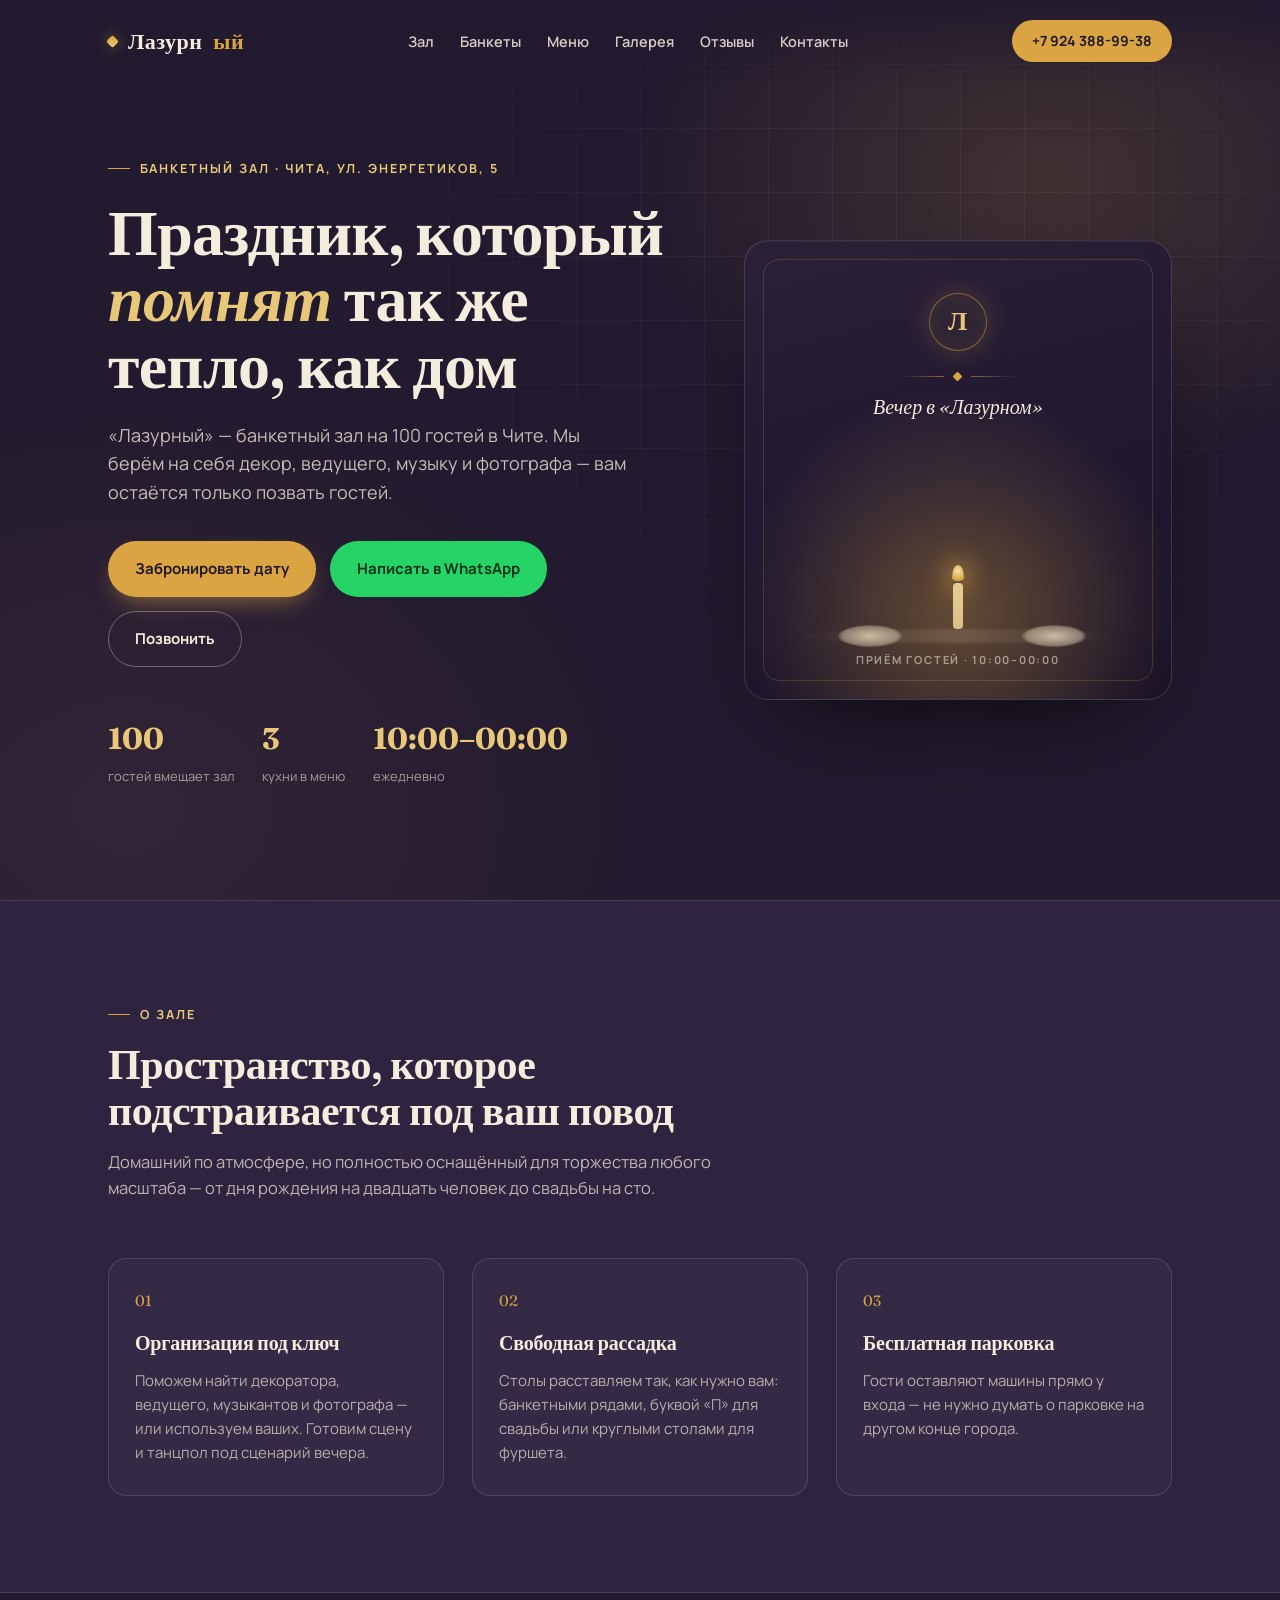
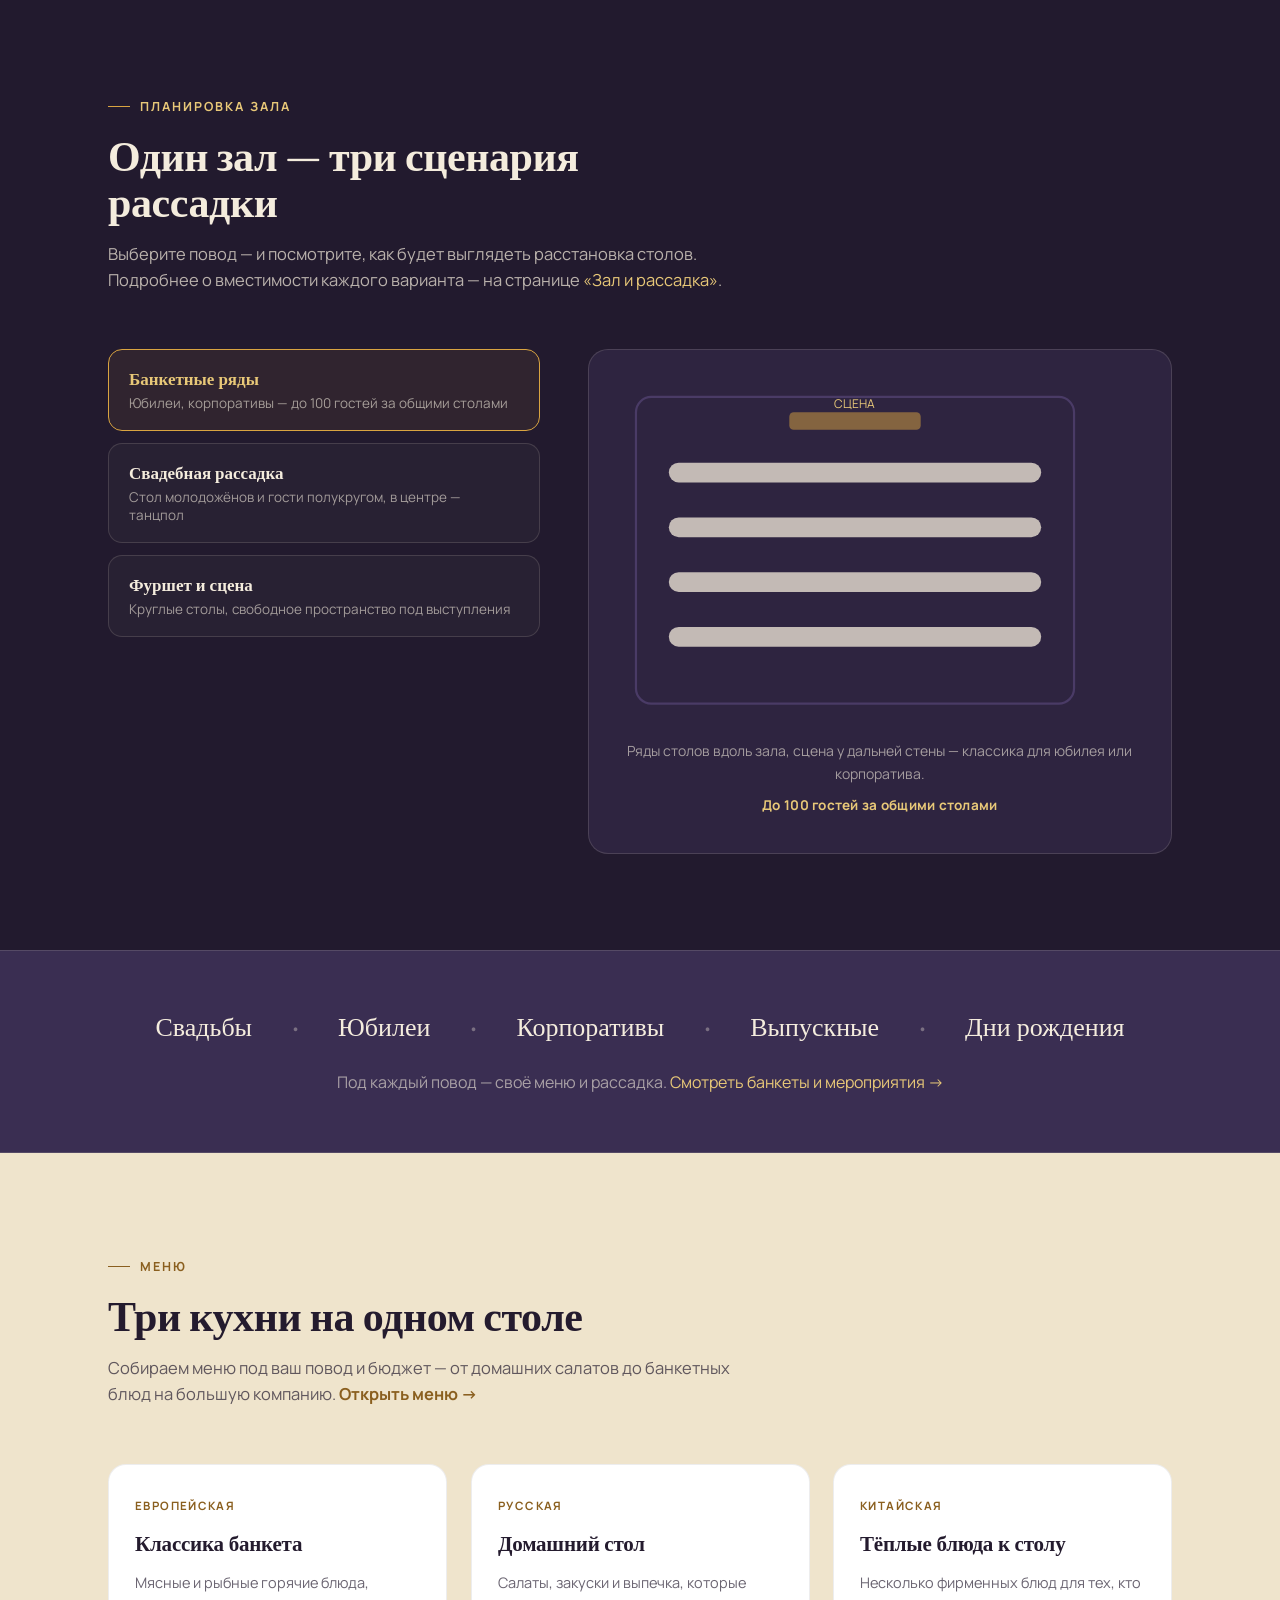
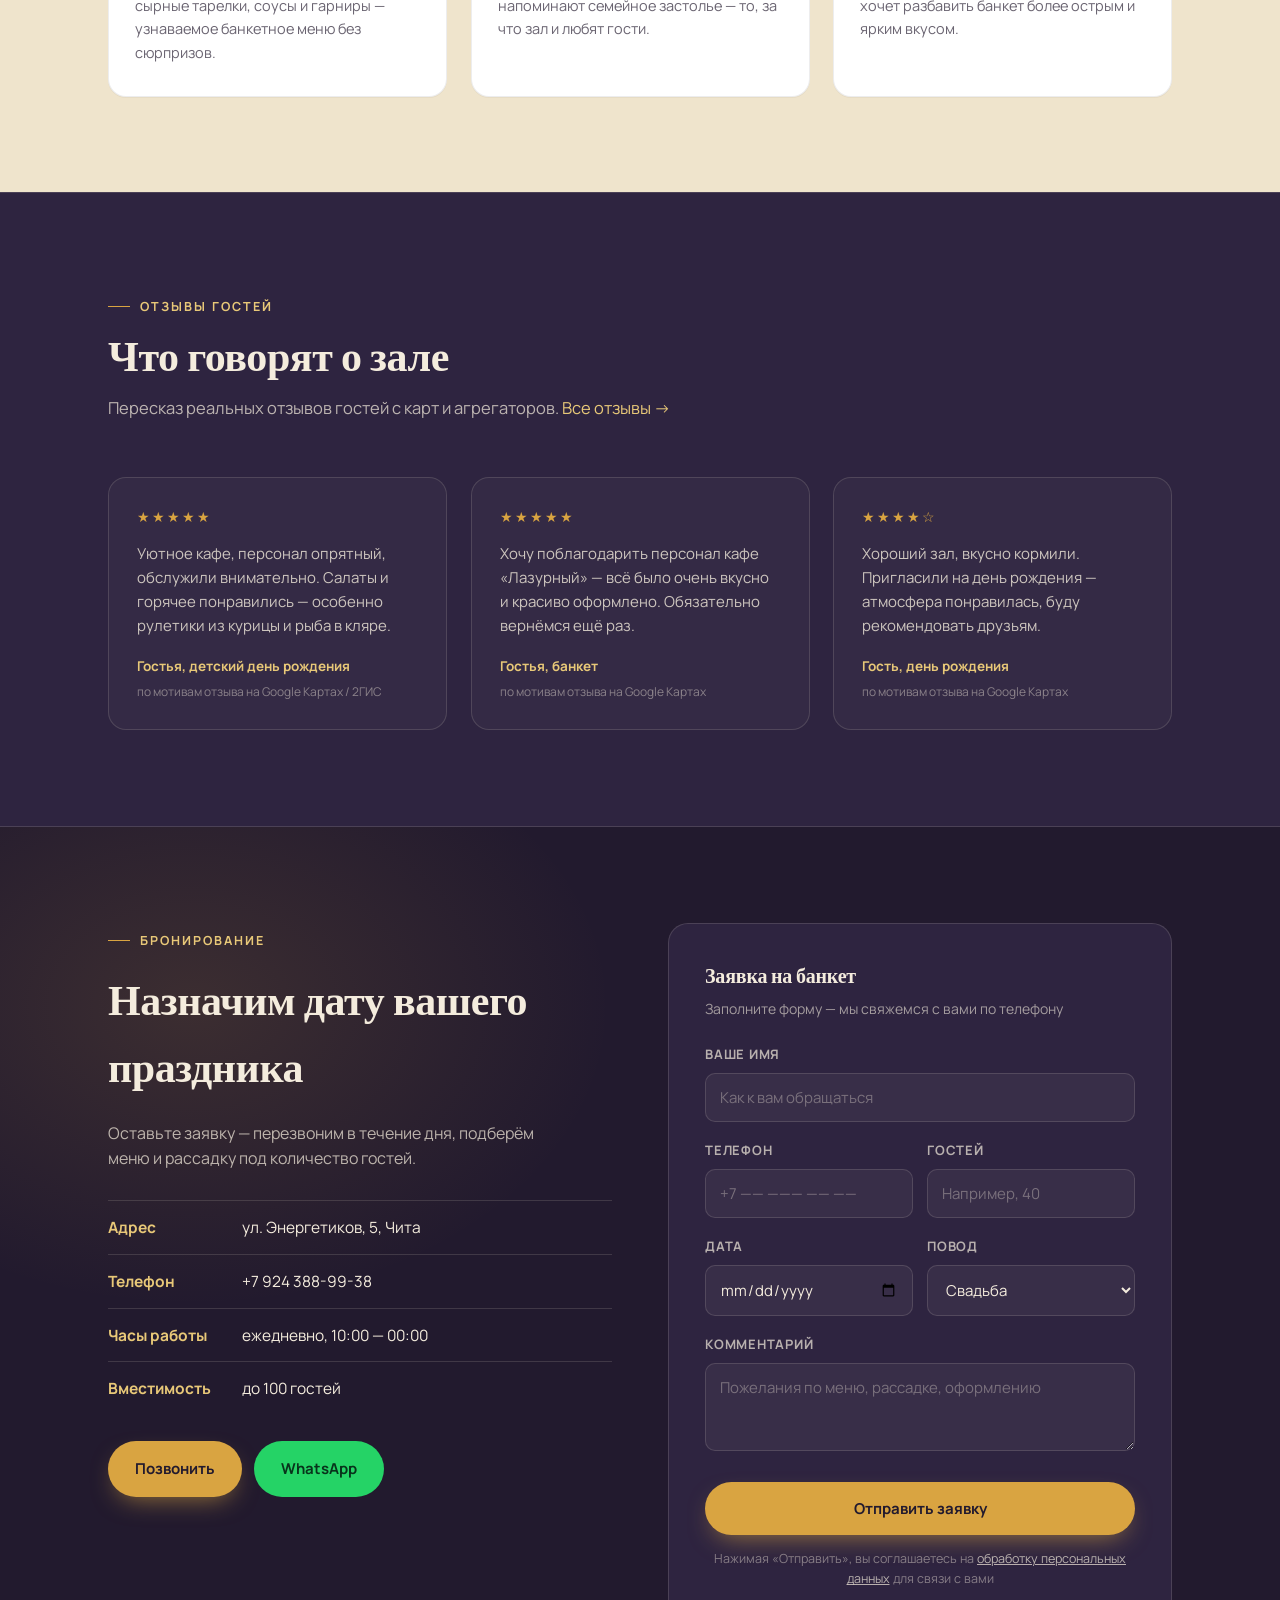
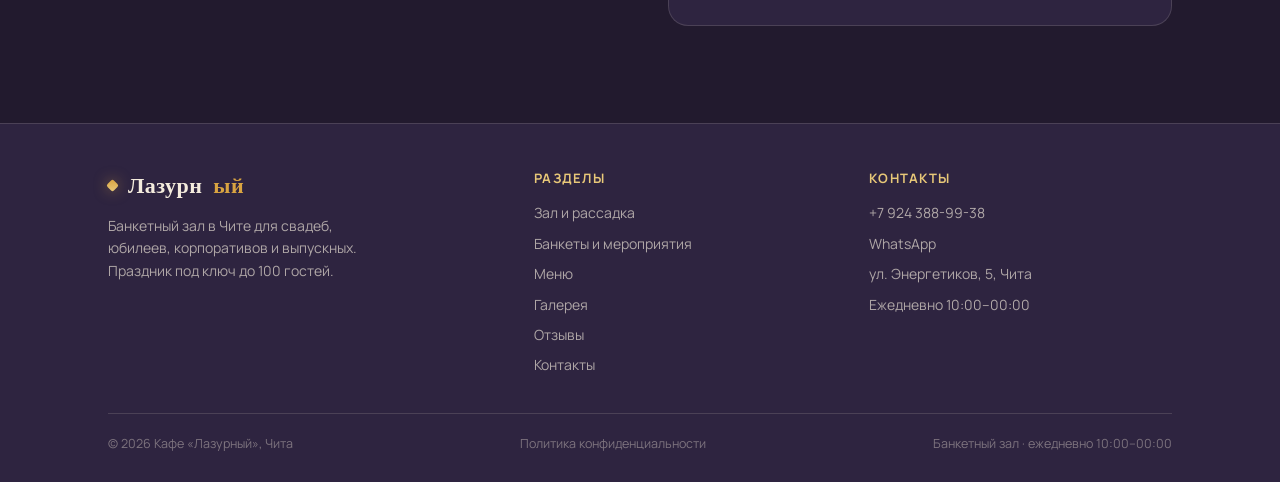
<file: index.html>
<!DOCTYPE html>
<html lang="ru">
<head>
<meta charset="UTF-8">
<meta name="viewport" content="width=device-width, initial-scale=1.0">
<title>Банкетный зал «Лазурный» в Чите — свадьбы, юбилеи, корпоративы до 100 гостей</title>
<meta name="description" content="Банкетный зал «Лазурный» в Чите, ул. Энергетиков, 5. До 100 гостей, три кухни, организация праздника под ключ: свадьбы, юбилеи, корпоративы, выпускные. Тел. +7 924 388-99-38.">
<link rel="canonical" href="https://lazurny-chita.ru/">
<meta name="theme-color" content="#221A2E">
<link rel="icon" href="/assets/favicon.svg" type="image/svg+xml">

<!-- Open Graph -->
<meta property="og:type" content="website">
<meta property="og:site_name" content="Банкетный зал «Лазурный»">
<meta property="og:title" content="Банкетный зал «Лазурный» в Чите — праздник под ключ">
<meta property="og:description" content="До 100 гостей, три кухни, декор, ведущий, музыканты и фотограф. ул. Энергетиков, 5, Чита.">
<meta property="og:url" content="https://lazurny-chita.ru/">
<meta property="og:image" content="https://lazurny-chita.ru/photos/exterior/exterior-facade.jpg">
<meta property="og:locale" content="ru_RU">
<meta name="twitter:card" content="summary_large_image">

<link rel="preconnect" href="https://fonts.googleapis.com">
<link rel="preconnect" href="https://fonts.gstatic.com" crossorigin>
<link href="https://fonts.googleapis.com/css2?family=Fraunces:opsz,wght@9..144,400;9..144,500;9..144,600;9..144,700&family=Manrope:wght@400;500;600;700;800&display=swap" rel="stylesheet">
<link rel="stylesheet" href="/assets/css/styles.css">

<!-- Schema.org: LocalBusiness / Restaurant -->
<script type="application/ld+json">
{
  "@context": "https://schema.org",
  "@type": "Restaurant",
  "name": "Кафе «Лазурный» — банкетный зал",
  "description": "Банкетный зал в Чите для свадеб, юбилеев, корпоративов и выпускных. Вместимость до 100 гостей, организация праздника под ключ.",
  "url": "https://lazurny-chita.ru/",
  "telephone": "+79243889938",
  "servesCuisine": ["Европейская", "Русская", "Китайская"],
  "priceRange": "₽₽",
  "maximumAttendeeCapacity": 100,
  "address": {
    "@type": "PostalAddress",
    "streetAddress": "улица Энергетиков, 5",
    "addressLocality": "Чита",
    "addressCountry": "RU"
  },
  "openingHoursSpecification": {
    "@type": "OpeningHoursSpecification",
    "dayOfWeek": ["Monday","Tuesday","Wednesday","Thursday","Friday","Saturday","Sunday"],
    "opens": "10:00",
    "closes": "00:00"
  },
  "amenityFeature": [
    { "@type": "LocationFeatureSpecification", "name": "Бесплатная парковка", "value": true },
    { "@type": "LocationFeatureSpecification", "name": "Сцена и танцпол", "value": true }
  ]
}
</script>
</head>
<body>
<a class="skip-link" href="#main">К основному содержанию</a>

<!-- ======= HEADER ======= -->
<header id="siteHeader">
  <div class="wrap nav">
    <a href="/" class="logo" aria-label="Лазурный — на главную">Лазурн<span>ый</span></a>
    <nav class="nav-links" id="navLinks" aria-label="Основная навигация">
      <a href="/hall.html">Зал</a>
      <a href="/banquets.html">Банкеты</a>
      <a href="/menu.html">Меню</a>
      <a href="/gallery.html">Галерея</a>
      <a href="/reviews.html">Отзывы</a>
      <a href="/contacts.html">Контакты</a>
    </nav>
    <div class="nav-right">
      <a class="nav-cta" href="tel:+79243889938">+7 924 388-99-38</a>
      <button class="burger" aria-label="Меню" aria-expanded="false" aria-controls="navLinks">
        <span></span><span></span><span></span>
      </button>
    </div>
  </div>
</header>

<main id="main">

<!-- ======= HERO ======= -->
<section class="hero">
  <div class="wrap hero-grid">
    <div>
      <span class="eyebrow">Банкетный зал · Чита, ул. Энергетиков, 5</span>
      <h1>Праздник, который <em>помнят</em> так же тепло, как дом</h1>
      <p class="lead">«Лазурный» — банкетный зал на 100 гостей в Чите. Мы берём на себя декор, ведущего, музыку и фотографа — вам остаётся только позвать гостей.</p>
      <div class="hero-ctas">
        <a href="/contacts.html" class="btn btn-primary">Забронировать дату</a>
        <a href="https://wa.me/79243889938" class="btn btn-wa" target="_blank" rel="noopener">Написать в WhatsApp</a>
        <a href="tel:+79243889938" class="btn btn-ghost">Позвонить</a>
      </div>
      <div class="hero-stats">
        <div class="stat"><b>100</b><span>гостей вмещает зал</span></div>
        <div class="stat"><b>3</b><span>кухни в меню</span></div>
        <div class="stat"><b>10:00–00:00</b><span>ежедневно</span></div>
      </div>
    </div>
    <div class="scene" aria-hidden="true">
      <div class="scene-frame"></div>
      <div class="scene-crest">Л</div>
      <div class="scene-divider"><span class="scene-diamond"></span></div>
      <div class="scene-title">Вечер в «Лазурном»</div>
      <div class="table-setting"></div>
      <div class="plate p1"></div>
      <div class="plate p2"></div>
      <div class="candle"></div>
      <div class="flame"></div>
      <div class="scene-caption-bottom">Приём гостей · 10:00–00:00</div>
    </div>
  </div>
</section>

<!-- ======= ABOUT ======= -->
<section class="about" id="about">
  <div class="wrap">
    <div class="section-head">
      <span class="eyebrow">О зале</span>
      <h2>Пространство, которое подстраивается под ваш повод</h2>
      <p>Домашний по атмосфере, но полностью оснащённый для торжества любого масштаба — от дня рождения на двадцать человек до свадьбы на сто.</p>
    </div>
    <div class="about-grid">
      <div class="about-card">
        <span class="num">01</span>
        <h3>Организация под ключ</h3>
        <p>Поможем найти декоратора, ведущего, музыкантов и фотографа — или используем ваших. Готовим сцену и танцпол под сценарий вечера.</p>
      </div>
      <div class="about-card">
        <span class="num">02</span>
        <h3>Свободная рассадка</h3>
        <p>Столы расставляем так, как нужно вам: банкетными рядами, буквой «П» для свадьбы или круглыми столами для фуршета.</p>
      </div>
      <div class="about-card">
        <span class="num">03</span>
        <h3>Бесплатная парковка</h3>
        <p>Гости оставляют машины прямо у входа — не нужно думать о парковке на другом конце города.</p>
      </div>
    </div>
  </div>
</section>

<!-- ======= CONFIGURATOR (мини) ======= -->
<section class="configurator" id="config">
  <div class="wrap">
    <div class="section-head">
      <span class="eyebrow">Планировка зала</span>
      <h2>Один зал — три сценария рассадки</h2>
      <p>Выберите повод — и посмотрите, как будет выглядеть расстановка столов. Подробнее о вместимости каждого варианта — на странице <a href="/hall.html" style="color:var(--gold-soft)">«Зал и рассадка»</a>.</p>
    </div>
    <div class="config-shell">
      <div class="config-tabs" role="tablist" aria-label="Сценарии рассадки">
        <button class="config-tab active" data-target="banquet" role="tab" aria-selected="true">
          <b>Банкетные ряды</b>
          <span>Юбилеи, корпоративы — до 100 гостей за общими столами</span>
        </button>
        <button class="config-tab" data-target="wedding" role="tab" aria-selected="false">
          <b>Свадебная рассадка</b>
          <span>Стол молодожёнов и гости полукругом, в центре — танцпол</span>
        </button>
        <button class="config-tab" data-target="buffet" role="tab" aria-selected="false">
          <b>Фуршет и сцена</b>
          <span>Круглые столы, свободное пространство под выступления</span>
        </button>
      </div>
      <div class="config-stage">
        <div>
          <div id="stageArt"></div>
          <p class="config-caption" id="stageCaption"></p>
          <p class="config-capacity" id="stageCapacity"></p>
        </div>
      </div>
    </div>
  </div>
</section>

<!-- ======= OCCASIONS ======= -->
<section class="occasions">
  <div class="wrap">
    <div class="occ-row">
      <b>Свадьбы</b><span>·</span>
      <b>Юбилеи</b><span>·</span>
      <b>Корпоративы</b><span>·</span>
      <b>Выпускные</b><span>·</span>
      <b>Дни рождения</b>
    </div>
    <p class="center muted" style="margin-top:22px;">Под каждый повод — своё меню и рассадка. <a href="/banquets.html" style="color:var(--gold-soft)">Смотреть банкеты и мероприятия →</a></p>
  </div>
</section>

<!-- ======= CUISINE ======= -->
<section class="cuisine" id="cuisine">
  <div class="wrap">
    <div class="section-head">
      <span class="eyebrow">Меню</span>
      <h2>Три кухни на одном столе</h2>
      <p>Собираем меню под ваш повод и бюджет — от домашних салатов до банкетных блюд на большую компанию. <a href="/menu.html" style="color:#8a5f1f; font-weight:700;">Открыть меню →</a></p>
    </div>
    <div class="cuisine-grid">
      <div class="cuisine-card">
        <span class="tag">Европейская</span>
        <h3>Классика банкета</h3>
        <p>Мясные и рыбные горячие блюда, сырные тарелки, соусы и гарниры — узнаваемое банкетное меню без сюрпризов.</p>
      </div>
      <div class="cuisine-card">
        <span class="tag">Русская</span>
        <h3>Домашний стол</h3>
        <p>Салаты, закуски и выпечка, которые напоминают семейное застолье — то, за что зал и любят гости.</p>
      </div>
      <div class="cuisine-card">
        <span class="tag">Китайская</span>
        <h3>Тёплые блюда к столу</h3>
        <p>Несколько фирменных блюд для тех, кто хочет разбавить банкет более острым и ярким вкусом.</p>
      </div>
    </div>
  </div>
</section>

<!-- ======= TESTIMONIALS ======= -->
<section class="testimonials" id="reviews">
  <div class="wrap">
    <div class="section-head">
      <span class="eyebrow">Отзывы гостей</span>
      <h2>Что говорят о зале</h2>
      <p>Пересказ реальных отзывов гостей с карт и агрегаторов. <a href="/reviews.html" style="color:var(--gold-soft)">Все отзывы →</a></p>
    </div>
    <div class="t-grid">
      <div class="t-card">
        <div class="t-stars" aria-label="Оценка 5 из 5">★★★★★</div>
        <p>Уютное кафе, персонал опрятный, обслужили внимательно. Салаты и горячее понравились — особенно рулетики из курицы и рыба в кляре.</p>
        <div class="t-name">Гостья, детский день рождения</div>
        <div class="t-source">по мотивам отзыва на Google Картах / 2ГИС</div>
      </div>
      <div class="t-card">
        <div class="t-stars" aria-label="Оценка 5 из 5">★★★★★</div>
        <p>Хочу поблагодарить персонал кафе «Лазурный» — всё было очень вкусно и красиво оформлено. Обязательно вернёмся ещё раз.</p>
        <div class="t-name">Гостья, банкет</div>
        <div class="t-source">по мотивам отзыва на Google Картах</div>
      </div>
      <div class="t-card">
        <div class="t-stars" aria-label="Оценка 4 из 5">★★★★☆</div>
        <p>Хороший зал, вкусно кормили. Пригласили на день рождения — атмосфера понравилась, буду рекомендовать друзьям.</p>
        <div class="t-name">Гость, день рождения</div>
        <div class="t-source">по мотивам отзыва на Google Картах</div>
      </div>
    </div>
  </div>
</section>

<!-- ======= CONTACT / BOOKING ======= -->
<section class="contact" id="contact">
  <div class="wrap contact-grid">
    <div class="contact-info">
      <span class="eyebrow">Бронирование</span>
      <h2>Назначим дату вашего праздника</h2>
      <p>Оставьте заявку — перезвоним в течение дня, подберём меню и рассадку под количество гостей.</p>
      <div class="info-line"><b>Адрес</b> ул. Энергетиков, 5, Чита</div>
      <div class="info-line"><b>Телефон</b> <a href="tel:+79243889938">+7 924 388-99-38</a></div>
      <div class="info-line"><b>Часы работы</b> ежедневно, 10:00 — 00:00</div>
      <div class="info-line"><b>Вместимость</b> до 100 гостей</div>
      <div class="contact-actions">
        <a href="tel:+79243889938" class="btn btn-primary">Позвонить</a>
        <a href="https://wa.me/79243889938" class="btn btn-wa" target="_blank" rel="noopener">WhatsApp</a>
      </div>
    </div>
    <form class="book" id="bookForm" novalidate>
      <h3>Заявка на банкет</h3>
      <p class="sub">Заполните форму — мы свяжемся с вами по телефону</p>
      <div class="field">
        <label for="name">Ваше имя</label>
        <input id="name" name="name" type="text" placeholder="Как к вам обращаться" required>
      </div>
      <div class="field-row">
        <div class="field">
          <label for="phone">Телефон</label>
          <input id="phone" name="phone" type="tel" placeholder="+7 —— ——— —— ——" required>
        </div>
        <div class="field">
          <label for="guests">Гостей</label>
          <input id="guests" name="guests" type="number" placeholder="Например, 40" min="1" max="100">
        </div>
      </div>
      <div class="field-row">
        <div class="field">
          <label for="date">Дата</label>
          <input id="date" name="date" type="date">
        </div>
        <div class="field">
          <label for="occasion">Повод</label>
          <select id="occasion" name="occasion">
            <option>Свадьба</option>
            <option>Юбилей / день рождения</option>
            <option>Корпоратив</option>
            <option>Выпускной</option>
            <option>Другое</option>
          </select>
        </div>
      </div>
      <div class="field">
        <label for="comment">Комментарий</label>
        <textarea id="comment" name="comment" placeholder="Пожелания по меню, рассадке, оформлению"></textarea>
      </div>
      <button type="submit" class="btn btn-primary">Отправить заявку</button>
      <div class="form-status" role="status" aria-live="polite"></div>
      <p class="form-note">Нажимая «Отправить», вы соглашаетесь на <a href="/privacy.html" style="color:rgba(244,236,221,0.7); text-decoration:underline;">обработку персональных данных</a> для связи с вами</p>
    </form>
  </div>
</section>

</main>

<!-- ======= FOOTER ======= -->
<footer>
  <div class="wrap">
    <div class="footer-top">
      <div class="footer-col footer-brand">
        <div class="logo">Лазурн<span>ый</span></div>
        <p class="muted">Банкетный зал в Чите для свадеб, юбилеев, корпоративов и выпускных. Праздник под ключ до 100 гостей.</p>
      </div>
      <div class="footer-col">
        <h4>Разделы</h4>
        <a href="/hall.html">Зал и рассадка</a>
        <a href="/banquets.html">Банкеты и мероприятия</a>
        <a href="/menu.html">Меню</a>
        <a href="/gallery.html">Галерея</a>
        <a href="/reviews.html">Отзывы</a>
        <a href="/contacts.html">Контакты</a>
      </div>
      <div class="footer-col">
        <h4>Контакты</h4>
        <a href="tel:+79243889938">+7 924 388-99-38</a>
        <a href="https://wa.me/79243889938" target="_blank" rel="noopener">WhatsApp</a>
        <p>ул. Энергетиков, 5, Чита</p>
        <p>Ежедневно 10:00–00:00</p>
      </div>
    </div>
    <div class="footer-fine">
      <span>© <span id="year">2026</span> Кафе «Лазурный», Чита</span>
      <a href="/privacy.html">Политика конфиденциальности</a>
      <span>Банкетный зал · ежедневно 10:00–00:00</span>
    </div>
  </div>
</footer>

<!-- ======= STICKY MOBILE CTA ======= -->
<div class="sticky-cta">
  <a href="tel:+79243889938" class="btn btn-primary">Позвонить</a>
  <a href="/contacts.html" class="btn btn-ghost">Заявка</a>
</div>

<script src="/assets/js/main.js" defer></script>
</body>
</html>
</file>
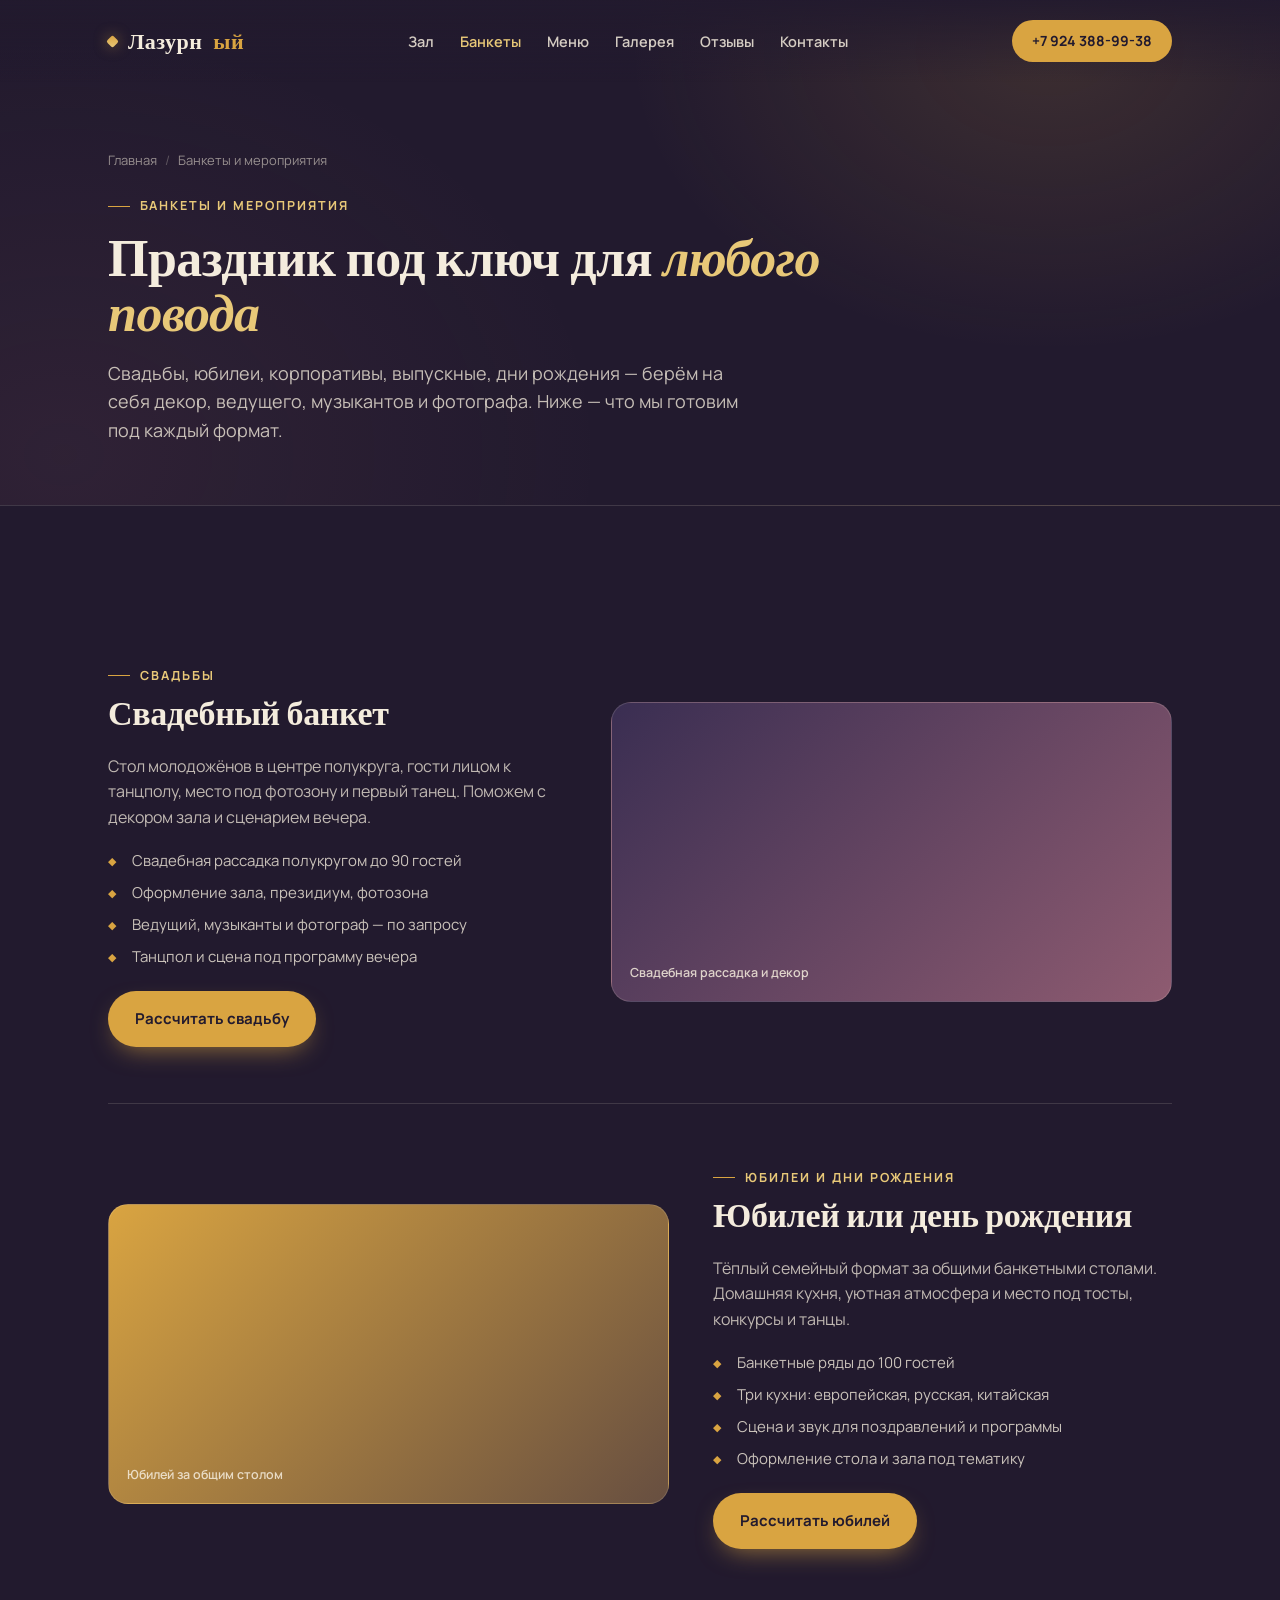
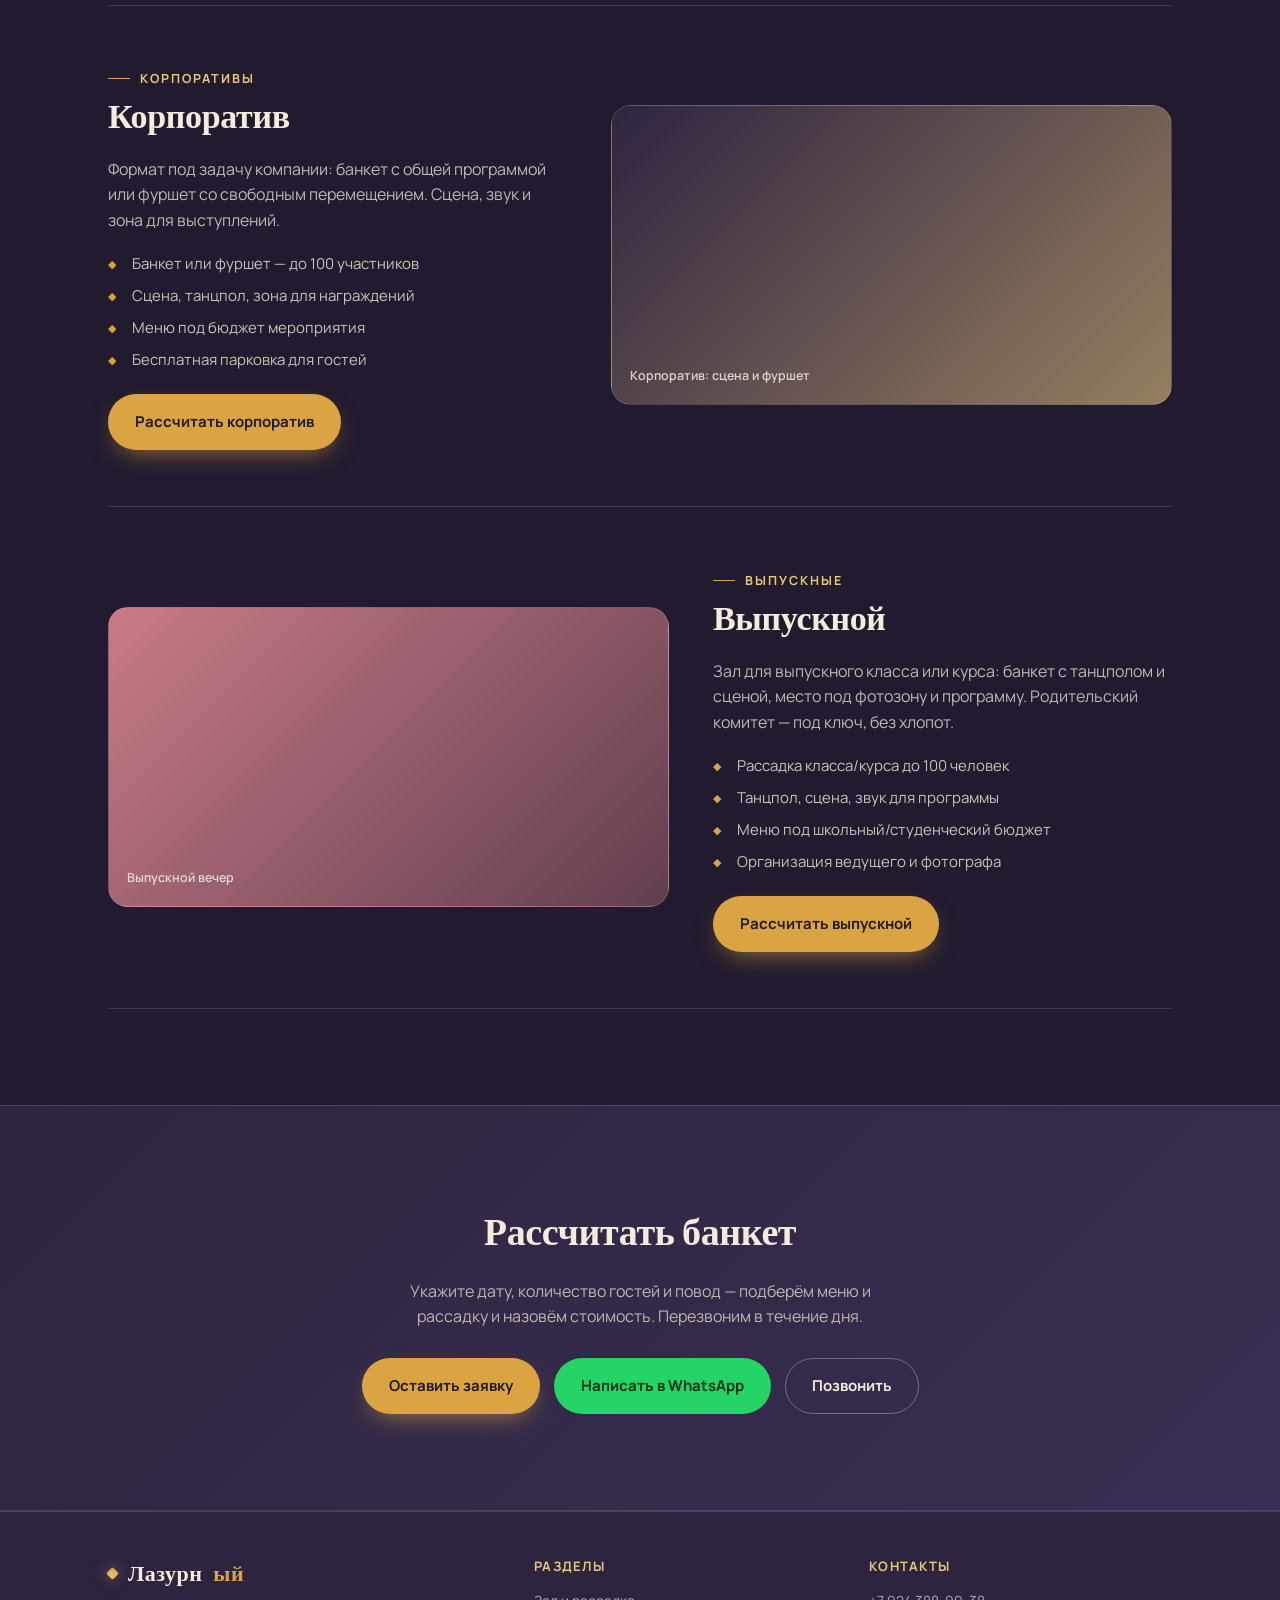
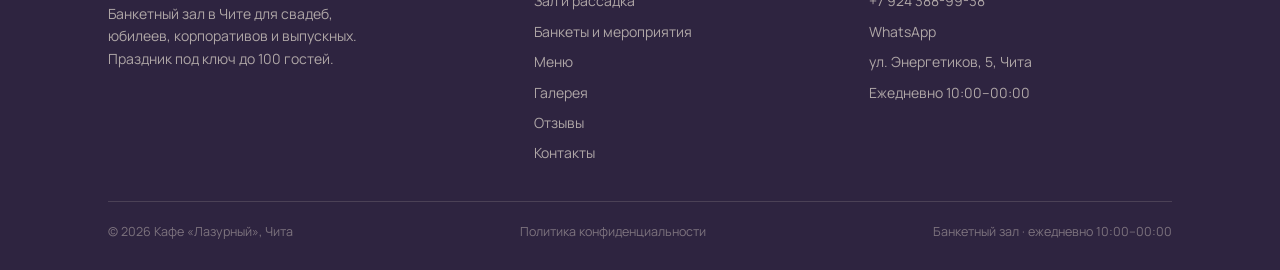
<file: banquets.html>
<!DOCTYPE html>
<html lang="ru">
<head>
<meta charset="UTF-8">
<meta name="viewport" content="width=device-width, initial-scale=1.0">
<title>Банкеты и мероприятия — свадьбы, юбилеи, корпоративы, выпускные в Чите</title>
<meta name="description" content="Организация банкетов в Чите под ключ: свадьбы, юбилеи и дни рождения, корпоративы, выпускные. Зал «Лазурный» до 100 гостей, декор, ведущий, музыканты, фотограф. Рассчитаем банкет.">
<link rel="canonical" href="https://lazurny-chita.ru/banquets.html">
<meta name="theme-color" content="#221A2E">
<link rel="icon" href="/assets/favicon.svg" type="image/svg+xml">
<meta property="og:type" content="website">
<meta property="og:site_name" content="Банкетный зал «Лазурный»">
<meta property="og:title" content="Банкеты и мероприятия в Чите — «Лазурный»">
<meta property="og:description" content="Свадьбы, юбилеи, корпоративы и выпускные под ключ. До 100 гостей.">
<meta property="og:url" content="https://lazurny-chita.ru/banquets.html">
<meta property="og:image" content="https://lazurny-chita.ru/photos/events/event-wedding-01.jpg">
<meta property="og:locale" content="ru_RU">
<link rel="preconnect" href="https://fonts.googleapis.com">
<link rel="preconnect" href="https://fonts.gstatic.com" crossorigin>
<link href="https://fonts.googleapis.com/css2?family=Fraunces:opsz,wght@9..144,400;9..144,500;9..144,600;9..144,700&family=Manrope:wght@400;500;600;700;800&display=swap" rel="stylesheet">
<link rel="stylesheet" href="/assets/css/styles.css">
</head>
<body>
<a class="skip-link" href="#main">К основному содержанию</a>

<header id="siteHeader">
  <div class="wrap nav">
    <a href="/" class="logo" aria-label="Лазурный — на главную">Лазурн<span>ый</span></a>
    <nav class="nav-links" id="navLinks" aria-label="Основная навигация">
      <a href="/hall.html">Зал</a>
      <a href="/banquets.html" class="current">Банкеты</a>
      <a href="/menu.html">Меню</a>
      <a href="/gallery.html">Галерея</a>
      <a href="/reviews.html">Отзывы</a>
      <a href="/contacts.html">Контакты</a>
    </nav>
    <div class="nav-right">
      <a class="nav-cta" href="tel:+79243889938">+7 924 388-99-38</a>
      <button class="burger" aria-label="Меню" aria-expanded="false" aria-controls="navLinks"><span></span><span></span><span></span></button>
    </div>
  </div>
</header>

<main id="main">

<section class="page-hero">
  <div class="wrap">
    <nav class="breadcrumbs" aria-label="Хлебные крошки">
      <a href="/">Главная</a><span>/</span>Банкеты и мероприятия
    </nav>
    <span class="eyebrow">Банкеты и мероприятия</span>
    <h1>Праздник под ключ для <em>любого повода</em></h1>
    <p class="lead">Свадьбы, юбилеи, корпоративы, выпускные, дни рождения — берём на себя декор, ведущего, музыкантов и фотографа. Ниже — что мы готовим под каждый формат.</p>
  </div>
</section>

<section>
  <div class="wrap">

    <article class="event-block" id="wedding">
      <div>
        <span class="eyebrow">Свадьбы</span>
        <h2>Свадебный банкет</h2>
        <p>Стол молодожёнов в центре полукруга, гости лицом к танцполу, место под фотозону и первый танец. Поможем с декором зала и сценарием вечера.</p>
        <ul>
          <li>Свадебная рассадка полукругом до 90 гостей</li>
          <li>Оформление зала, президиум, фотозона</li>
          <li>Ведущий, музыканты и фотограф — по запросу</li>
          <li>Танцпол и сцена под программу вечера</li>
        </ul>
        <a href="/contacts.html?occasion=wedding" class="btn btn-primary">Рассчитать свадьбу</a>
      </div>
      <div class="event-visual ev-wedding"><span>Свадебная рассадка и декор</span></div>
    </article>

    <article class="event-block" id="jubilee">
      <div>
        <span class="eyebrow">Юбилеи и дни рождения</span>
        <h2>Юбилей или день рождения</h2>
        <p>Тёплый семейный формат за общими банкетными столами. Домашняя кухня, уютная атмосфера и место под тосты, конкурсы и танцы.</p>
        <ul>
          <li>Банкетные ряды до 100 гостей</li>
          <li>Три кухни: европейская, русская, китайская</li>
          <li>Сцена и звук для поздравлений и программы</li>
          <li>Оформление стола и зала под тематику</li>
        </ul>
        <a href="/contacts.html?occasion=jubilee" class="btn btn-primary">Рассчитать юбилей</a>
      </div>
      <div class="event-visual ev-jubilee"><span>Юбилей за общим столом</span></div>
    </article>

    <article class="event-block" id="corporate">
      <div>
        <span class="eyebrow">Корпоративы</span>
        <h2>Корпоратив</h2>
        <p>Формат под задачу компании: банкет с общей программой или фуршет со свободным перемещением. Сцена, звук и зона для выступлений.</p>
        <ul>
          <li>Банкет или фуршет — до 100 участников</li>
          <li>Сцена, танцпол, зона для награждений</li>
          <li>Меню под бюджет мероприятия</li>
          <li>Бесплатная парковка для гостей</li>
        </ul>
        <a href="/contacts.html?occasion=corporate" class="btn btn-primary">Рассчитать корпоратив</a>
      </div>
      <div class="event-visual ev-corporate"><span>Корпоратив: сцена и фуршет</span></div>
    </article>

    <article class="event-block" id="graduation">
      <div>
        <span class="eyebrow">Выпускные</span>
        <h2>Выпускной</h2>
        <p>Зал для выпускного класса или курса: банкет с танцполом и сценой, место под фотозону и программу. Родительский комитет — под ключ, без хлопот.</p>
        <ul>
          <li>Рассадка класса/курса до 100 человек</li>
          <li>Танцпол, сцена, звук для программы</li>
          <li>Меню под школьный/студенческий бюджет</li>
          <li>Организация ведущего и фотографа</li>
        </ul>
        <a href="/contacts.html?occasion=graduation" class="btn btn-primary">Рассчитать выпускной</a>
      </div>
      <div class="event-visual ev-graduation"><span>Выпускной вечер</span></div>
    </article>

  </div>
</section>

<section class="cta-band">
  <div class="wrap">
    <h2>Рассчитать банкет</h2>
    <p>Укажите дату, количество гостей и повод — подберём меню и рассадку и назовём стоимость. Перезвоним в течение дня.</p>
    <div class="hero-ctas">
      <a href="/contacts.html" class="btn btn-primary">Оставить заявку</a>
      <a href="https://wa.me/79243889938" class="btn btn-wa" target="_blank" rel="noopener">Написать в WhatsApp</a>
      <a href="tel:+79243889938" class="btn btn-ghost">Позвонить</a>
    </div>
  </div>
</section>

</main>

<footer>
  <div class="wrap">
    <div class="footer-top">
      <div class="footer-col footer-brand">
        <div class="logo">Лазурн<span>ый</span></div>
        <p class="muted">Банкетный зал в Чите для свадеб, юбилеев, корпоративов и выпускных. Праздник под ключ до 100 гостей.</p>
      </div>
      <div class="footer-col">
        <h4>Разделы</h4>
        <a href="/hall.html">Зал и рассадка</a>
        <a href="/banquets.html">Банкеты и мероприятия</a>
        <a href="/menu.html">Меню</a>
        <a href="/gallery.html">Галерея</a>
        <a href="/reviews.html">Отзывы</a>
        <a href="/contacts.html">Контакты</a>
      </div>
      <div class="footer-col">
        <h4>Контакты</h4>
        <a href="tel:+79243889938">+7 924 388-99-38</a>
        <a href="https://wa.me/79243889938" target="_blank" rel="noopener">WhatsApp</a>
        <p>ул. Энергетиков, 5, Чита</p>
        <p>Ежедневно 10:00–00:00</p>
      </div>
    </div>
    <div class="footer-fine">
      <span>© <span id="year">2026</span> Кафе «Лазурный», Чита</span>
      <a href="/privacy.html">Политика конфиденциальности</a>
      <span>Банкетный зал · ежедневно 10:00–00:00</span>
    </div>
  </div>
</footer>

<div class="sticky-cta">
  <a href="tel:+79243889938" class="btn btn-primary">Позвонить</a>
  <a href="/contacts.html" class="btn btn-ghost">Заявка</a>
</div>

<script src="/assets/js/main.js" defer></script>
</body>
</html>
</file>
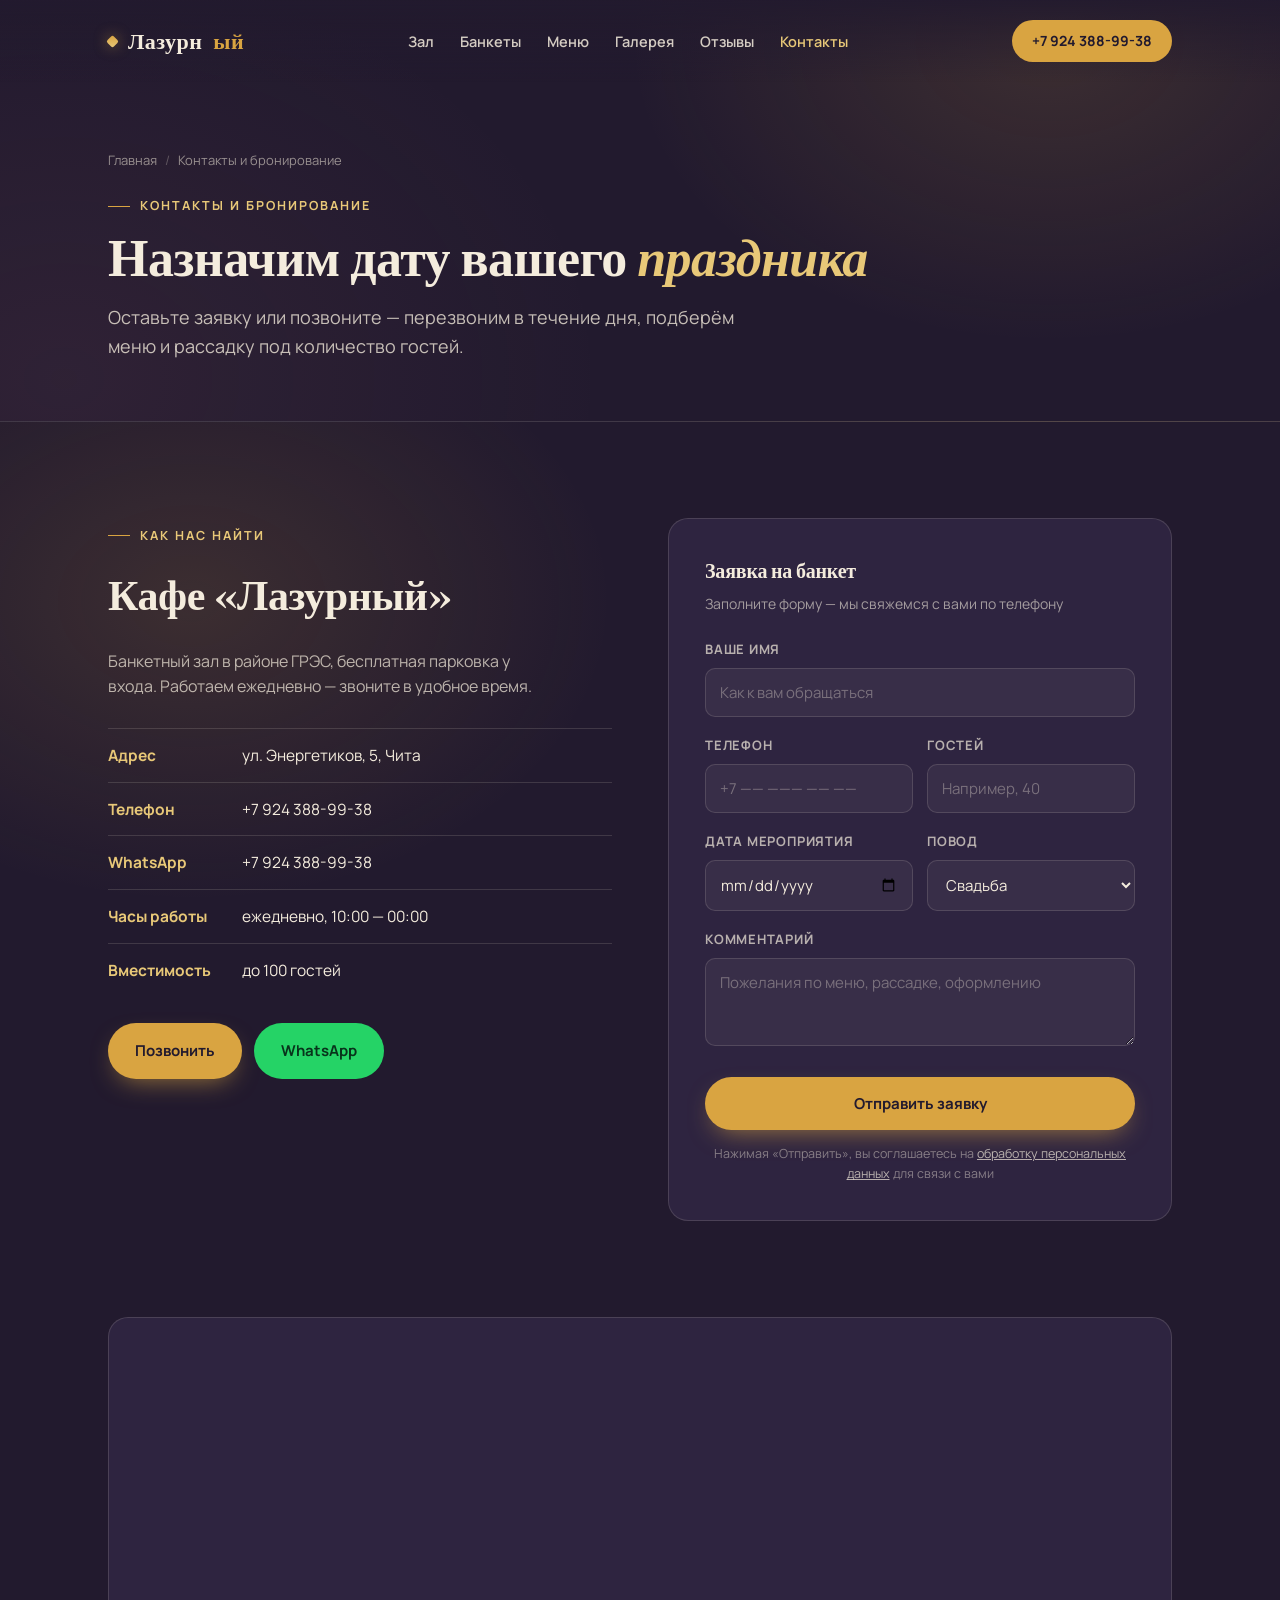
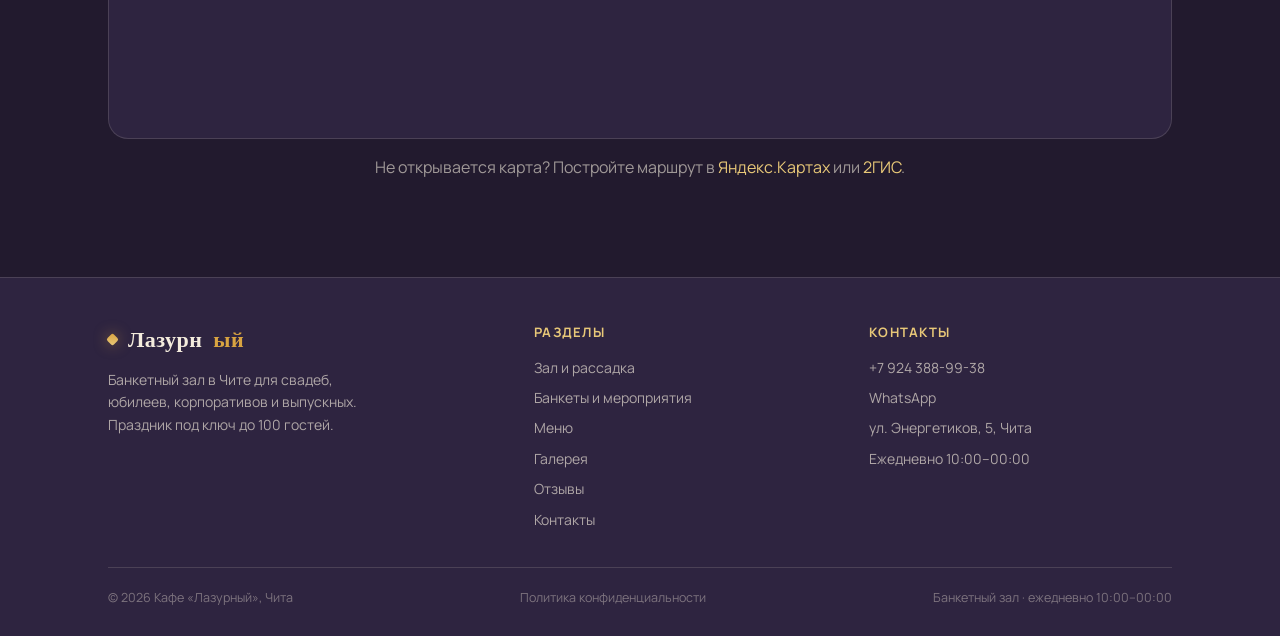
<file: contacts.html>
<!DOCTYPE html>
<html lang="ru">
<head>
<meta charset="UTF-8">
<meta name="viewport" content="width=device-width, initial-scale=1.0">
<title>Контакты и бронирование — банкетный зал «Лазурный», Чита, ул. Энергетиков, 5</title>
<meta name="description" content="Контакты банкетного зала «Лазурный» в Чите: ул. Энергетиков, 5, телефон +7 924 388-99-38, ежедневно 10:00–00:00. Карта проезда и форма заявки на банкет.">
<link rel="canonical" href="https://lazurny-chita.ru/contacts.html">
<meta name="theme-color" content="#221A2E">
<link rel="icon" href="/assets/favicon.svg" type="image/svg+xml">
<meta property="og:type" content="website">
<meta property="og:site_name" content="Банкетный зал «Лазурный»">
<meta property="og:title" content="Контакты и бронирование — «Лазурный», Чита">
<meta property="og:description" content="ул. Энергетиков, 5, Чита · +7 924 388-99-38 · ежедневно 10:00–00:00. Карта и форма заявки.">
<meta property="og:url" content="https://lazurny-chita.ru/contacts.html">
<meta property="og:image" content="https://lazurny-chita.ru/photos/exterior/exterior-facade.jpg">
<meta property="og:locale" content="ru_RU">
<link rel="preconnect" href="https://fonts.googleapis.com">
<link rel="preconnect" href="https://fonts.gstatic.com" crossorigin>
<link href="https://fonts.googleapis.com/css2?family=Fraunces:opsz,wght@9..144,400;9..144,500;9..144,600;9..144,700&family=Manrope:wght@400;500;600;700;800&display=swap" rel="stylesheet">
<link rel="stylesheet" href="/assets/css/styles.css">

<!-- Schema.org: LocalBusiness / Restaurant -->
<script type="application/ld+json">
{
  "@context": "https://schema.org",
  "@type": "Restaurant",
  "name": "Кафе «Лазурный» — банкетный зал",
  "url": "https://lazurny-chita.ru/contacts.html",
  "telephone": "+79243889938",
  "servesCuisine": ["Европейская", "Русская", "Китайская"],
  "priceRange": "₽₽",
  "maximumAttendeeCapacity": 100,
  "address": {
    "@type": "PostalAddress",
    "streetAddress": "улица Энергетиков, 5",
    "addressLocality": "Чита",
    "addressCountry": "RU"
  },
  "openingHoursSpecification": {
    "@type": "OpeningHoursSpecification",
    "dayOfWeek": ["Monday","Tuesday","Wednesday","Thursday","Friday","Saturday","Sunday"],
    "opens": "10:00",
    "closes": "00:00"
  }
}
</script>
</head>
<body>
<a class="skip-link" href="#main">К основному содержанию</a>

<header id="siteHeader">
  <div class="wrap nav">
    <a href="/" class="logo" aria-label="Лазурный — на главную">Лазурн<span>ый</span></a>
    <nav class="nav-links" id="navLinks" aria-label="Основная навигация">
      <a href="/hall.html">Зал</a>
      <a href="/banquets.html">Банкеты</a>
      <a href="/menu.html">Меню</a>
      <a href="/gallery.html">Галерея</a>
      <a href="/reviews.html">Отзывы</a>
      <a href="/contacts.html" class="current">Контакты</a>
    </nav>
    <div class="nav-right">
      <a class="nav-cta" href="tel:+79243889938">+7 924 388-99-38</a>
      <button class="burger" aria-label="Меню" aria-expanded="false" aria-controls="navLinks"><span></span><span></span><span></span></button>
    </div>
  </div>
</header>

<main id="main">

<section class="page-hero">
  <div class="wrap">
    <nav class="breadcrumbs" aria-label="Хлебные крошки">
      <a href="/">Главная</a><span>/</span>Контакты и бронирование
    </nav>
    <span class="eyebrow">Контакты и бронирование</span>
    <h1>Назначим дату вашего <em>праздника</em></h1>
    <p class="lead">Оставьте заявку или позвоните — перезвоним в течение дня, подберём меню и рассадку под количество гостей.</p>
  </div>
</section>

<section class="contact">
  <div class="wrap contact-grid">
    <div class="contact-info">
      <span class="eyebrow">Как нас найти</span>
      <h2>Кафе «Лазурный»</h2>
      <p>Банкетный зал в районе ГРЭС, бесплатная парковка у входа. Работаем ежедневно — звоните в удобное время.</p>
      <div class="info-line"><b>Адрес</b> ул. Энергетиков, 5, Чита</div>
      <div class="info-line"><b>Телефон</b> <a href="tel:+79243889938">+7 924 388-99-38</a></div>
      <div class="info-line"><b>WhatsApp</b> <a href="https://wa.me/79243889938" target="_blank" rel="noopener">+7 924 388-99-38</a></div>
      <div class="info-line"><b>Часы работы</b> ежедневно, 10:00 — 00:00</div>
      <div class="info-line"><b>Вместимость</b> до 100 гостей</div>
      <div class="contact-actions">
        <a href="tel:+79243889938" class="btn btn-primary">Позвонить</a>
        <a href="https://wa.me/79243889938" class="btn btn-wa" target="_blank" rel="noopener">WhatsApp</a>
      </div>
    </div>

    <form class="book" id="bookForm" novalidate>
      <h3>Заявка на банкет</h3>
      <p class="sub">Заполните форму — мы свяжемся с вами по телефону</p>
      <div class="field">
        <label for="name">Ваше имя</label>
        <input id="name" name="name" type="text" placeholder="Как к вам обращаться" required>
      </div>
      <div class="field-row">
        <div class="field">
          <label for="phone">Телефон</label>
          <input id="phone" name="phone" type="tel" placeholder="+7 —— ——— —— ——" required>
        </div>
        <div class="field">
          <label for="guests">Гостей</label>
          <input id="guests" name="guests" type="number" placeholder="Например, 40" min="1" max="100">
        </div>
      </div>
      <div class="field-row">
        <div class="field">
          <label for="date">Дата мероприятия</label>
          <input id="date" name="date" type="date">
        </div>
        <div class="field">
          <label for="occasion">Повод</label>
          <select id="occasion" name="occasion">
            <option value="Свадьба" data-key="wedding">Свадьба</option>
            <option value="Юбилей / день рождения" data-key="jubilee">Юбилей / день рождения</option>
            <option value="Корпоратив" data-key="corporate">Корпоратив</option>
            <option value="Выпускной" data-key="graduation">Выпускной</option>
            <option value="Другое" data-key="other">Другое</option>
          </select>
        </div>
      </div>
      <div class="field">
        <label for="comment">Комментарий</label>
        <textarea id="comment" name="comment" placeholder="Пожелания по меню, рассадке, оформлению"></textarea>
      </div>
      <button type="submit" class="btn btn-primary">Отправить заявку</button>
      <div class="form-status" role="status" aria-live="polite"></div>
      <p class="form-note">Нажимая «Отправить», вы соглашаетесь на <a href="/privacy.html" style="color:rgba(244,236,221,0.7); text-decoration:underline;">обработку персональных данных</a> для связи с вами</p>
    </form>
  </div>
</section>

<section style="padding-top:0;">
  <div class="wrap">
    <div class="map-wrap">
      <iframe
        title="Карта проезда: Чита, ул. Энергетиков, 5"
        src="https://yandex.ru/map-widget/v1/?text=Чита%2C%20улица%20Энергетиков%2C%205&z=16"
        loading="lazy"
        referrerpolicy="no-referrer-when-downgrade"
        allowfullscreen></iframe>
    </div>
    <p class="muted center" style="margin-top:16px;">
      Не открывается карта? Постройте маршрут в
      <a href="https://yandex.ru/maps/?text=Чита%2C%20улица%20Энергетиков%2C%205" target="_blank" rel="noopener" style="color:var(--gold-soft)">Яндекс.Картах</a>
      или
      <a href="https://2gis.ru/chita/search/Энергетиков%205" target="_blank" rel="noopener" style="color:var(--gold-soft)">2ГИС</a>.
    </p>
  </div>
</section>

</main>

<footer>
  <div class="wrap">
    <div class="footer-top">
      <div class="footer-col footer-brand">
        <div class="logo">Лазурн<span>ый</span></div>
        <p class="muted">Банкетный зал в Чите для свадеб, юбилеев, корпоративов и выпускных. Праздник под ключ до 100 гостей.</p>
      </div>
      <div class="footer-col">
        <h4>Разделы</h4>
        <a href="/hall.html">Зал и рассадка</a>
        <a href="/banquets.html">Банкеты и мероприятия</a>
        <a href="/menu.html">Меню</a>
        <a href="/gallery.html">Галерея</a>
        <a href="/reviews.html">Отзывы</a>
        <a href="/contacts.html">Контакты</a>
      </div>
      <div class="footer-col">
        <h4>Контакты</h4>
        <a href="tel:+79243889938">+7 924 388-99-38</a>
        <a href="https://wa.me/79243889938" target="_blank" rel="noopener">WhatsApp</a>
        <p>ул. Энергетиков, 5, Чита</p>
        <p>Ежедневно 10:00–00:00</p>
      </div>
    </div>
    <div class="footer-fine">
      <span>© <span id="year">2026</span> Кафе «Лазурный», Чита</span>
      <a href="/privacy.html">Политика конфиденциальности</a>
      <span>Банкетный зал · ежедневно 10:00–00:00</span>
    </div>
  </div>
</footer>

<div class="sticky-cta">
  <a href="tel:+79243889938" class="btn btn-primary">Позвонить</a>
  <a href="#bookForm" class="btn btn-ghost">Заявка</a>
</div>

<script src="/assets/js/main.js" defer></script>
</body>
</html>
</file>
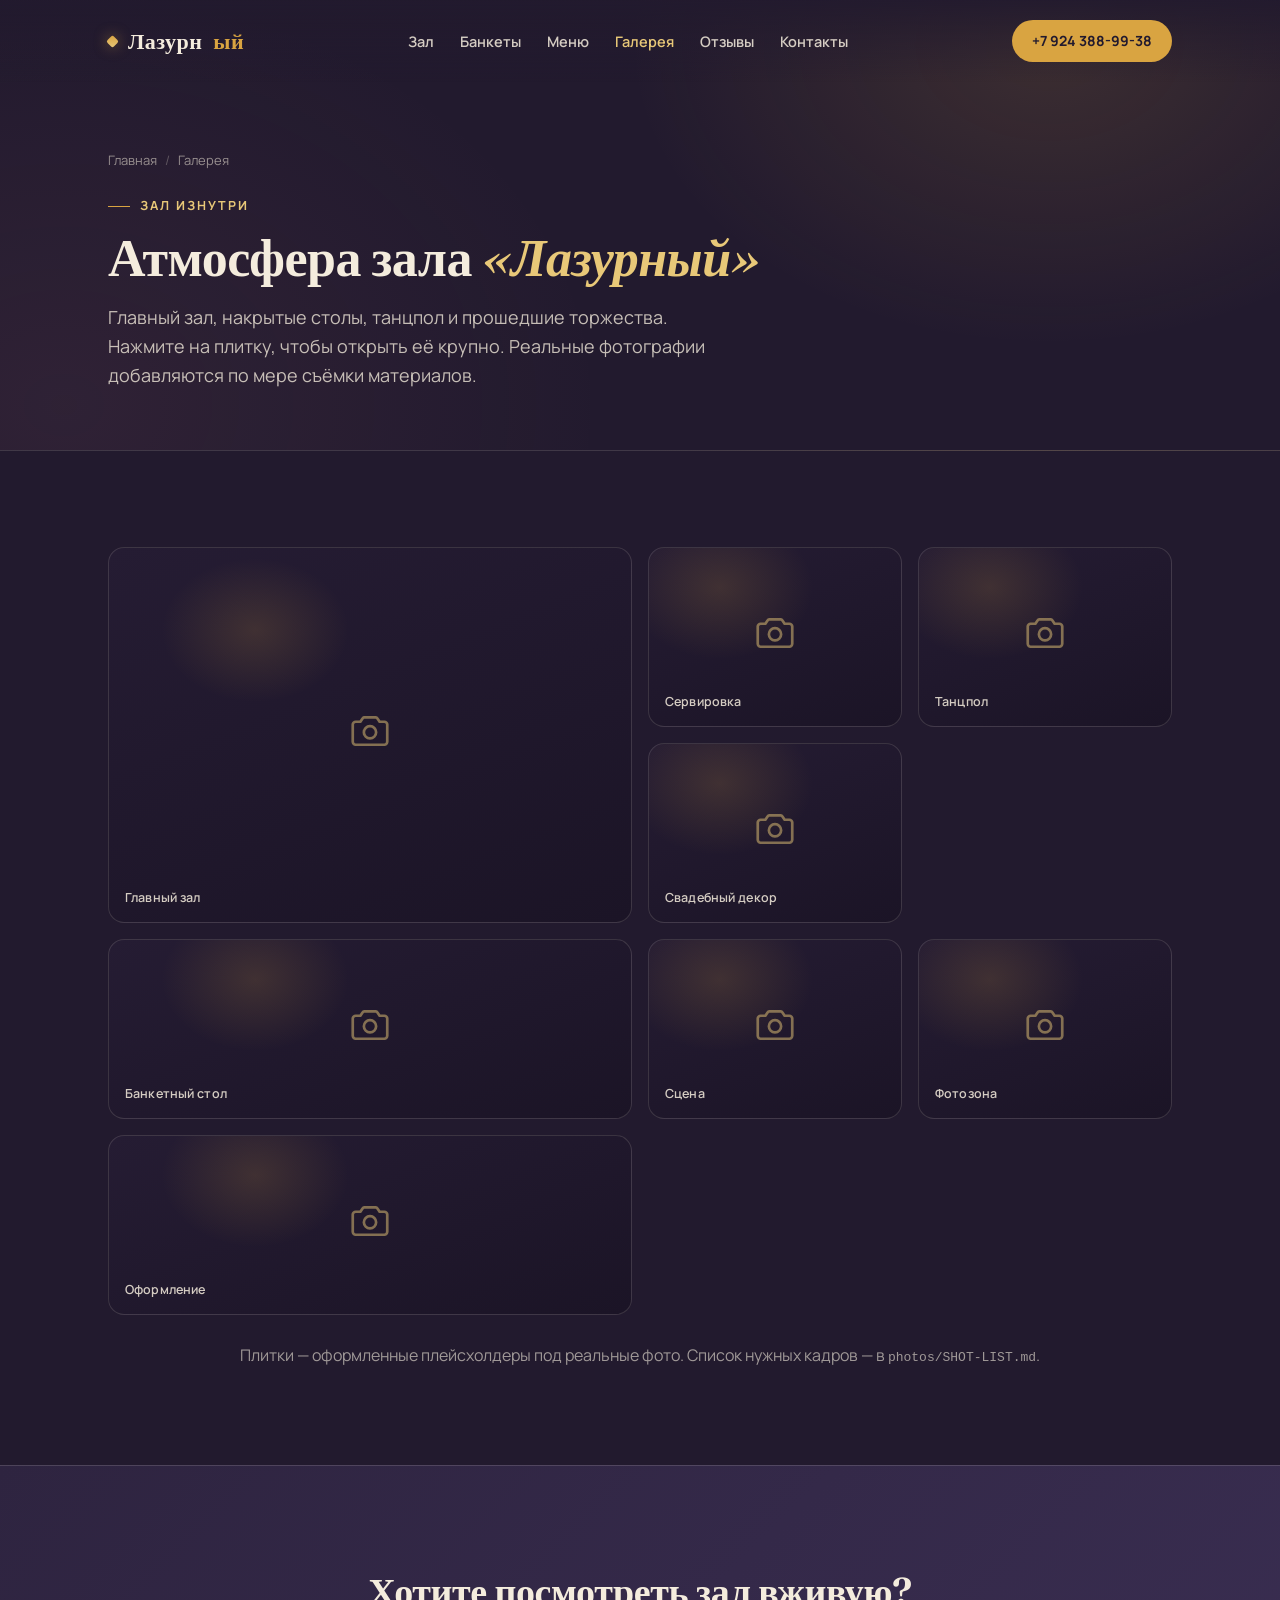
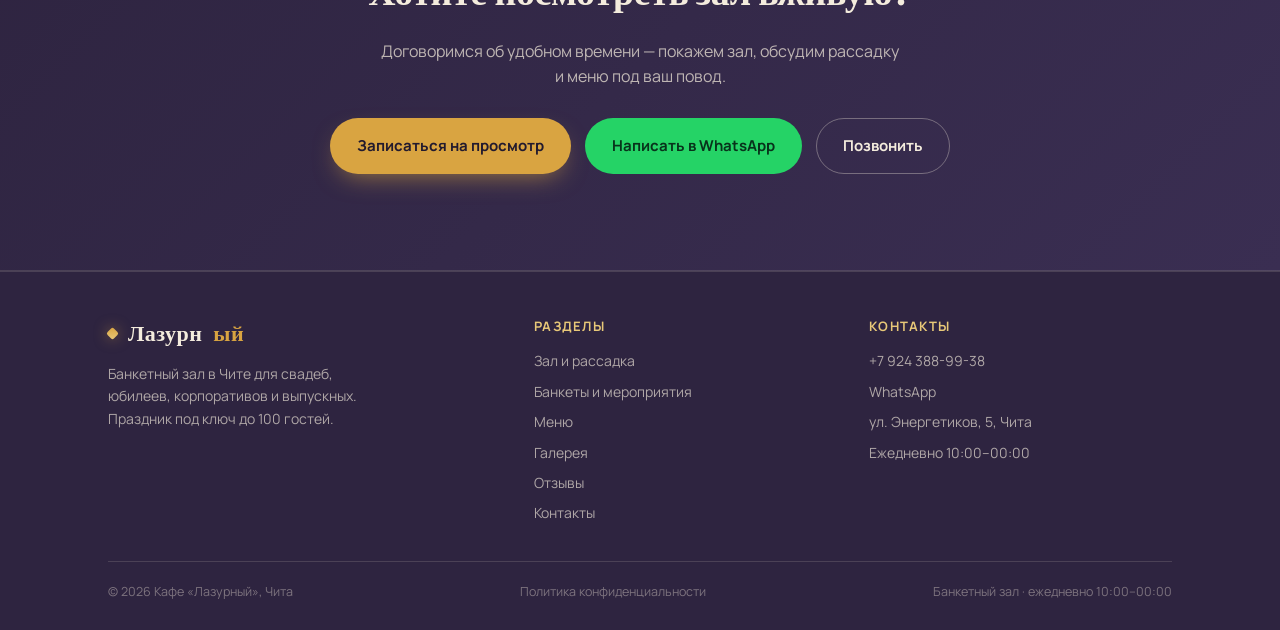
<file: gallery.html>
<!DOCTYPE html>
<html lang="ru">
<head>
<meta charset="UTF-8">
<meta name="viewport" content="width=device-width, initial-scale=1.0">
<title>Галерея банкетного зала «Лазурный» в Чите — фото зала, сервировки, мероприятий</title>
<meta name="description" content="Фотогалерея банкетного зала «Лазурный» в Чите: главный зал, сервировка, танцпол, свадебный декор и прошедшие торжества. Реальные фото добавляются по мере съёмки.">
<link rel="canonical" href="https://lazurny-chita.ru/gallery.html">
<meta name="theme-color" content="#221A2E">
<link rel="icon" href="/assets/favicon.svg" type="image/svg+xml">
<meta property="og:type" content="website">
<meta property="og:site_name" content="Банкетный зал «Лазурный»">
<meta property="og:title" content="Галерея — банкетный зал «Лазурный» в Чите">
<meta property="og:description" content="Фото зала, сервировки, танцпола и прошедших торжеств.">
<meta property="og:url" content="https://lazurny-chita.ru/gallery.html">
<meta property="og:image" content="https://lazurny-chita.ru/photos/hall/hall-wide-01.jpg">
<meta property="og:locale" content="ru_RU">
<link rel="preconnect" href="https://fonts.googleapis.com">
<link rel="preconnect" href="https://fonts.gstatic.com" crossorigin>
<link href="https://fonts.googleapis.com/css2?family=Fraunces:opsz,wght@9..144,400;9..144,500;9..144,600;9..144,700&family=Manrope:wght@400;500;600;700;800&display=swap" rel="stylesheet">
<link rel="stylesheet" href="/assets/css/styles.css">
</head>
<body>
<a class="skip-link" href="#main">К основному содержанию</a>

<header id="siteHeader">
  <div class="wrap nav">
    <a href="/" class="logo" aria-label="Лазурный — на главную">Лазурн<span>ый</span></a>
    <nav class="nav-links" id="navLinks" aria-label="Основная навигация">
      <a href="/hall.html">Зал</a>
      <a href="/banquets.html">Банкеты</a>
      <a href="/menu.html">Меню</a>
      <a href="/gallery.html" class="current">Галерея</a>
      <a href="/reviews.html">Отзывы</a>
      <a href="/contacts.html">Контакты</a>
    </nav>
    <div class="nav-right">
      <a class="nav-cta" href="tel:+79243889938">+7 924 388-99-38</a>
      <button class="burger" aria-label="Меню" aria-expanded="false" aria-controls="navLinks"><span></span><span></span><span></span></button>
    </div>
  </div>
</header>

<main id="main">

<section class="page-hero">
  <div class="wrap">
    <nav class="breadcrumbs" aria-label="Хлебные крошки">
      <a href="/">Главная</a><span>/</span>Галерея
    </nav>
    <span class="eyebrow">Зал изнутри</span>
    <h1>Атмосфера зала <em>«Лазурный»</em></h1>
    <p class="lead">Главный зал, накрытые столы, танцпол и прошедшие торжества. Нажмите на плитку, чтобы открыть её крупно. Реальные фотографии добавляются по мере съёмки материалов.</p>
  </div>
</section>

<section>
  <div class="wrap">
    <!-- Плитки-плейсхолдеры. Когда появятся фото — замените содержимое figure на:
         <img src="/photos/hall/hall-wide-01.jpg" alt="Главный зал кафе Лазурный" loading="lazy"> -->
    <div class="gallery-grid">
      <figure class="g1" data-caption="Главный зал — общий план"><svg class="gph-icon" viewBox="0 0 24 24" aria-hidden="true"><path d="M3 8.5A1.5 1.5 0 0 1 4.5 7H7l1.2-1.8A1 1 0 0 1 9 4.7h6a1 1 0 0 1 .8.5L17 7h2.5A1.5 1.5 0 0 1 21 8.5v9A1.5 1.5 0 0 1 19.5 19h-15A1.5 1.5 0 0 1 3 17.5z"/><circle cx="12" cy="12.5" r="3.2"/></svg><figcaption class="gallery-note">Главный зал</figcaption></figure>
      <figure class="g2" data-caption="Сервировка банкетного стола"><svg class="gph-icon" viewBox="0 0 24 24" aria-hidden="true"><path d="M3 8.5A1.5 1.5 0 0 1 4.5 7H7l1.2-1.8A1 1 0 0 1 9 4.7h6a1 1 0 0 1 .8.5L17 7h2.5A1.5 1.5 0 0 1 21 8.5v9A1.5 1.5 0 0 1 19.5 19h-15A1.5 1.5 0 0 1 3 17.5z"/><circle cx="12" cy="12.5" r="3.2"/></svg><figcaption class="gallery-note">Сервировка</figcaption></figure>
      <figure class="g3" data-caption="Танцпол и сцена"><svg class="gph-icon" viewBox="0 0 24 24" aria-hidden="true"><path d="M3 8.5A1.5 1.5 0 0 1 4.5 7H7l1.2-1.8A1 1 0 0 1 9 4.7h6a1 1 0 0 1 .8.5L17 7h2.5A1.5 1.5 0 0 1 21 8.5v9A1.5 1.5 0 0 1 19.5 19h-15A1.5 1.5 0 0 1 3 17.5z"/><circle cx="12" cy="12.5" r="3.2"/></svg><figcaption class="gallery-note">Танцпол</figcaption></figure>
      <figure class="g4" data-caption="Свадебный декор зала"><svg class="gph-icon" viewBox="0 0 24 24" aria-hidden="true"><path d="M3 8.5A1.5 1.5 0 0 1 4.5 7H7l1.2-1.8A1 1 0 0 1 9 4.7h6a1 1 0 0 1 .8.5L17 7h2.5A1.5 1.5 0 0 1 21 8.5v9A1.5 1.5 0 0 1 19.5 19h-15A1.5 1.5 0 0 1 3 17.5z"/><circle cx="12" cy="12.5" r="3.2"/></svg><figcaption class="gallery-note">Свадебный декор</figcaption></figure>
      <figure class="g5" data-caption="Банкетный стол, накрытый к торжеству"><svg class="gph-icon" viewBox="0 0 24 24" aria-hidden="true"><path d="M3 8.5A1.5 1.5 0 0 1 4.5 7H7l1.2-1.8A1 1 0 0 1 9 4.7h6a1 1 0 0 1 .8.5L17 7h2.5A1.5 1.5 0 0 1 21 8.5v9A1.5 1.5 0 0 1 19.5 19h-15A1.5 1.5 0 0 1 3 17.5z"/><circle cx="12" cy="12.5" r="3.2"/></svg><figcaption class="gallery-note">Банкетный стол</figcaption></figure>
      <figure class="g6" data-caption="Сцена для программы и выступлений"><svg class="gph-icon" viewBox="0 0 24 24" aria-hidden="true"><path d="M3 8.5A1.5 1.5 0 0 1 4.5 7H7l1.2-1.8A1 1 0 0 1 9 4.7h6a1 1 0 0 1 .8.5L17 7h2.5A1.5 1.5 0 0 1 21 8.5v9A1.5 1.5 0 0 1 19.5 19h-15A1.5 1.5 0 0 1 3 17.5z"/><circle cx="12" cy="12.5" r="3.2"/></svg><figcaption class="gallery-note">Сцена</figcaption></figure>
      <figure class="g7" data-caption="Фотозона для гостей"><svg class="gph-icon" viewBox="0 0 24 24" aria-hidden="true"><path d="M3 8.5A1.5 1.5 0 0 1 4.5 7H7l1.2-1.8A1 1 0 0 1 9 4.7h6a1 1 0 0 1 .8.5L17 7h2.5A1.5 1.5 0 0 1 21 8.5v9A1.5 1.5 0 0 1 19.5 19h-15A1.5 1.5 0 0 1 3 17.5z"/><circle cx="12" cy="12.5" r="3.2"/></svg><figcaption class="gallery-note">Фотозона</figcaption></figure>
      <figure class="g8" data-caption="Оформление зала к празднику"><svg class="gph-icon" viewBox="0 0 24 24" aria-hidden="true"><path d="M3 8.5A1.5 1.5 0 0 1 4.5 7H7l1.2-1.8A1 1 0 0 1 9 4.7h6a1 1 0 0 1 .8.5L17 7h2.5A1.5 1.5 0 0 1 21 8.5v9A1.5 1.5 0 0 1 19.5 19h-15A1.5 1.5 0 0 1 3 17.5z"/><circle cx="12" cy="12.5" r="3.2"/></svg><figcaption class="gallery-note">Оформление</figcaption></figure>
    </div>
    <p class="muted center" style="margin-top:28px;">
      Плитки — оформленные плейсхолдеры под реальные фото. Список нужных кадров — в <code>photos/SHOT-LIST.md</code>.
    </p>
  </div>
</section>

<section class="cta-band">
  <div class="wrap">
    <h2>Хотите посмотреть зал вживую?</h2>
    <p>Договоримся об удобном времени — покажем зал, обсудим рассадку и меню под ваш повод.</p>
    <div class="hero-ctas">
      <a href="/contacts.html" class="btn btn-primary">Записаться на просмотр</a>
      <a href="https://wa.me/79243889938" class="btn btn-wa" target="_blank" rel="noopener">Написать в WhatsApp</a>
      <a href="tel:+79243889938" class="btn btn-ghost">Позвонить</a>
    </div>
  </div>
</section>

</main>

<!-- Лайтбокс -->
<div class="lightbox" id="lightbox" role="dialog" aria-modal="true" aria-label="Просмотр фотографии">
  <button class="lightbox-close" aria-label="Закрыть">×</button>
  <button class="lightbox-nav lb-prev" aria-label="Предыдущее фото">‹</button>
  <button class="lightbox-nav lb-next" aria-label="Следующее фото">›</button>
  <div class="lightbox-inner">
    <div class="lightbox-frame"></div>
    <p class="lightbox-caption"></p>
  </div>
</div>

<footer>
  <div class="wrap">
    <div class="footer-top">
      <div class="footer-col footer-brand">
        <div class="logo">Лазурн<span>ый</span></div>
        <p class="muted">Банкетный зал в Чите для свадеб, юбилеев, корпоративов и выпускных. Праздник под ключ до 100 гостей.</p>
      </div>
      <div class="footer-col">
        <h4>Разделы</h4>
        <a href="/hall.html">Зал и рассадка</a>
        <a href="/banquets.html">Банкеты и мероприятия</a>
        <a href="/menu.html">Меню</a>
        <a href="/gallery.html">Галерея</a>
        <a href="/reviews.html">Отзывы</a>
        <a href="/contacts.html">Контакты</a>
      </div>
      <div class="footer-col">
        <h4>Контакты</h4>
        <a href="tel:+79243889938">+7 924 388-99-38</a>
        <a href="https://wa.me/79243889938" target="_blank" rel="noopener">WhatsApp</a>
        <p>ул. Энергетиков, 5, Чита</p>
        <p>Ежедневно 10:00–00:00</p>
      </div>
    </div>
    <div class="footer-fine">
      <span>© <span id="year">2026</span> Кафе «Лазурный», Чита</span>
      <a href="/privacy.html">Политика конфиденциальности</a>
      <span>Банкетный зал · ежедневно 10:00–00:00</span>
    </div>
  </div>
</footer>

<div class="sticky-cta">
  <a href="tel:+79243889938" class="btn btn-primary">Позвонить</a>
  <a href="/contacts.html" class="btn btn-ghost">Заявка</a>
</div>

<script src="/assets/js/main.js" defer></script>
</body>
</html>
</file>
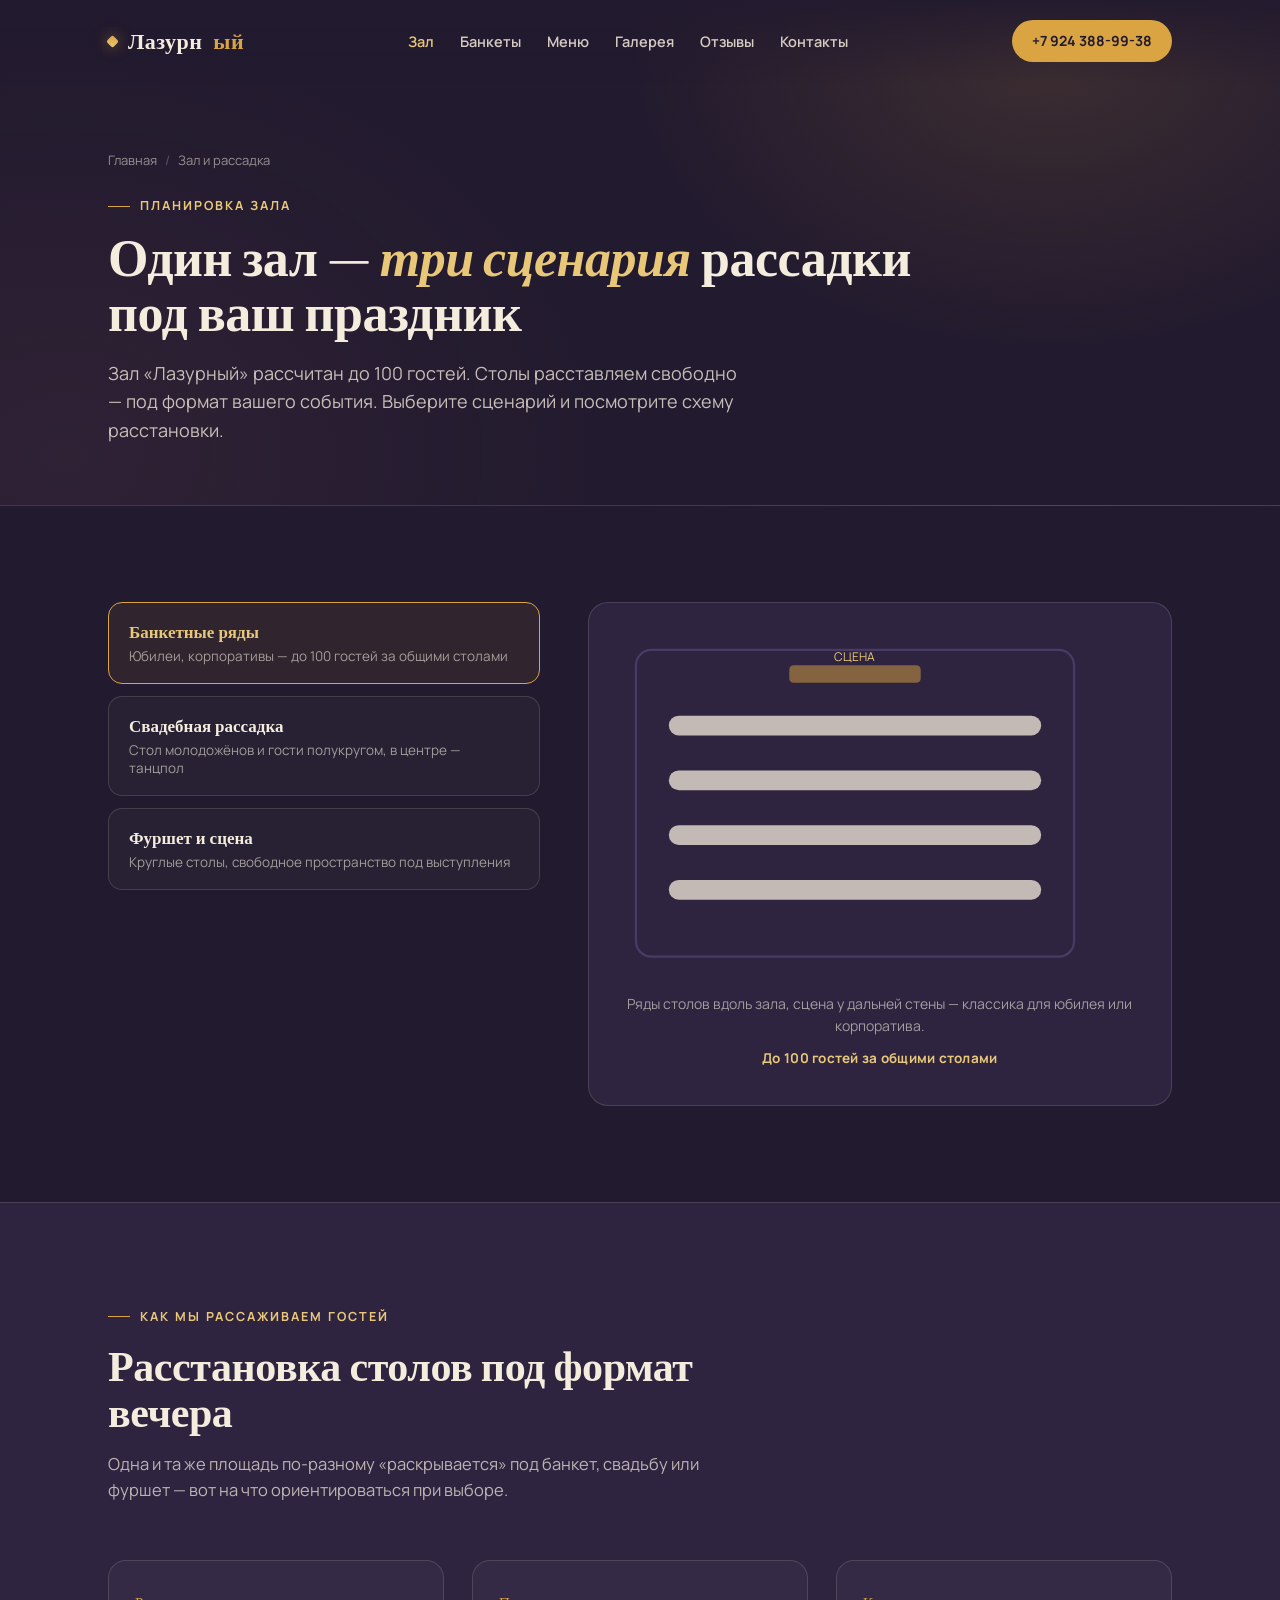
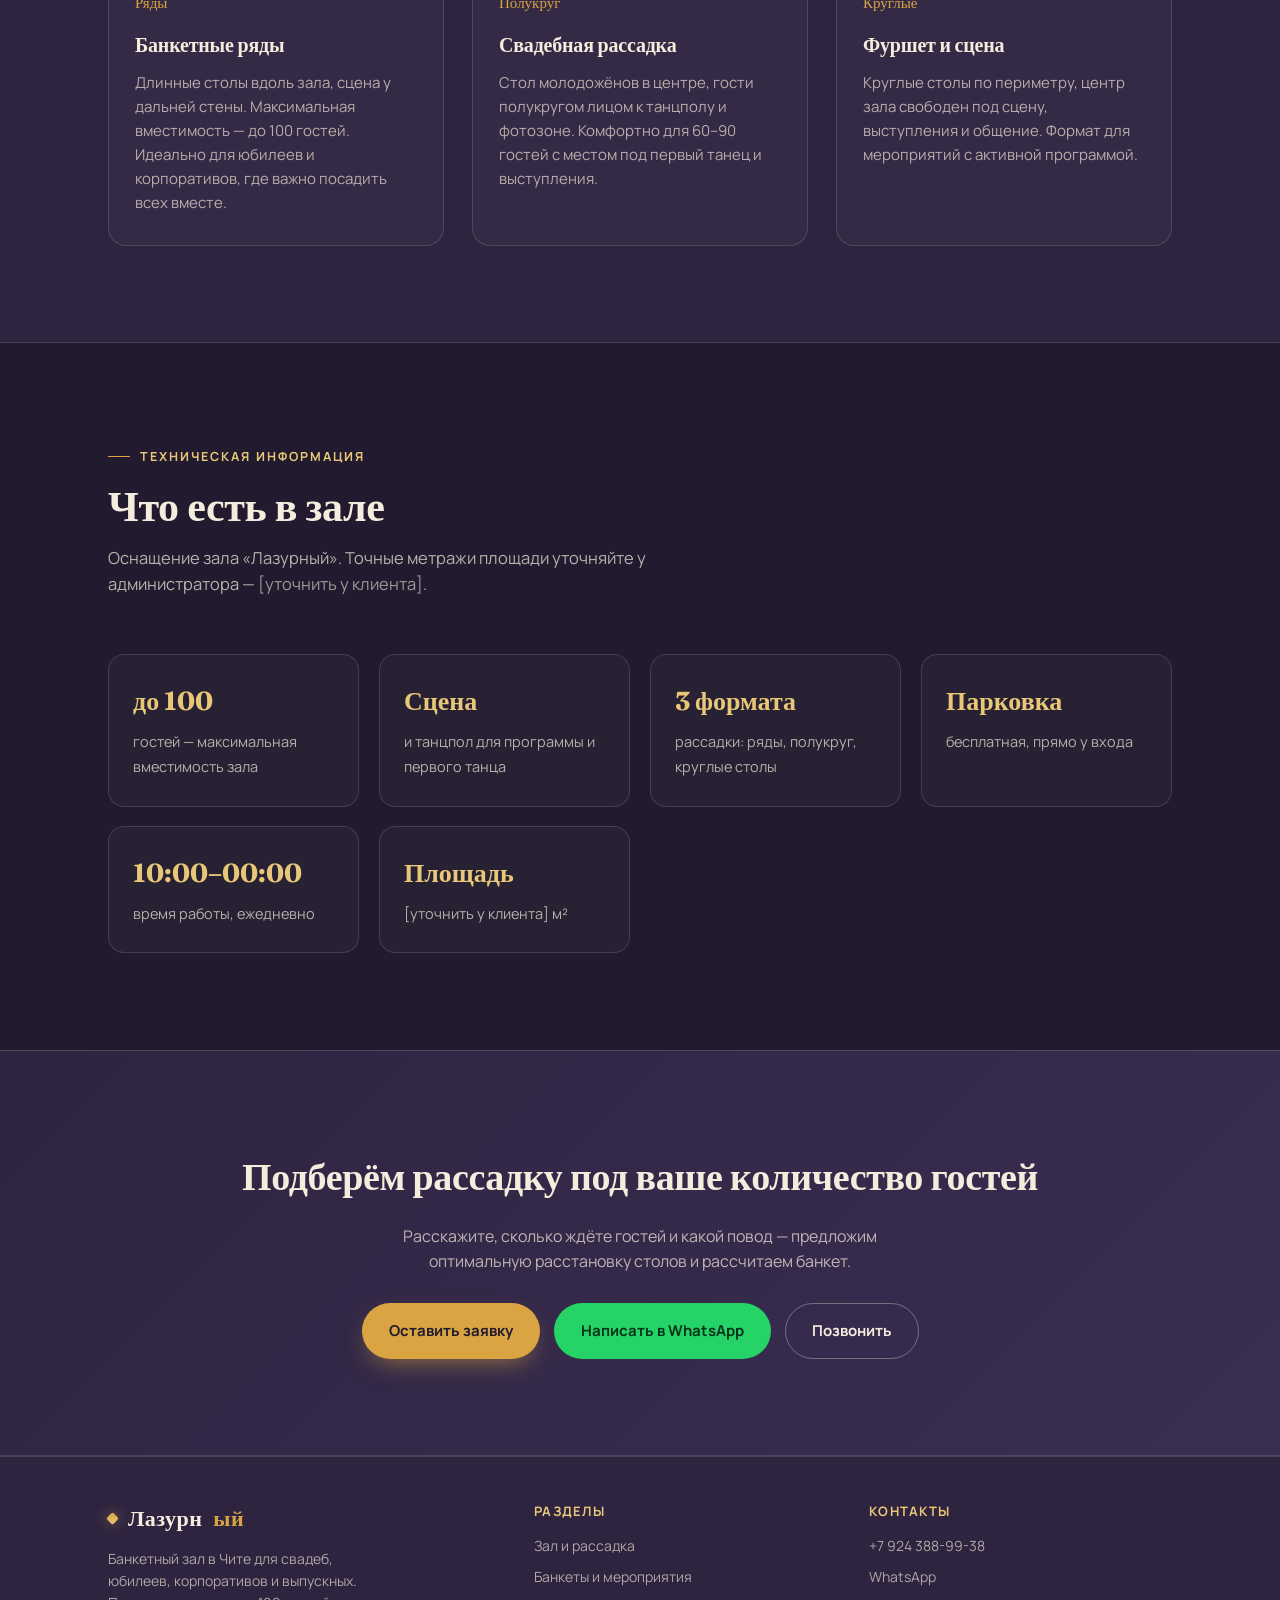
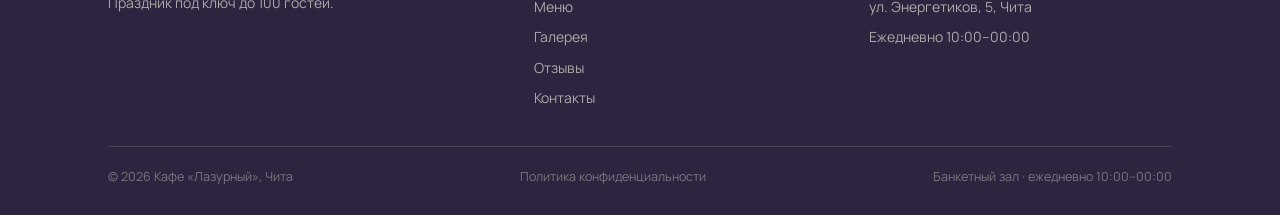
<file: hall.html>
<!DOCTYPE html>
<html lang="ru">
<head>
<meta charset="UTF-8">
<meta name="viewport" content="width=device-width, initial-scale=1.0">
<title>Зал и рассадка — банкетный зал «Лазурный» в Чите до 100 гостей</title>
<meta name="description" content="Планировка банкетного зала «Лазурный» в Чите: три сценария рассадки, вместимость до 100 гостей, сцена, танцпол, бесплатная парковка. Подберём расстановку столов под ваш повод.">
<link rel="canonical" href="https://lazurny-chita.ru/hall.html">
<meta name="theme-color" content="#221A2E">
<link rel="icon" href="/assets/favicon.svg" type="image/svg+xml">
<meta property="og:type" content="website">
<meta property="og:site_name" content="Банкетный зал «Лазурный»">
<meta property="og:title" content="Зал и рассадка — банкетный зал «Лазурный» в Чите">
<meta property="og:description" content="Три сценария рассадки, до 100 гостей, сцена и танцпол, бесплатная парковка.">
<meta property="og:url" content="https://lazurny-chita.ru/hall.html">
<meta property="og:image" content="https://lazurny-chita.ru/photos/hall/hall-wide-01.jpg">
<meta property="og:locale" content="ru_RU">
<link rel="preconnect" href="https://fonts.googleapis.com">
<link rel="preconnect" href="https://fonts.gstatic.com" crossorigin>
<link href="https://fonts.googleapis.com/css2?family=Fraunces:opsz,wght@9..144,400;9..144,500;9..144,600;9..144,700&family=Manrope:wght@400;500;600;700;800&display=swap" rel="stylesheet">
<link rel="stylesheet" href="/assets/css/styles.css">
</head>
<body>
<a class="skip-link" href="#main">К основному содержанию</a>

<header id="siteHeader">
  <div class="wrap nav">
    <a href="/" class="logo" aria-label="Лазурный — на главную">Лазурн<span>ый</span></a>
    <nav class="nav-links" id="navLinks" aria-label="Основная навигация">
      <a href="/hall.html" class="current">Зал</a>
      <a href="/banquets.html">Банкеты</a>
      <a href="/menu.html">Меню</a>
      <a href="/gallery.html">Галерея</a>
      <a href="/reviews.html">Отзывы</a>
      <a href="/contacts.html">Контакты</a>
    </nav>
    <div class="nav-right">
      <a class="nav-cta" href="tel:+79243889938">+7 924 388-99-38</a>
      <button class="burger" aria-label="Меню" aria-expanded="false" aria-controls="navLinks"><span></span><span></span><span></span></button>
    </div>
  </div>
</header>

<main id="main">

<section class="page-hero">
  <div class="wrap">
    <nav class="breadcrumbs" aria-label="Хлебные крошки">
      <a href="/">Главная</a><span>/</span>Зал и рассадка
    </nav>
    <span class="eyebrow">Планировка зала</span>
    <h1>Один зал — <em>три сценария</em> рассадки под ваш праздник</h1>
    <p class="lead">Зал «Лазурный» рассчитан до 100 гостей. Столы расставляем свободно — под формат вашего события. Выберите сценарий и посмотрите схему расстановки.</p>
  </div>
</section>

<section class="configurator">
  <div class="wrap">
    <div class="config-shell">
      <div class="config-tabs" role="tablist" aria-label="Сценарии рассадки">
        <button class="config-tab active" data-target="banquet" role="tab" aria-selected="true">
          <b>Банкетные ряды</b>
          <span>Юбилеи, корпоративы — до 100 гостей за общими столами</span>
        </button>
        <button class="config-tab" data-target="wedding" role="tab" aria-selected="false">
          <b>Свадебная рассадка</b>
          <span>Стол молодожёнов и гости полукругом, в центре — танцпол</span>
        </button>
        <button class="config-tab" data-target="buffet" role="tab" aria-selected="false">
          <b>Фуршет и сцена</b>
          <span>Круглые столы, свободное пространство под выступления</span>
        </button>
      </div>
      <div class="config-stage">
        <div>
          <div id="stageArt"></div>
          <p class="config-caption" id="stageCaption"></p>
          <p class="config-capacity" id="stageCapacity"></p>
        </div>
      </div>
    </div>
  </div>
</section>

<section class="about">
  <div class="wrap">
    <div class="section-head">
      <span class="eyebrow">Как мы рассаживаем гостей</span>
      <h2>Расстановка столов под формат вечера</h2>
      <p>Одна и та же площадь по-разному «раскрывается» под банкет, свадьбу или фуршет — вот на что ориентироваться при выборе.</p>
    </div>
    <div class="about-grid">
      <div class="about-card">
        <span class="num">Ряды</span>
        <h3>Банкетные ряды</h3>
        <p>Длинные столы вдоль зала, сцена у дальней стены. Максимальная вместимость — до 100 гостей. Идеально для юбилеев и корпоративов, где важно посадить всех вместе.</p>
      </div>
      <div class="about-card">
        <span class="num">Полукруг</span>
        <h3>Свадебная рассадка</h3>
        <p>Стол молодожёнов в центре, гости полукругом лицом к танцполу и фотозоне. Комфортно для 60–90 гостей с местом под первый танец и выступления.</p>
      </div>
      <div class="about-card">
        <span class="num">Круглые</span>
        <h3>Фуршет и сцена</h3>
        <p>Круглые столы по периметру, центр зала свободен под сцену, выступления и общение. Формат для мероприятий с активной программой.</p>
      </div>
    </div>
  </div>
</section>

<section>
  <div class="wrap">
    <div class="section-head">
      <span class="eyebrow">Техническая информация</span>
      <h2>Что есть в зале</h2>
      <p>Оснащение зала «Лазурный». Точные метражи площади уточняйте у администратора — <span class="muted">[уточнить у клиента]</span>.</p>
    </div>
    <div class="specs-grid">
      <div class="spec-card"><b>до 100</b><span>гостей — максимальная вместимость зала</span></div>
      <div class="spec-card"><b>Сцена</b><span>и танцпол для программы и первого танца</span></div>
      <div class="spec-card"><b>3 формата</b><span>рассадки: ряды, полукруг, круглые столы</span></div>
      <div class="spec-card"><b>Парковка</b><span>бесплатная, прямо у входа</span></div>
      <div class="spec-card"><b>10:00–00:00</b><span>время работы, ежедневно</span></div>
      <div class="spec-card"><b>Площадь</b><span>[уточнить у клиента] м²</span></div>
    </div>
  </div>
</section>

<section class="cta-band">
  <div class="wrap">
    <h2>Подберём рассадку под ваше количество гостей</h2>
    <p>Расскажите, сколько ждёте гостей и какой повод — предложим оптимальную расстановку столов и рассчитаем банкет.</p>
    <div class="hero-ctas">
      <a href="/contacts.html" class="btn btn-primary">Оставить заявку</a>
      <a href="https://wa.me/79243889938" class="btn btn-wa" target="_blank" rel="noopener">Написать в WhatsApp</a>
      <a href="tel:+79243889938" class="btn btn-ghost">Позвонить</a>
    </div>
  </div>
</section>

</main>

<footer>
  <div class="wrap">
    <div class="footer-top">
      <div class="footer-col footer-brand">
        <div class="logo">Лазурн<span>ый</span></div>
        <p class="muted">Банкетный зал в Чите для свадеб, юбилеев, корпоративов и выпускных. Праздник под ключ до 100 гостей.</p>
      </div>
      <div class="footer-col">
        <h4>Разделы</h4>
        <a href="/hall.html">Зал и рассадка</a>
        <a href="/banquets.html">Банкеты и мероприятия</a>
        <a href="/menu.html">Меню</a>
        <a href="/gallery.html">Галерея</a>
        <a href="/reviews.html">Отзывы</a>
        <a href="/contacts.html">Контакты</a>
      </div>
      <div class="footer-col">
        <h4>Контакты</h4>
        <a href="tel:+79243889938">+7 924 388-99-38</a>
        <a href="https://wa.me/79243889938" target="_blank" rel="noopener">WhatsApp</a>
        <p>ул. Энергетиков, 5, Чита</p>
        <p>Ежедневно 10:00–00:00</p>
      </div>
    </div>
    <div class="footer-fine">
      <span>© <span id="year">2026</span> Кафе «Лазурный», Чита</span>
      <a href="/privacy.html">Политика конфиденциальности</a>
      <span>Банкетный зал · ежедневно 10:00–00:00</span>
    </div>
  </div>
</footer>

<div class="sticky-cta">
  <a href="tel:+79243889938" class="btn btn-primary">Позвонить</a>
  <a href="/contacts.html" class="btn btn-ghost">Заявка</a>
</div>

<script src="/assets/js/main.js" defer></script>
</body>
</html>
</file>
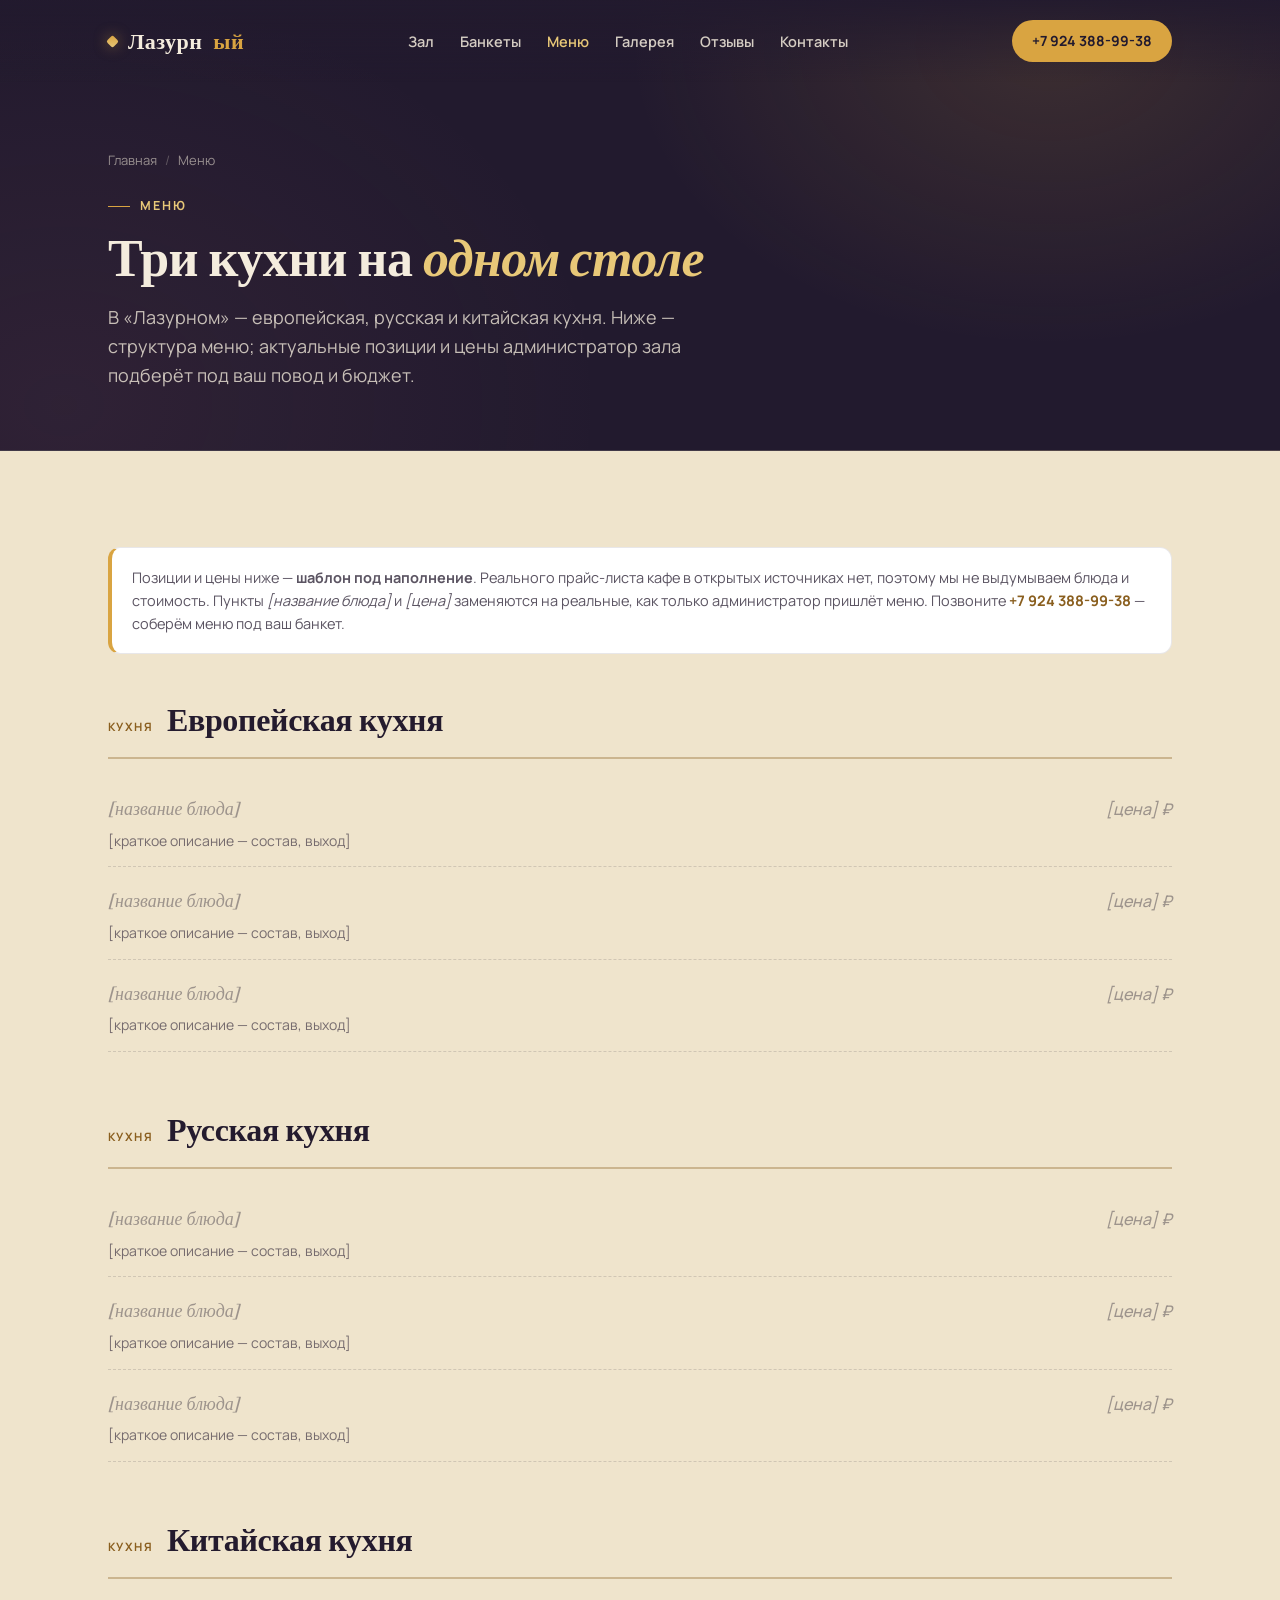
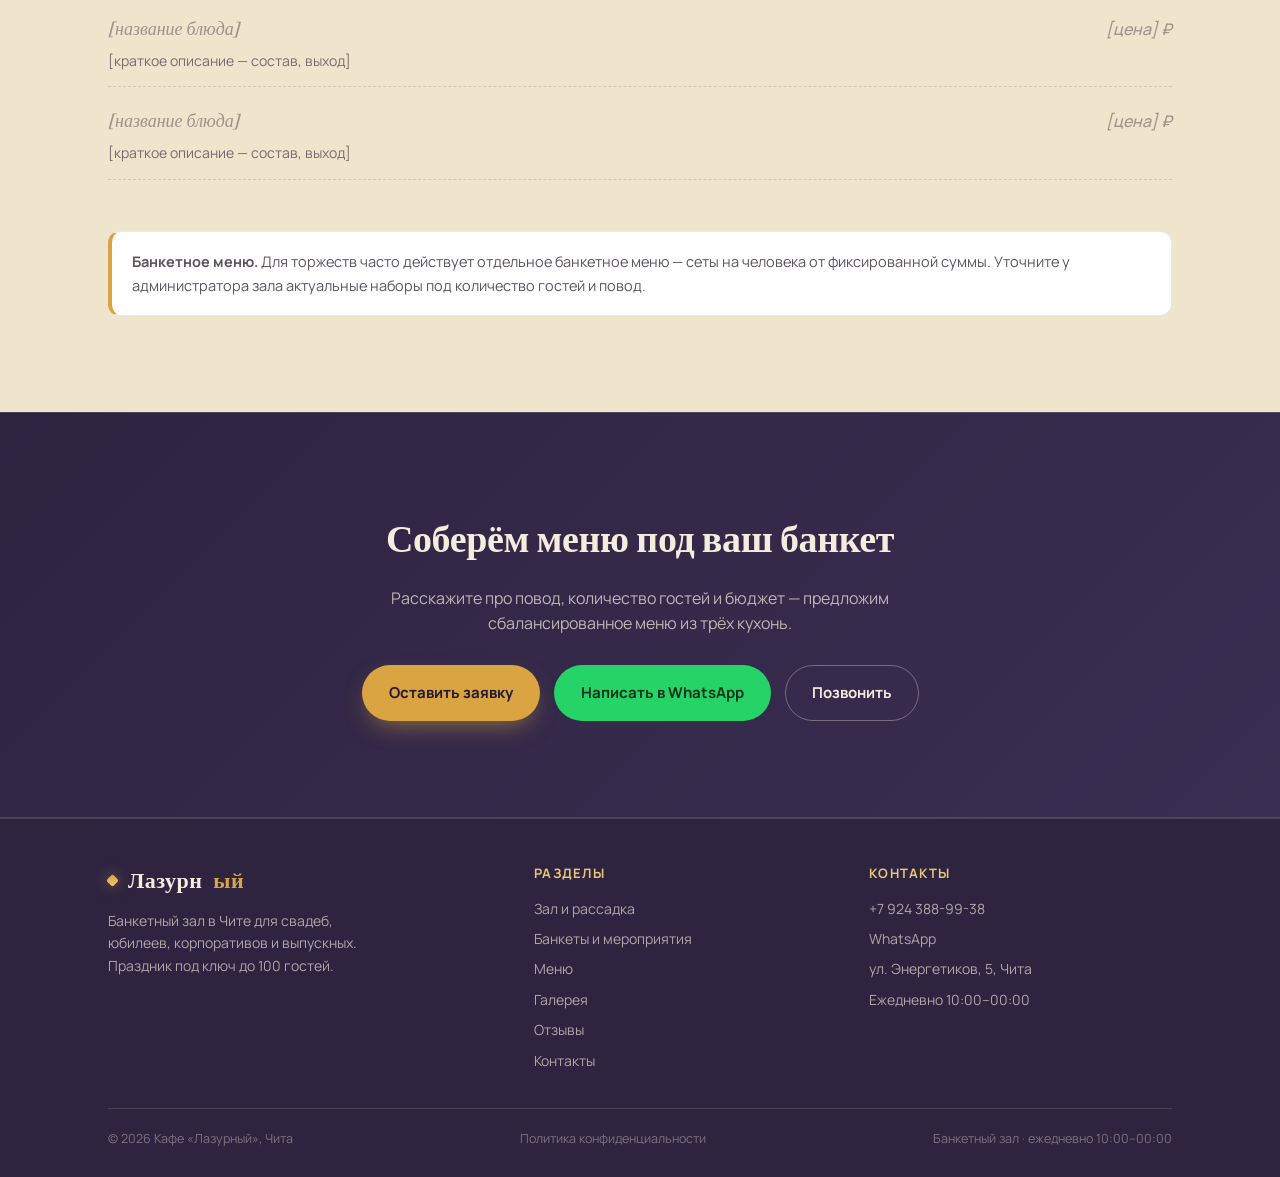
<file: menu.html>
<!DOCTYPE html>
<html lang="ru">
<head>
<meta charset="UTF-8">
<meta name="viewport" content="width=device-width, initial-scale=1.0">
<title>Меню банкетного зала «Лазурный» в Чите — европейская, русская, китайская кухня</title>
<meta name="description" content="Меню кафе «Лазурный» в Чите: три кухни — европейская, русская и китайская. Банкетное меню под повод и бюджет. Актуальные позиции и цены уточняйте у администратора зала.">
<link rel="canonical" href="https://lazurny-chita.ru/menu.html">
<meta name="theme-color" content="#221A2E">
<link rel="icon" href="/assets/favicon.svg" type="image/svg+xml">
<meta property="og:type" content="website">
<meta property="og:site_name" content="Банкетный зал «Лазурный»">
<meta property="og:title" content="Меню — банкетный зал «Лазурный» в Чите">
<meta property="og:description" content="Три кухни: европейская, русская, китайская. Банкетное меню под повод и бюджет.">
<meta property="og:url" content="https://lazurny-chita.ru/menu.html">
<meta property="og:image" content="https://lazurny-chita.ru/photos/food/food-01.jpg">
<meta property="og:locale" content="ru_RU">
<link rel="preconnect" href="https://fonts.googleapis.com">
<link rel="preconnect" href="https://fonts.gstatic.com" crossorigin>
<link href="https://fonts.googleapis.com/css2?family=Fraunces:opsz,wght@9..144,400;9..144,500;9..144,600;9..144,700&family=Manrope:wght@400;500;600;700;800&display=swap" rel="stylesheet">
<link rel="stylesheet" href="/assets/css/styles.css">
</head>
<body>
<a class="skip-link" href="#main">К основному содержанию</a>

<header id="siteHeader">
  <div class="wrap nav">
    <a href="/" class="logo" aria-label="Лазурный — на главную">Лазурн<span>ый</span></a>
    <nav class="nav-links" id="navLinks" aria-label="Основная навигация">
      <a href="/hall.html">Зал</a>
      <a href="/banquets.html">Банкеты</a>
      <a href="/menu.html" class="current">Меню</a>
      <a href="/gallery.html">Галерея</a>
      <a href="/reviews.html">Отзывы</a>
      <a href="/contacts.html">Контакты</a>
    </nav>
    <div class="nav-right">
      <a class="nav-cta" href="tel:+79243889938">+7 924 388-99-38</a>
      <button class="burger" aria-label="Меню" aria-expanded="false" aria-controls="navLinks"><span></span><span></span><span></span></button>
    </div>
  </div>
</header>

<main id="main">

<section class="page-hero">
  <div class="wrap">
    <nav class="breadcrumbs" aria-label="Хлебные крошки">
      <a href="/">Главная</a><span>/</span>Меню
    </nav>
    <span class="eyebrow">Меню</span>
    <h1>Три кухни на <em>одном столе</em></h1>
    <p class="lead">В «Лазурном» — европейская, русская и китайская кухня. Ниже — структура меню; актуальные позиции и цены администратор зала подберёт под ваш повод и бюджет.</p>
  </div>
</section>

<section class="menu-page">
  <div class="wrap">

    <p class="menu-note" style="margin-bottom:40px;">
      Позиции и цены ниже — <strong>шаблон под наполнение</strong>. Реального прайс-листа кафе в открытых
      источниках нет, поэтому мы не выдумываем блюда и стоимость. Пункты <em>[название блюда]</em> и
      <em>[цена]</em> заменяются на реальные, как только администратор пришлёт меню. Позвоните
      <a href="tel:+79243889938" style="color:#8a5f1f; font-weight:700;">+7 924 388-99-38</a> — соберём меню под ваш банкет.
    </p>

    <!-- Европейская кухня -->
    <div class="menu-section">
      <div class="menu-section-head">
        <span class="tag">Кухня</span>
        <h2>Европейская кухня</h2>
      </div>
      <div class="menu-list">
        <div class="menu-item is-placeholder">
          <span class="mi-name">[название блюда]</span><span class="mi-price">[цена] ₽</span>
          <span class="mi-desc">[краткое описание — состав, выход]</span>
        </div>
        <div class="menu-item is-placeholder">
          <span class="mi-name">[название блюда]</span><span class="mi-price">[цена] ₽</span>
          <span class="mi-desc">[краткое описание — состав, выход]</span>
        </div>
        <div class="menu-item is-placeholder">
          <span class="mi-name">[название блюда]</span><span class="mi-price">[цена] ₽</span>
          <span class="mi-desc">[краткое описание — состав, выход]</span>
        </div>
      </div>
    </div>

    <!-- Русская кухня -->
    <div class="menu-section">
      <div class="menu-section-head">
        <span class="tag">Кухня</span>
        <h2>Русская кухня</h2>
      </div>
      <div class="menu-list">
        <div class="menu-item is-placeholder">
          <span class="mi-name">[название блюда]</span><span class="mi-price">[цена] ₽</span>
          <span class="mi-desc">[краткое описание — состав, выход]</span>
        </div>
        <div class="menu-item is-placeholder">
          <span class="mi-name">[название блюда]</span><span class="mi-price">[цена] ₽</span>
          <span class="mi-desc">[краткое описание — состав, выход]</span>
        </div>
        <div class="menu-item is-placeholder">
          <span class="mi-name">[название блюда]</span><span class="mi-price">[цена] ₽</span>
          <span class="mi-desc">[краткое описание — состав, выход]</span>
        </div>
      </div>
    </div>

    <!-- Китайская кухня -->
    <div class="menu-section">
      <div class="menu-section-head">
        <span class="tag">Кухня</span>
        <h2>Китайская кухня</h2>
      </div>
      <div class="menu-list">
        <div class="menu-item is-placeholder">
          <span class="mi-name">[название блюда]</span><span class="mi-price">[цена] ₽</span>
          <span class="mi-desc">[краткое описание — состав, выход]</span>
        </div>
        <div class="menu-item is-placeholder">
          <span class="mi-name">[название блюда]</span><span class="mi-price">[цена] ₽</span>
          <span class="mi-desc">[краткое описание — состав, выход]</span>
        </div>
      </div>
    </div>

    <p class="menu-note">
      <strong>Банкетное меню.</strong> Для торжеств часто действует отдельное банкетное меню — сеты на человека
      от фиксированной суммы. Уточните у администратора зала актуальные наборы под количество гостей и повод.
    </p>

  </div>
</section>

<section class="cta-band">
  <div class="wrap">
    <h2>Соберём меню под ваш банкет</h2>
    <p>Расскажите про повод, количество гостей и бюджет — предложим сбалансированное меню из трёх кухонь.</p>
    <div class="hero-ctas">
      <a href="/contacts.html" class="btn btn-primary">Оставить заявку</a>
      <a href="https://wa.me/79243889938" class="btn btn-wa" target="_blank" rel="noopener">Написать в WhatsApp</a>
      <a href="tel:+79243889938" class="btn btn-ghost">Позвонить</a>
    </div>
  </div>
</section>

</main>

<footer>
  <div class="wrap">
    <div class="footer-top">
      <div class="footer-col footer-brand">
        <div class="logo">Лазурн<span>ый</span></div>
        <p class="muted">Банкетный зал в Чите для свадеб, юбилеев, корпоративов и выпускных. Праздник под ключ до 100 гостей.</p>
      </div>
      <div class="footer-col">
        <h4>Разделы</h4>
        <a href="/hall.html">Зал и рассадка</a>
        <a href="/banquets.html">Банкеты и мероприятия</a>
        <a href="/menu.html">Меню</a>
        <a href="/gallery.html">Галерея</a>
        <a href="/reviews.html">Отзывы</a>
        <a href="/contacts.html">Контакты</a>
      </div>
      <div class="footer-col">
        <h4>Контакты</h4>
        <a href="tel:+79243889938">+7 924 388-99-38</a>
        <a href="https://wa.me/79243889938" target="_blank" rel="noopener">WhatsApp</a>
        <p>ул. Энергетиков, 5, Чита</p>
        <p>Ежедневно 10:00–00:00</p>
      </div>
    </div>
    <div class="footer-fine">
      <span>© <span id="year">2026</span> Кафе «Лазурный», Чита</span>
      <a href="/privacy.html">Политика конфиденциальности</a>
      <span>Банкетный зал · ежедневно 10:00–00:00</span>
    </div>
  </div>
</footer>

<div class="sticky-cta">
  <a href="tel:+79243889938" class="btn btn-primary">Позвонить</a>
  <a href="/contacts.html" class="btn btn-ghost">Заявка</a>
</div>

<script src="/assets/js/main.js" defer></script>
</body>
</html>
</file>
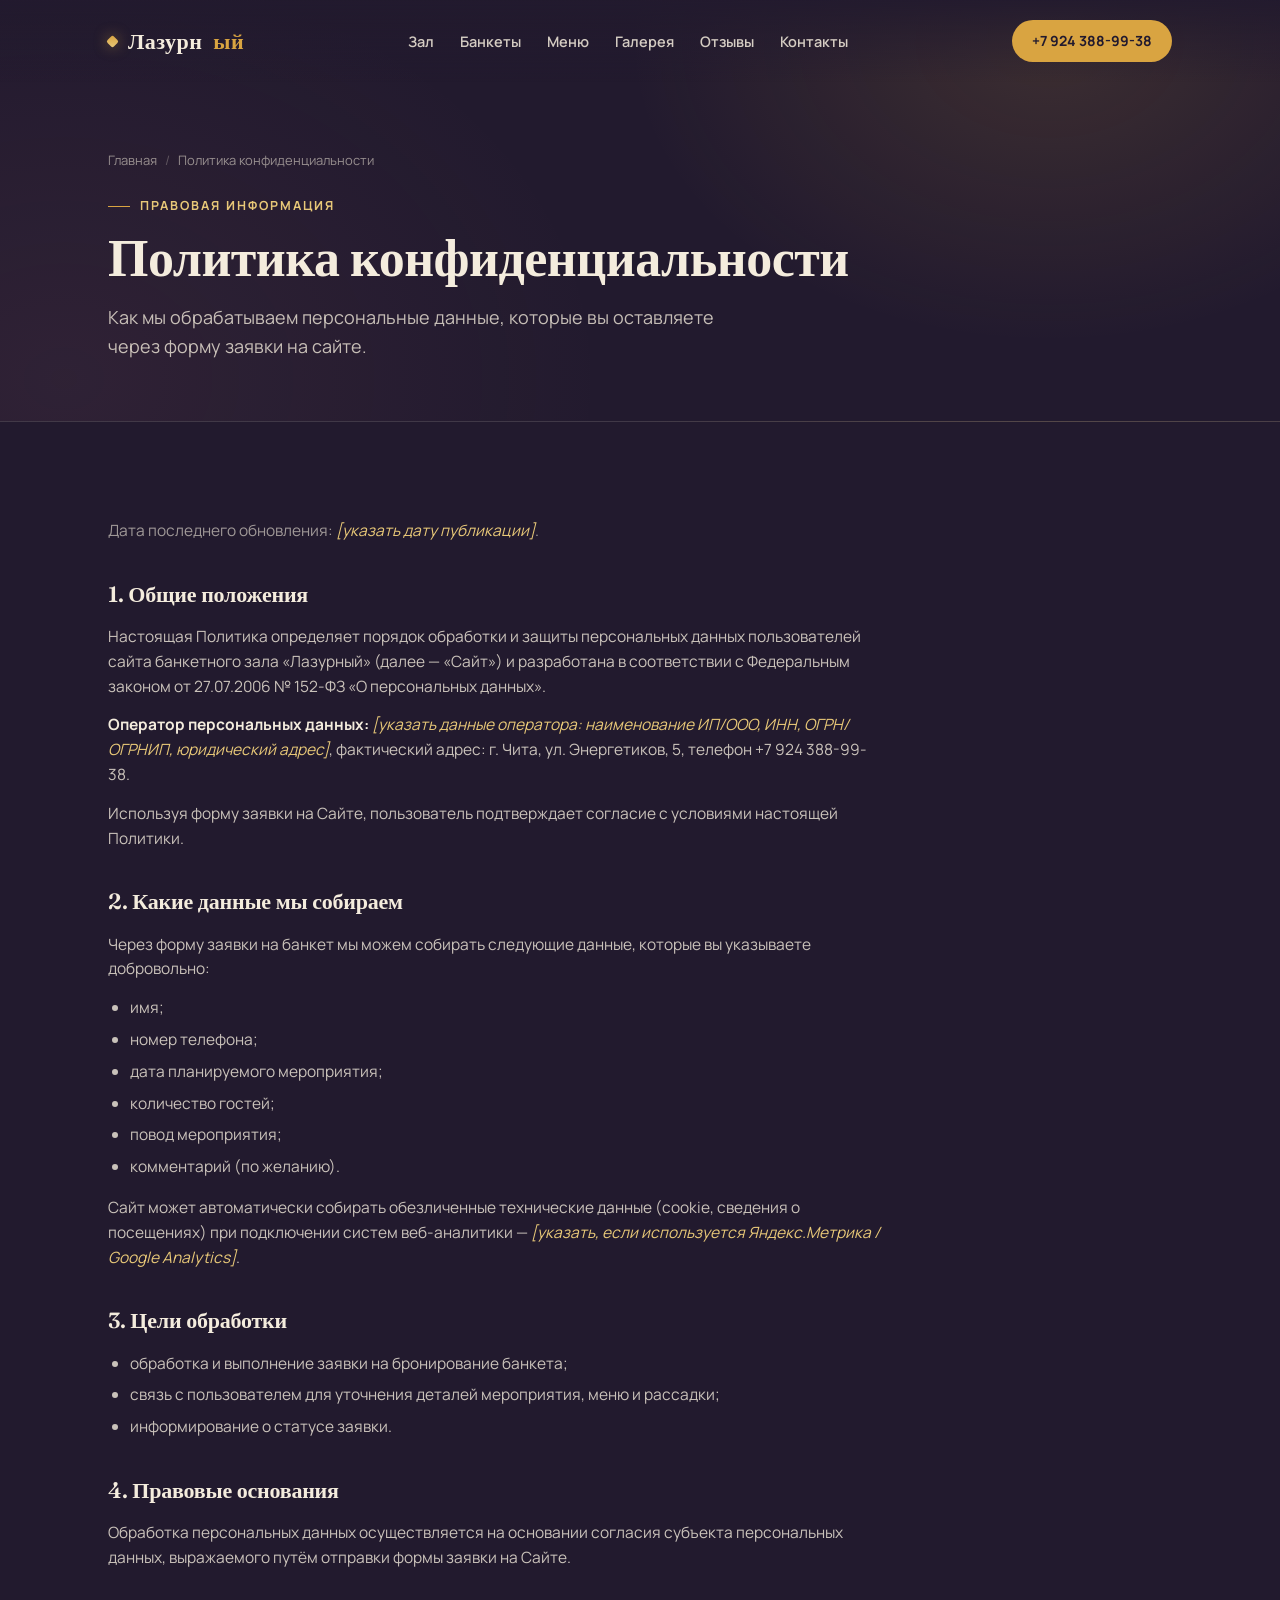
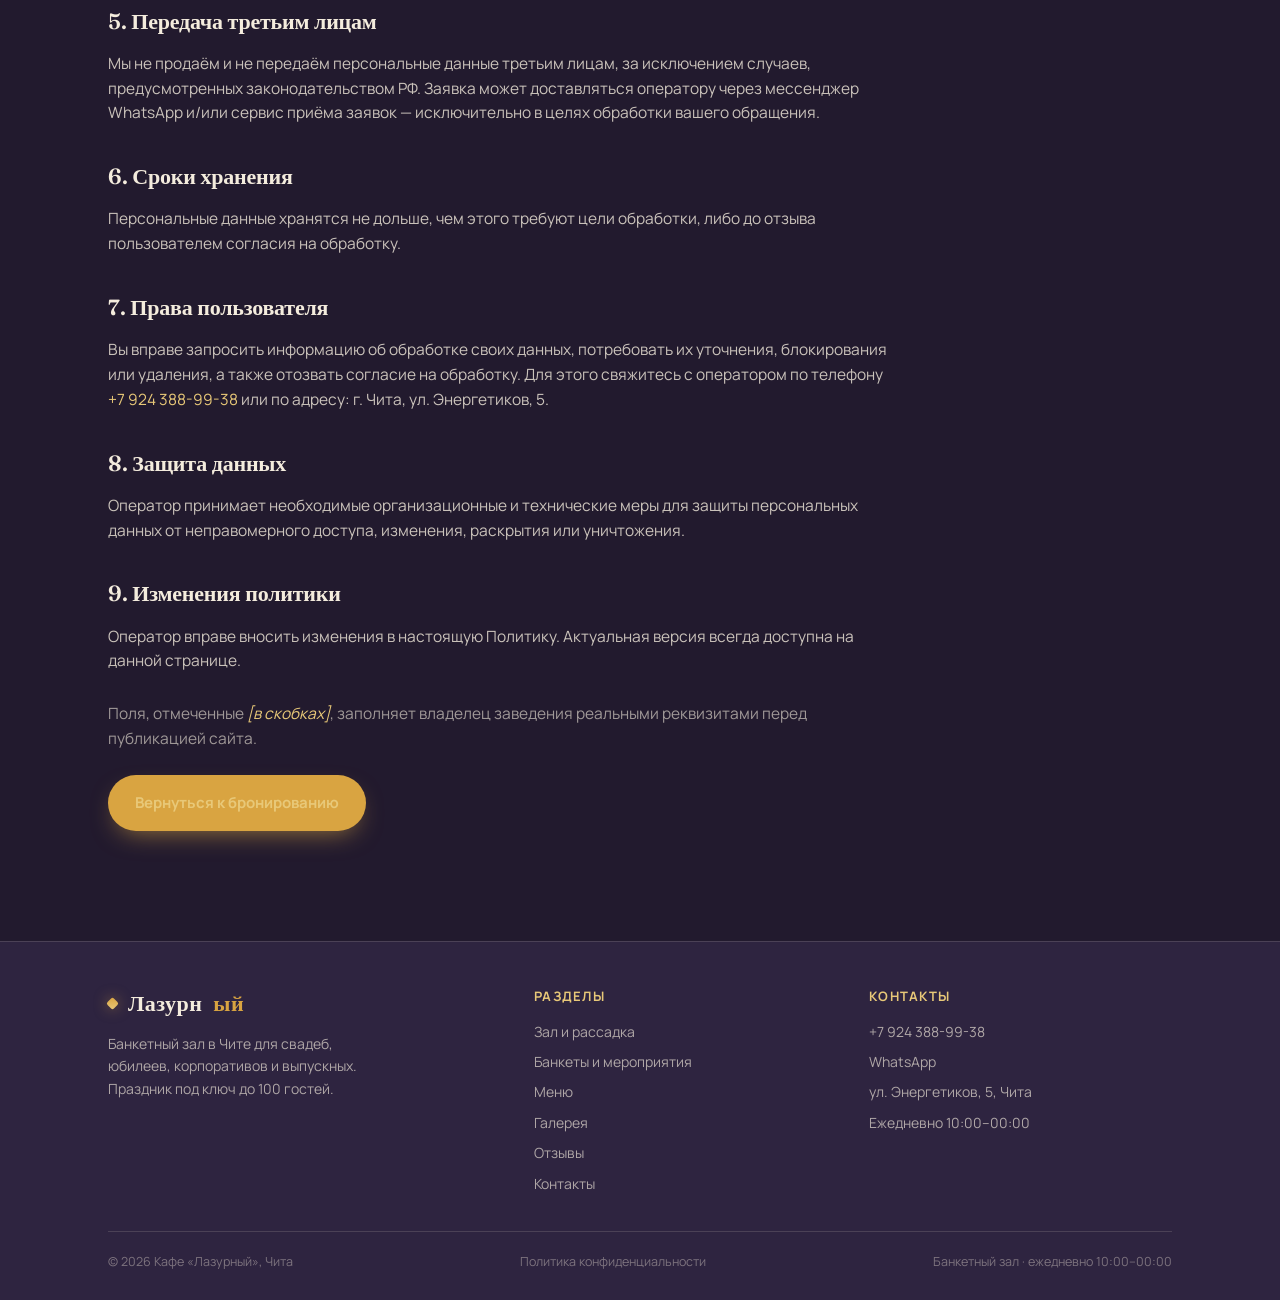
<file: privacy.html>
<!DOCTYPE html>
<html lang="ru">
<head>
<meta charset="UTF-8">
<meta name="viewport" content="width=device-width, initial-scale=1.0">
<title>Политика конфиденциальности — банкетный зал «Лазурный», Чита</title>
<meta name="description" content="Политика обработки персональных данных банкетного зала «Лазурный» в Чите: какие данные собираются через форму заявки, цели, сроки хранения и права пользователя.">
<meta name="robots" content="noindex, follow">
<link rel="canonical" href="https://lazurny-chita.ru/privacy.html">
<meta name="theme-color" content="#221A2E">
<link rel="icon" href="/assets/favicon.svg" type="image/svg+xml">
<link rel="preconnect" href="https://fonts.googleapis.com">
<link rel="preconnect" href="https://fonts.gstatic.com" crossorigin>
<link href="https://fonts.googleapis.com/css2?family=Fraunces:opsz,wght@9..144,400;9..144,500;9..144,600;9..144,700&family=Manrope:wght@400;500;600;700;800&display=swap" rel="stylesheet">
<link rel="stylesheet" href="/assets/css/styles.css">
</head>
<body>
<a class="skip-link" href="#main">К основному содержанию</a>

<header id="siteHeader">
  <div class="wrap nav">
    <a href="/" class="logo" aria-label="Лазурный — на главную">Лазурн<span>ый</span></a>
    <nav class="nav-links" id="navLinks" aria-label="Основная навигация">
      <a href="/hall.html">Зал</a>
      <a href="/banquets.html">Банкеты</a>
      <a href="/menu.html">Меню</a>
      <a href="/gallery.html">Галерея</a>
      <a href="/reviews.html">Отзывы</a>
      <a href="/contacts.html">Контакты</a>
    </nav>
    <div class="nav-right">
      <a class="nav-cta" href="tel:+79243889938">+7 924 388-99-38</a>
      <button class="burger" aria-label="Меню" aria-expanded="false" aria-controls="navLinks"><span></span><span></span><span></span></button>
    </div>
  </div>
</header>

<main id="main">

<section class="page-hero">
  <div class="wrap">
    <nav class="breadcrumbs" aria-label="Хлебные крошки">
      <a href="/">Главная</a><span>/</span>Политика конфиденциальности
    </nav>
    <span class="eyebrow">Правовая информация</span>
    <h1>Политика конфиденциальности</h1>
    <p class="lead">Как мы обрабатываем персональные данные, которые вы оставляете через форму заявки на сайте.</p>
  </div>
</section>

<section>
  <div class="wrap">
    <div class="prose">
      <p class="muted">Дата последнего обновления: <span class="todo">[указать дату публикации]</span>.</p>

      <h2>1. Общие положения</h2>
      <p>Настоящая Политика определяет порядок обработки и защиты персональных данных пользователей сайта банкетного зала «Лазурный» (далее — «Сайт») и разработана в соответствии с Федеральным законом от 27.07.2006 № 152-ФЗ «О персональных данных».</p>
      <p><strong>Оператор персональных данных:</strong> <span class="todo">[указать данные оператора: наименование ИП/ООО, ИНН, ОГРН/ОГРНИП, юридический адрес]</span>, фактический адрес: г. Чита, ул. Энергетиков, 5, телефон +7 924 388-99-38.</p>
      <p>Используя форму заявки на Сайте, пользователь подтверждает согласие с условиями настоящей Политики.</p>

      <h2>2. Какие данные мы собираем</h2>
      <p>Через форму заявки на банкет мы можем собирать следующие данные, которые вы указываете добровольно:</p>
      <ul>
        <li>имя;</li>
        <li>номер телефона;</li>
        <li>дата планируемого мероприятия;</li>
        <li>количество гостей;</li>
        <li>повод мероприятия;</li>
        <li>комментарий (по желанию).</li>
      </ul>
      <p>Сайт может автоматически собирать обезличенные технические данные (cookie, сведения о посещениях) при подключении систем веб-аналитики — <span class="todo">[указать, если используется Яндекс.Метрика / Google Analytics]</span>.</p>

      <h2>3. Цели обработки</h2>
      <ul>
        <li>обработка и выполнение заявки на бронирование банкета;</li>
        <li>связь с пользователем для уточнения деталей мероприятия, меню и рассадки;</li>
        <li>информирование о статусе заявки.</li>
      </ul>

      <h2>4. Правовые основания</h2>
      <p>Обработка персональных данных осуществляется на основании согласия субъекта персональных данных, выражаемого путём отправки формы заявки на Сайте.</p>

      <h2>5. Передача третьим лицам</h2>
      <p>Мы не продаём и не передаём персональные данные третьим лицам, за исключением случаев, предусмотренных законодательством РФ. Заявка может доставляться оператору через мессенджер WhatsApp и/или сервис приёма заявок — исключительно в целях обработки вашего обращения.</p>

      <h2>6. Сроки хранения</h2>
      <p>Персональные данные хранятся не дольше, чем этого требуют цели обработки, либо до отзыва пользователем согласия на обработку.</p>

      <h2>7. Права пользователя</h2>
      <p>Вы вправе запросить информацию об обработке своих данных, потребовать их уточнения, блокирования или удаления, а также отозвать согласие на обработку. Для этого свяжитесь с оператором по телефону <a href="tel:+79243889938">+7 924 388-99-38</a> или по адресу: г. Чита, ул. Энергетиков, 5.</p>

      <h2>8. Защита данных</h2>
      <p>Оператор принимает необходимые организационные и технические меры для защиты персональных данных от неправомерного доступа, изменения, раскрытия или уничтожения.</p>

      <h2>9. Изменения политики</h2>
      <p>Оператор вправе вносить изменения в настоящую Политику. Актуальная версия всегда доступна на данной странице.</p>

      <p class="muted" style="margin-top:28px;">Поля, отмеченные <span class="todo">[в скобках]</span>, заполняет владелец заведения реальными реквизитами перед публикацией сайта.</p>

      <p style="margin-top:24px;"><a href="/contacts.html" class="btn btn-primary">Вернуться к бронированию</a></p>
    </div>
  </div>
</section>

</main>

<footer>
  <div class="wrap">
    <div class="footer-top">
      <div class="footer-col footer-brand">
        <div class="logo">Лазурн<span>ый</span></div>
        <p class="muted">Банкетный зал в Чите для свадеб, юбилеев, корпоративов и выпускных. Праздник под ключ до 100 гостей.</p>
      </div>
      <div class="footer-col">
        <h4>Разделы</h4>
        <a href="/hall.html">Зал и рассадка</a>
        <a href="/banquets.html">Банкеты и мероприятия</a>
        <a href="/menu.html">Меню</a>
        <a href="/gallery.html">Галерея</a>
        <a href="/reviews.html">Отзывы</a>
        <a href="/contacts.html">Контакты</a>
      </div>
      <div class="footer-col">
        <h4>Контакты</h4>
        <a href="tel:+79243889938">+7 924 388-99-38</a>
        <a href="https://wa.me/79243889938" target="_blank" rel="noopener">WhatsApp</a>
        <p>ул. Энергетиков, 5, Чита</p>
        <p>Ежедневно 10:00–00:00</p>
      </div>
    </div>
    <div class="footer-fine">
      <span>© <span id="year">2026</span> Кафе «Лазурный», Чита</span>
      <a href="/privacy.html">Политика конфиденциальности</a>
      <span>Банкетный зал · ежедневно 10:00–00:00</span>
    </div>
  </div>
</footer>

<div class="sticky-cta">
  <a href="tel:+79243889938" class="btn btn-primary">Позвонить</a>
  <a href="/contacts.html" class="btn btn-ghost">Заявка</a>
</div>

<script src="/assets/js/main.js" defer></script>
</body>
</html>
</file>
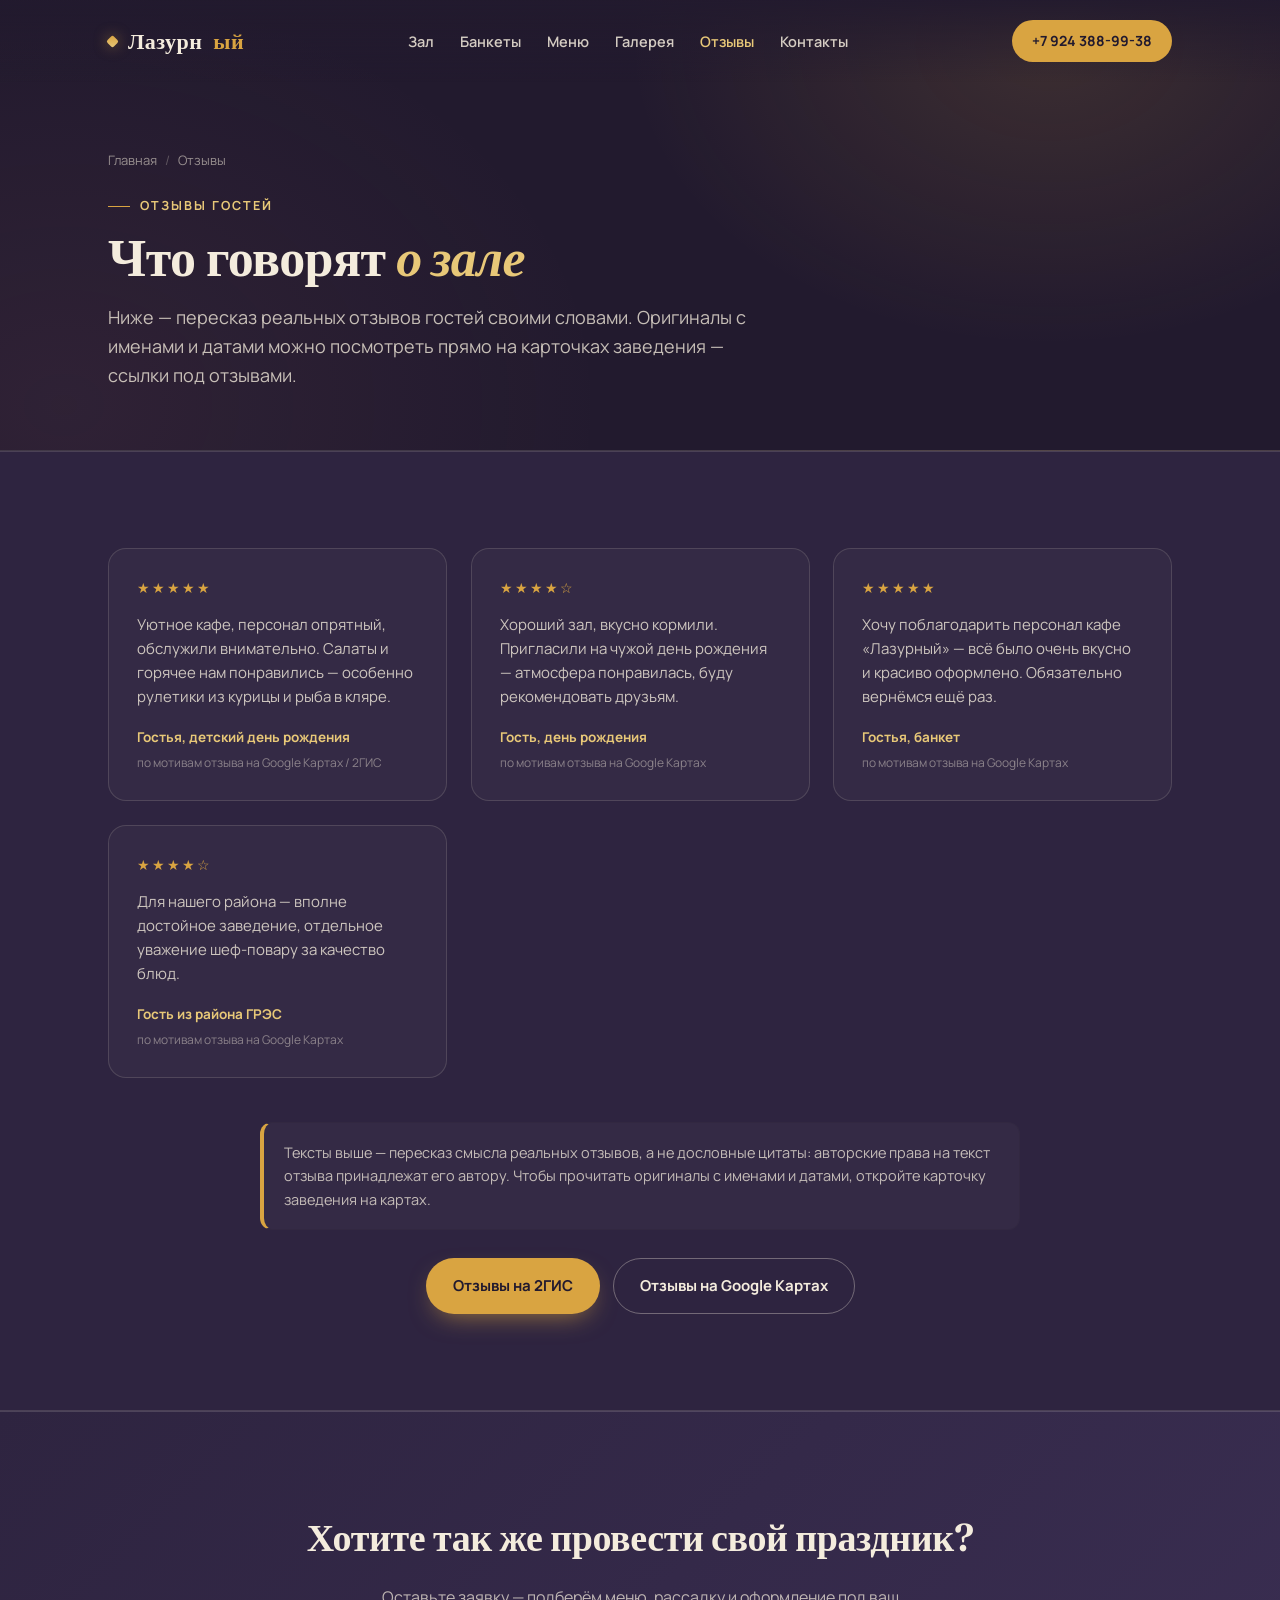
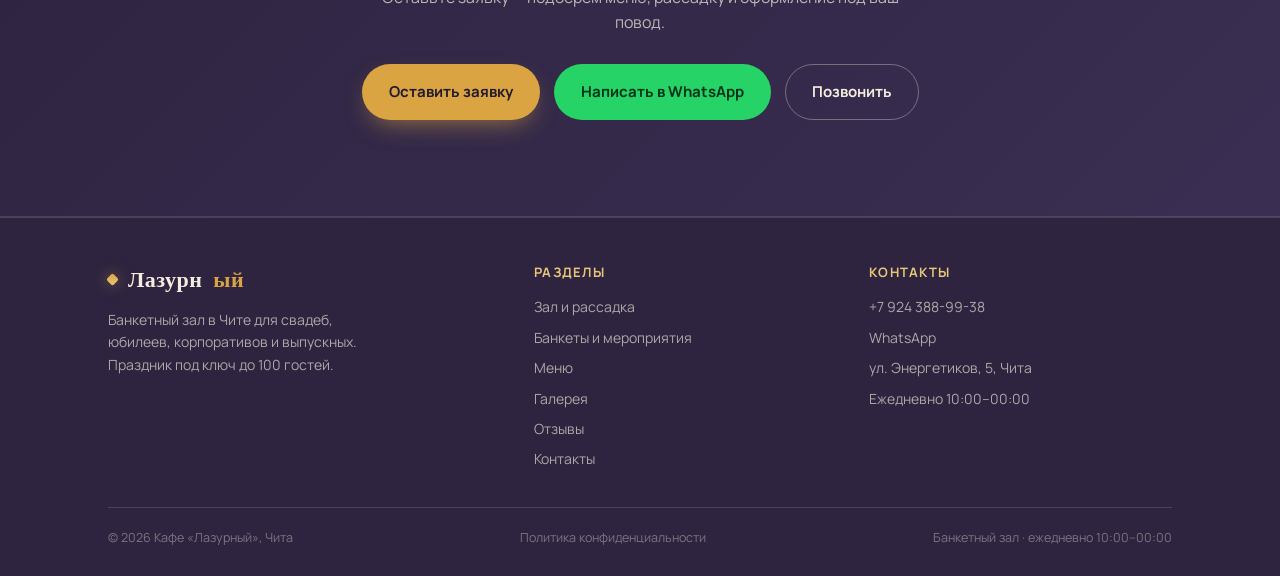
<file: reviews.html>
<!DOCTYPE html>
<html lang="ru">
<head>
<meta charset="UTF-8">
<meta name="viewport" content="width=device-width, initial-scale=1.0">
<title>Отзывы о банкетном зале «Лазурный» в Чите — мнения гостей</title>
<meta name="description" content="Отзывы гостей о кафе «Лазурный» в Чите: банкеты, дни рождения, юбилеи. Пересказ реальных отзывов с карт и агрегаторов. Проверьте оригиналы на 2ГИС и Google Картах.">
<link rel="canonical" href="https://lazurny-chita.ru/reviews.html">
<meta name="theme-color" content="#221A2E">
<link rel="icon" href="/assets/favicon.svg" type="image/svg+xml">
<meta property="og:type" content="website">
<meta property="og:site_name" content="Банкетный зал «Лазурный»">
<meta property="og:title" content="Отзывы о банкетном зале «Лазурный» в Чите">
<meta property="og:description" content="Что говорят гости о зале, кухне и обслуживании.">
<meta property="og:url" content="https://lazurny-chita.ru/reviews.html">
<meta property="og:image" content="https://lazurny-chita.ru/photos/hall/hall-wide-01.jpg">
<meta property="og:locale" content="ru_RU">
<link rel="preconnect" href="https://fonts.googleapis.com">
<link rel="preconnect" href="https://fonts.gstatic.com" crossorigin>
<link href="https://fonts.googleapis.com/css2?family=Fraunces:opsz,wght@9..144,400;9..144,500;9..144,600;9..144,700&family=Manrope:wght@400;500;600;700;800&display=swap" rel="stylesheet">
<link rel="stylesheet" href="/assets/css/styles.css">
</head>
<body>
<a class="skip-link" href="#main">К основному содержанию</a>

<header id="siteHeader">
  <div class="wrap nav">
    <a href="/" class="logo" aria-label="Лазурный — на главную">Лазурн<span>ый</span></a>
    <nav class="nav-links" id="navLinks" aria-label="Основная навигация">
      <a href="/hall.html">Зал</a>
      <a href="/banquets.html">Банкеты</a>
      <a href="/menu.html">Меню</a>
      <a href="/gallery.html">Галерея</a>
      <a href="/reviews.html" class="current">Отзывы</a>
      <a href="/contacts.html">Контакты</a>
    </nav>
    <div class="nav-right">
      <a class="nav-cta" href="tel:+79243889938">+7 924 388-99-38</a>
      <button class="burger" aria-label="Меню" aria-expanded="false" aria-controls="navLinks"><span></span><span></span><span></span></button>
    </div>
  </div>
</header>

<main id="main">

<section class="page-hero">
  <div class="wrap">
    <nav class="breadcrumbs" aria-label="Хлебные крошки">
      <a href="/">Главная</a><span>/</span>Отзывы
    </nav>
    <span class="eyebrow">Отзывы гостей</span>
    <h1>Что говорят <em>о зале</em></h1>
    <p class="lead">Ниже — пересказ реальных отзывов гостей своими словами. Оригиналы с именами и датами можно посмотреть прямо на карточках заведения — ссылки под отзывами.</p>
  </div>
</section>

<section class="testimonials">
  <div class="wrap">
    <div class="t-grid">
      <div class="t-card">
        <div class="t-stars" aria-label="Оценка 5 из 5">★★★★★</div>
        <p>Уютное кафе, персонал опрятный, обслужили внимательно. Салаты и горячее нам понравились — особенно рулетики из курицы и рыба в кляре.</p>
        <div class="t-name">Гостья, детский день рождения</div>
        <div class="t-source">по мотивам отзыва на Google Картах / 2ГИС</div>
      </div>
      <div class="t-card">
        <div class="t-stars" aria-label="Оценка 4 из 5">★★★★☆</div>
        <p>Хороший зал, вкусно кормили. Пригласили на чужой день рождения — атмосфера понравилась, буду рекомендовать друзьям.</p>
        <div class="t-name">Гость, день рождения</div>
        <div class="t-source">по мотивам отзыва на Google Картах</div>
      </div>
      <div class="t-card">
        <div class="t-stars" aria-label="Оценка 5 из 5">★★★★★</div>
        <p>Хочу поблагодарить персонал кафе «Лазурный» — всё было очень вкусно и красиво оформлено. Обязательно вернёмся ещё раз.</p>
        <div class="t-name">Гостья, банкет</div>
        <div class="t-source">по мотивам отзыва на Google Картах</div>
      </div>
      <div class="t-card">
        <div class="t-stars" aria-label="Оценка 4 из 5">★★★★☆</div>
        <p>Для нашего района — вполне достойное заведение, отдельное уважение шеф-повару за качество блюд.</p>
        <div class="t-name">Гость из района ГРЭС</div>
        <div class="t-source">по мотивам отзыва на Google Картах</div>
      </div>
    </div>

    <div class="menu-note" style="max-width:760px; margin:44px auto 0; background:rgba(244,236,221,0.03); color:rgba(244,236,221,0.75); border-left-color:var(--gold);">
      Тексты выше — пересказ смысла реальных отзывов, а не дословные цитаты: авторские права на текст
      отзыва принадлежат его автору. Чтобы прочитать оригиналы с именами и датами, откройте карточку
      заведения на картах.
    </div>

    <div class="center" style="margin-top:28px;">
      <!-- Замените ссылку на прямой URL карточки кафе, когда он будет у клиента. -->
      <a class="btn btn-primary" href="https://2gis.ru/chita/search/Лазурный%20Энергетиков%205" target="_blank" rel="noopener">Отзывы на 2ГИС</a>
      <a class="btn btn-ghost" href="https://www.google.com/maps/search/Кафе+Лазурный+Чита+Энергетиков+5" target="_blank" rel="noopener" style="margin-left:10px;">Отзывы на Google Картах</a>
    </div>
  </div>
</section>

<section class="cta-band">
  <div class="wrap">
    <h2>Хотите так же провести свой праздник?</h2>
    <p>Оставьте заявку — подберём меню, рассадку и оформление под ваш повод.</p>
    <div class="hero-ctas">
      <a href="/contacts.html" class="btn btn-primary">Оставить заявку</a>
      <a href="https://wa.me/79243889938" class="btn btn-wa" target="_blank" rel="noopener">Написать в WhatsApp</a>
      <a href="tel:+79243889938" class="btn btn-ghost">Позвонить</a>
    </div>
  </div>
</section>

</main>

<footer>
  <div class="wrap">
    <div class="footer-top">
      <div class="footer-col footer-brand">
        <div class="logo">Лазурн<span>ый</span></div>
        <p class="muted">Банкетный зал в Чите для свадеб, юбилеев, корпоративов и выпускных. Праздник под ключ до 100 гостей.</p>
      </div>
      <div class="footer-col">
        <h4>Разделы</h4>
        <a href="/hall.html">Зал и рассадка</a>
        <a href="/banquets.html">Банкеты и мероприятия</a>
        <a href="/menu.html">Меню</a>
        <a href="/gallery.html">Галерея</a>
        <a href="/reviews.html">Отзывы</a>
        <a href="/contacts.html">Контакты</a>
      </div>
      <div class="footer-col">
        <h4>Контакты</h4>
        <a href="tel:+79243889938">+7 924 388-99-38</a>
        <a href="https://wa.me/79243889938" target="_blank" rel="noopener">WhatsApp</a>
        <p>ул. Энергетиков, 5, Чита</p>
        <p>Ежедневно 10:00–00:00</p>
      </div>
    </div>
    <div class="footer-fine">
      <span>© <span id="year">2026</span> Кафе «Лазурный», Чита</span>
      <a href="/privacy.html">Политика конфиденциальности</a>
      <span>Банкетный зал · ежедневно 10:00–00:00</span>
    </div>
  </div>
</footer>

<div class="sticky-cta">
  <a href="tel:+79243889938" class="btn btn-primary">Позвонить</a>
  <a href="/contacts.html" class="btn btn-ghost">Заявка</a>
</div>

<script src="/assets/js/main.js" defer></script>
</body>
</html>
</file>
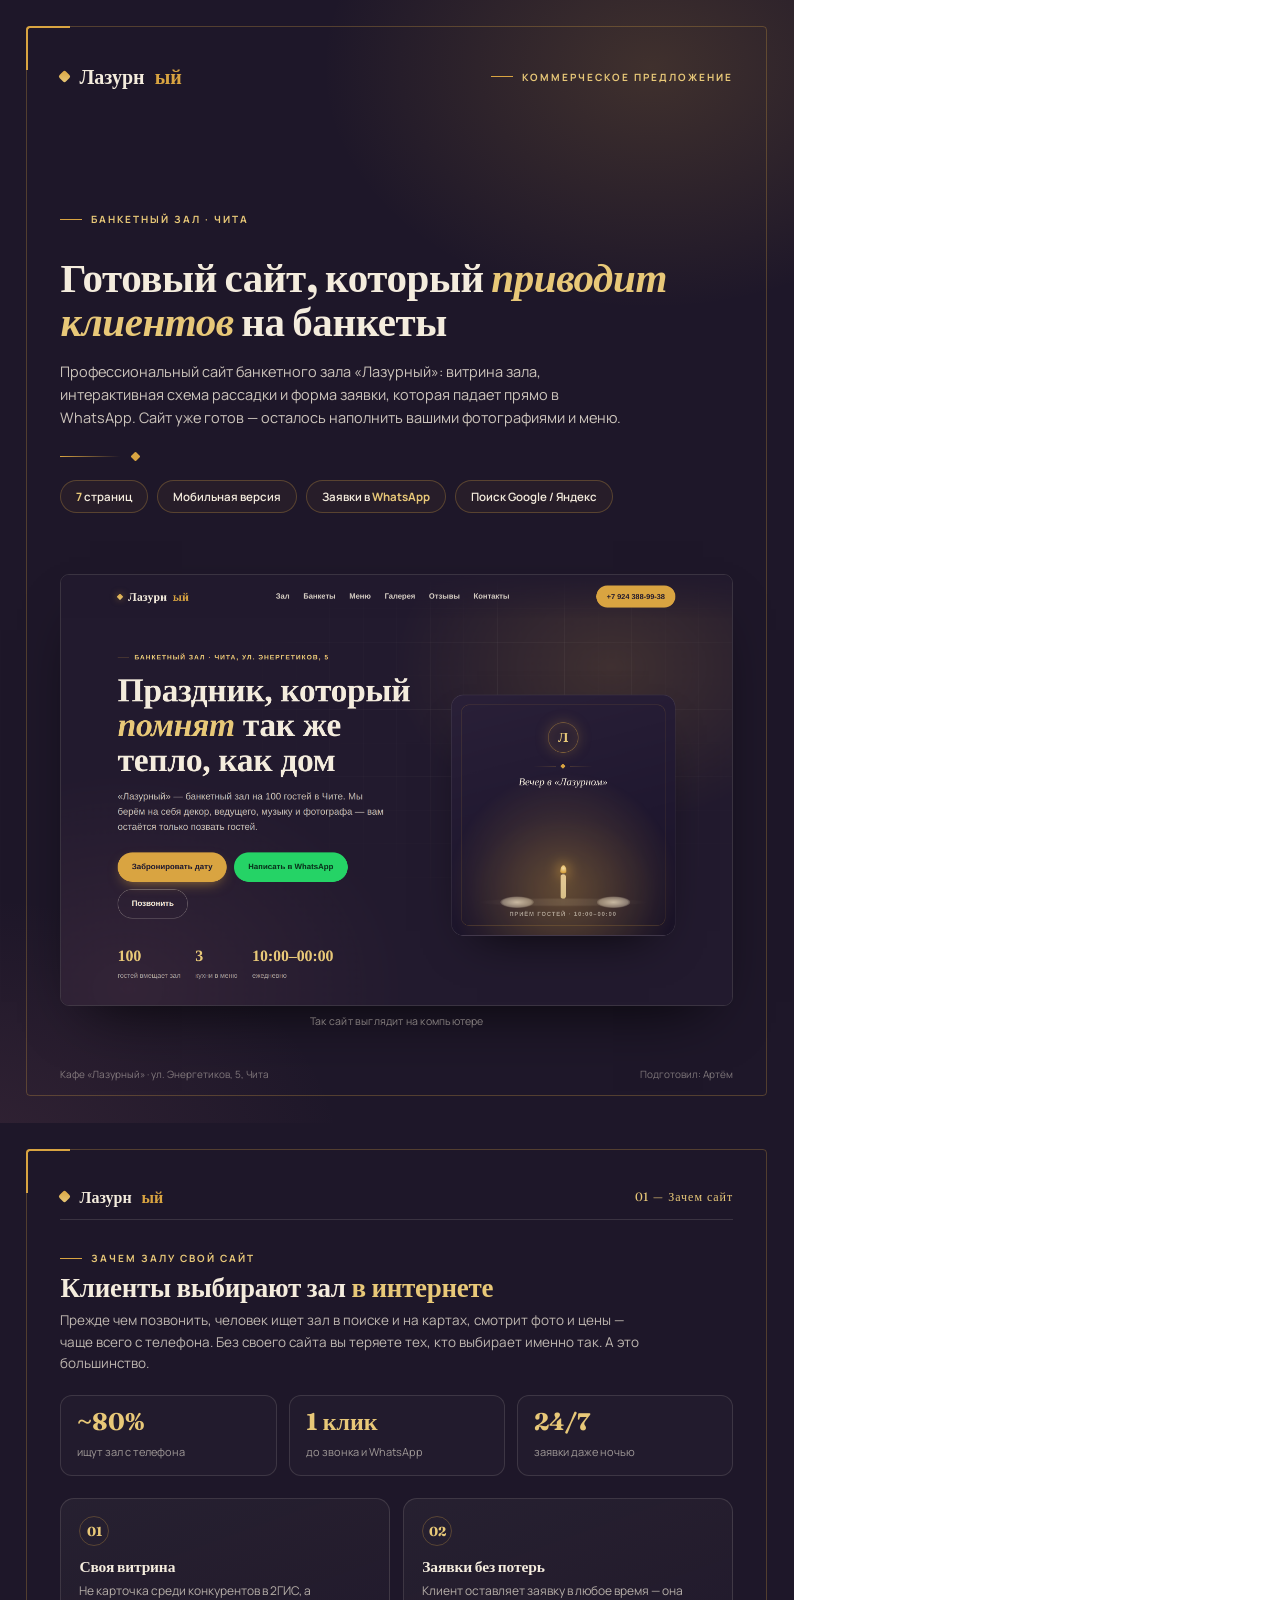
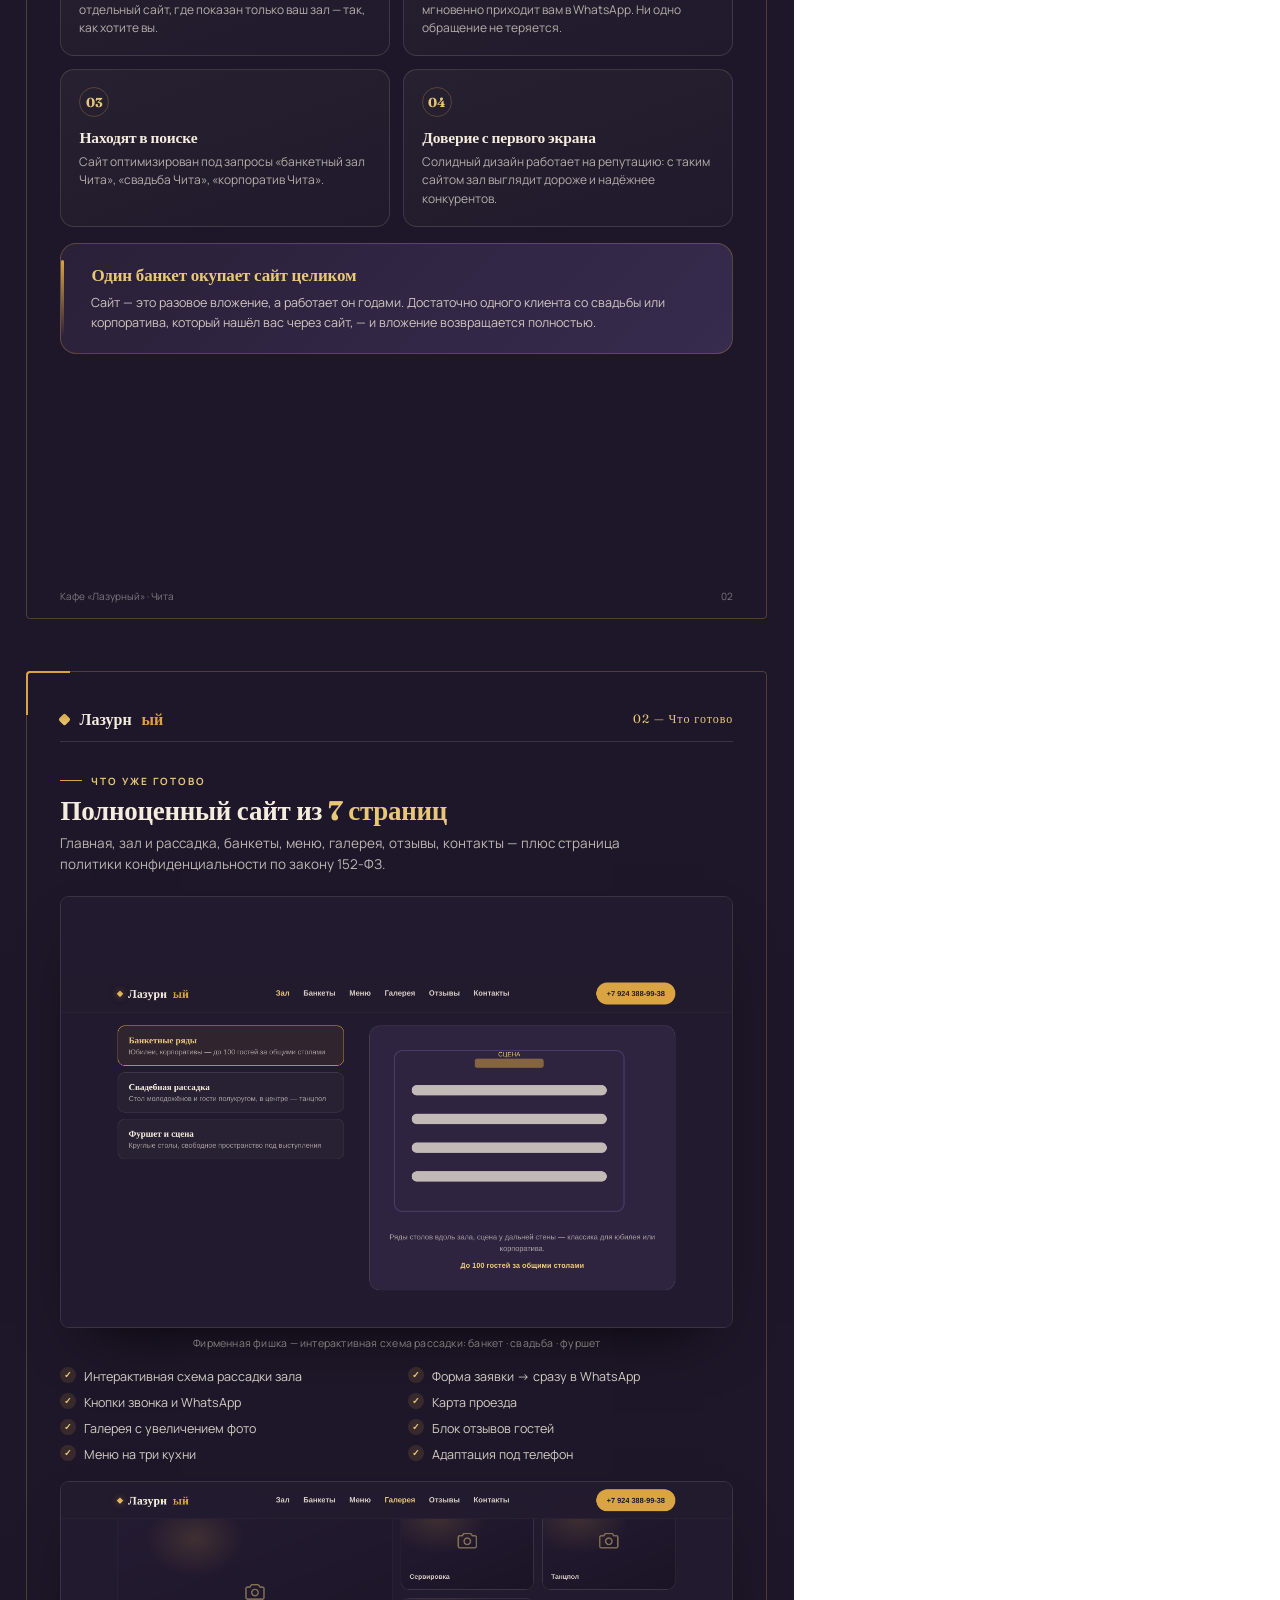
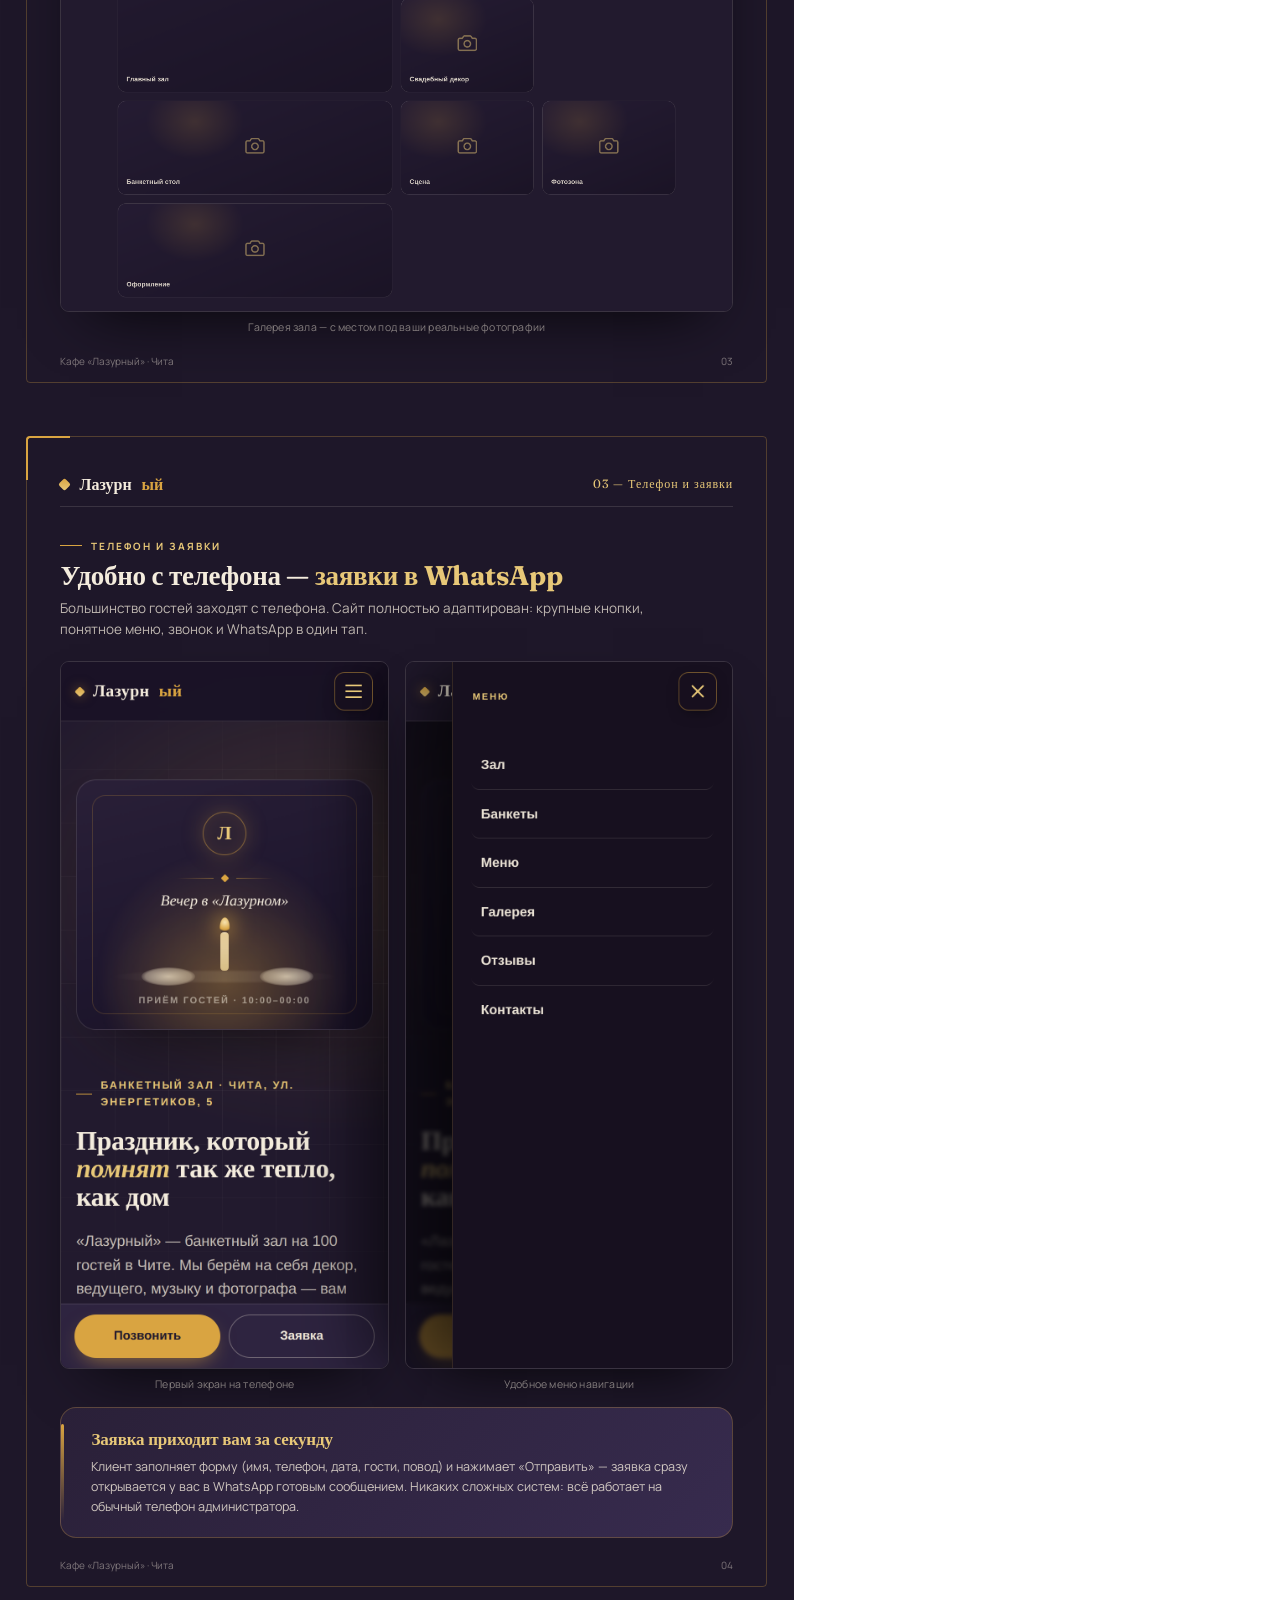
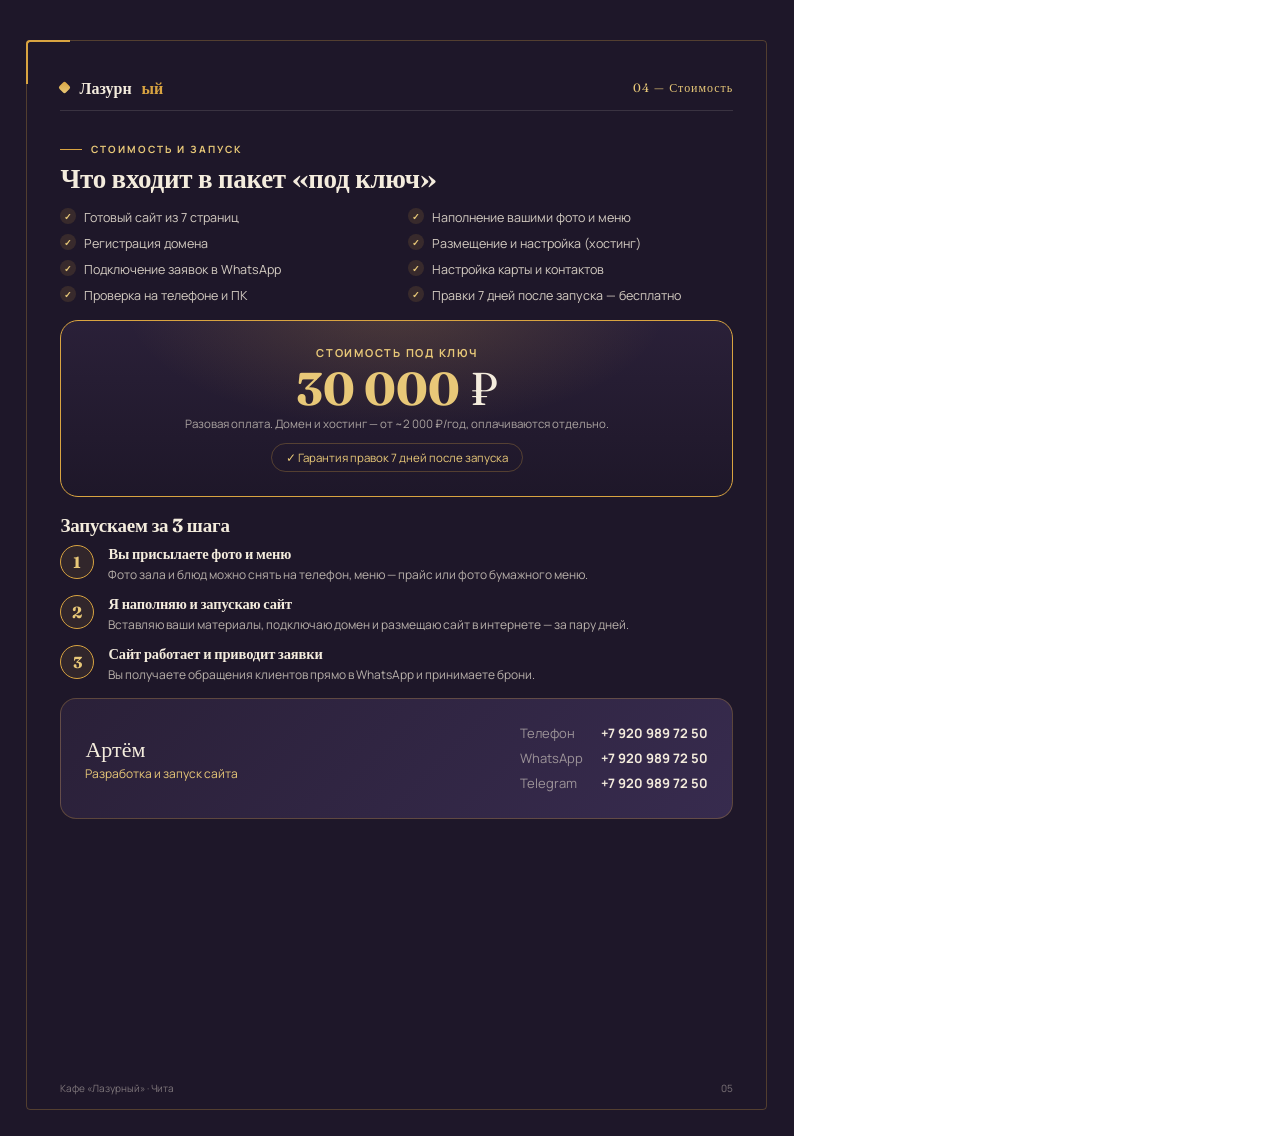
<file: sales/proposal.html>
<!DOCTYPE html>
<html lang="ru">
<head>
<meta charset="UTF-8">
<title>Коммерческое предложение — сайт «Лазурный»</title>
<link rel="preconnect" href="https://fonts.googleapis.com">
<link rel="preconnect" href="https://fonts.gstatic.com" crossorigin>
<link href="https://fonts.googleapis.com/css2?family=Fraunces:opsz,ital,wght@9..144,0,400;9..144,0,500;9..144,0,600;9..144,0,700;9..144,1,400;9..144,1,500&family=Manrope:wght@400;500;600;700;800&display=swap" rel="stylesheet">
<style>
  :root{
    --night:#1E1729; --night-2:#2A2038; --night-3:#372B4E;
    --gold:#D9A441; --gold-soft:#E8C878; --rose:#C97B86;
    --ivory:#F4ECDD; --line:rgba(244,236,221,0.13); --gline:rgba(217,164,65,0.28);
  }
  *{box-sizing:border-box; margin:0; padding:0;}
  @page{ size:A4; margin:0; }
  body{ font-family:'Manrope',sans-serif; color:var(--ivory); -webkit-print-color-adjust:exact; print-color-adjust:exact; }
  h1,h2,h3,.serif{ font-family:'Fraunces',serif; letter-spacing:-0.01em; }
  em{ font-style:italic; }

  .page{
    position:relative;
    width:210mm; min-height:297mm; padding:17mm 16mm 20mm;
    background:var(--night); overflow:hidden;
    page-break-after:always;
  }
  .page:last-child{ page-break-after:auto; }
  /* Фирменная рамка-паспарту */
  .page::before{
    content:""; position:absolute; inset:7mm;
    border:1px solid var(--gline); border-radius:4px; pointer-events:none;
  }
  .page::after{
    content:""; position:absolute; top:7mm; left:7mm; width:11mm; height:11mm;
    border-top:2px solid var(--gold); border-left:2px solid var(--gold);
    border-radius:4px 0 0 0; pointer-events:none;
  }
  .inner{ position:relative; z-index:2; }

  .eyebrow{ font-size:10px; letter-spacing:0.2em; text-transform:uppercase; color:var(--gold-soft); font-weight:700; display:inline-flex; align-items:center; gap:9px; }
  .eyebrow::before{ content:""; width:22px; height:1px; background:var(--gold); }
  .mark{ display:inline-flex; align-items:center; gap:10px; font-family:'Fraunces',serif; font-size:20px; font-weight:700; }
  .mark::before{ content:""; width:9px; height:9px; transform:rotate(45deg); background:linear-gradient(135deg,var(--gold),var(--gold-soft)); border-radius:2px; }
  .mark span{ color:var(--gold); }
  .muted{ color:rgba(244,236,221,0.66); }
  .gold{ color:var(--gold-soft); }
  img{ display:block; max-width:100%; border-radius:9px; }
  .shadow{ box-shadow:0 26px 60px -30px rgba(0,0,0,0.9); border:1px solid var(--line); }

  /* Running header on content pages */
  .runhead{ display:flex; justify-content:space-between; align-items:center; padding-bottom:12px; border-bottom:1px solid var(--line); margin-bottom:22px; }
  .runhead .mark{ font-size:16px; }
  .runhead .rh-num{ font-family:'Fraunces',serif; font-size:12px; color:var(--gold-soft); letter-spacing:0.08em; }

  /* ---------- COVER ---------- */
  .cover{ background:
      radial-gradient(ellipse 150mm 110mm at 82% 6%, rgba(217,164,65,0.18), transparent 58%),
      radial-gradient(ellipse 170mm 120mm at -5% 104%, rgba(201,123,134,0.12), transparent 60%),
      var(--night); }
  .cover-top{ display:flex; justify-content:space-between; align-items:center; }
  .cover-kicker{ margin-top:30mm; }
  .cover h1{ font-size:41px; line-height:1.07; margin:16px 0 16px; max-width:165mm; }
  .cover h1 em{ color:var(--gold-soft); }
  .cover .lead{ font-size:14.5px; line-height:1.6; max-width:150mm; color:rgba(244,236,221,0.82); }
  .divider{ display:flex; align-items:center; gap:12px; margin:24px 0 20px; }
  .divider .l{ height:1px; width:60px; background:linear-gradient(90deg,var(--gold),transparent); }
  .divider .d{ width:7px; height:7px; transform:rotate(45deg); background:var(--gold); border-radius:1px; }
  .cover-badges{ display:flex; gap:9px; flex-wrap:wrap; }
  .badge{ border:1px solid var(--gline); background:rgba(217,164,65,0.05); border-radius:999px; padding:8px 15px; font-size:11.5px; font-weight:600; }
  .badge b{ color:var(--gold-soft); }
  .cover-hero{ margin-top:16mm; }
  .cap{ font-size:10.5px; color:rgba(244,236,221,0.5); margin-top:8px; text-align:center; letter-spacing:0.02em; }

  h2.title{ font-size:27px; margin:6px 0 6px; }
  .section-lead{ font-size:13.5px; color:rgba(244,236,221,0.75); max-width:155mm; margin-bottom:20px; line-height:1.6; }

  .grid2{ display:grid; grid-template-columns:1fr 1fr; gap:13px; }
  .card{ background:linear-gradient(160deg, rgba(244,236,221,0.045), rgba(244,236,221,0.015)); border:1px solid var(--line); border-radius:14px; padding:17px 18px; position:relative; }
  .card .n{ width:30px; height:30px; border-radius:50%; border:1px solid var(--gline); color:var(--gold-soft); font-family:'Fraunces',serif; font-size:13px; font-weight:700; display:flex; align-items:center; justify-content:center; margin-bottom:11px; }
  .card h3{ font-size:15.5px; margin-bottom:6px; }
  .card p{ font-size:12px; color:rgba(244,236,221,0.7); line-height:1.55; }

  .stat-row{ display:flex; gap:12px; margin:2px 0 22px; }
  .stat-box{ flex:1; border:1px solid var(--line); border-radius:12px; padding:14px 16px; background:rgba(244,236,221,0.02); }
  .stat-box b{ font-family:'Fraunces',serif; font-size:24px; color:var(--gold-soft); display:block; line-height:1; margin-bottom:5px; }
  .stat-box span{ font-size:11px; color:rgba(244,236,221,0.6); }

  .highlight{ background:linear-gradient(135deg,var(--night-2),var(--night-3)); border:1px solid var(--gline); border-radius:16px; padding:20px 22px; margin-top:16px; position:relative; }
  .highlight::before{ content:""; position:absolute; left:0; top:16px; bottom:16px; width:3px; background:linear-gradient(180deg,var(--gold),transparent); border-radius:3px; }
  .highlight h3{ font-size:17px; color:var(--gold-soft); margin-bottom:7px; padding-left:8px; }
  .highlight p{ font-size:12.5px; color:rgba(244,236,221,0.82); line-height:1.6; padding-left:8px; }

  ul.checks{ list-style:none; display:grid; grid-template-columns:1fr 1fr; gap:9px 22px; }
  ul.checks li{ font-size:12.5px; padding-left:24px; position:relative; color:rgba(244,236,221,0.85); }
  ul.checks li::before{ content:"✓"; position:absolute; left:0; top:-1px; width:16px; height:16px; background:rgba(217,164,65,0.14); color:var(--gold-soft); border-radius:50%; font-size:9px; font-weight:700; display:flex; align-items:center; justify-content:center; }

  .steps{ display:flex; flex-direction:column; gap:11px; }
  .step{ display:flex; gap:14px; align-items:flex-start; }
  .step .num{ flex:none; width:34px; height:34px; border-radius:50%; background:rgba(217,164,65,0.1); border:1px solid var(--gold); color:var(--gold-soft); display:flex; align-items:center; justify-content:center; font-family:'Fraunces',serif; font-weight:700; }
  .step h3{ font-size:14.5px; margin-bottom:3px; }
  .step p{ font-size:12px; color:rgba(244,236,221,0.72); line-height:1.5; }

  /* PRICE */
  .price-box{ text-align:center; position:relative; background:
      radial-gradient(ellipse 120mm 55mm at 50% -10%, rgba(217,164,65,0.2), transparent 60%),
      linear-gradient(180deg,var(--night-2),var(--night)); border:1px solid var(--gold); border-radius:18px; padding:24px 26px; margin:16px 0; }
  .price-box .label{ font-size:11px; letter-spacing:0.16em; text-transform:uppercase; color:var(--gold-soft); font-weight:700; }
  .price-box .price{ font-family:'Fraunces',serif; font-size:46px; color:var(--ivory); margin:6px 0 4px; line-height:1; }
  .price-box .price b{ color:var(--gold-soft); font-weight:700; }
  .price-box .note{ font-size:11.5px; color:rgba(244,236,221,0.65); }
  .guarantee{ display:inline-flex; align-items:center; gap:8px; margin-top:12px; font-size:11.5px; color:var(--gold-soft); border:1px solid var(--gline); border-radius:999px; padding:6px 14px; }

  /* CONTACT CARD */
  .contact-card{ background:linear-gradient(135deg,var(--night-2),var(--night-3)); border:1px solid var(--gline); border-radius:16px; padding:22px 24px; display:flex; justify-content:space-between; align-items:center; gap:20px; margin-top:14px; }
  .cc-name{ font-family:'Fraunces',serif; font-size:22px; }
  .cc-role{ font-size:12px; color:var(--gold-soft); margin-top:2px; }
  .cc-lines{ text-align:right; font-size:13px; line-height:1.9; }
  .cc-lines span{ color:rgba(244,236,221,0.55); display:inline-block; width:78px; text-align:left; }
  .cc-lines b{ color:var(--ivory); font-weight:700; }

  .foot{ position:absolute; left:16mm; right:16mm; bottom:11mm; display:flex; justify-content:space-between; font-size:10px; color:rgba(244,236,221,0.45); z-index:2; }
</style>
</head>
<body>

<!-- ===== PAGE 1 — COVER ===== -->
<section class="page cover">
  <div class="inner">
    <div class="cover-top">
      <div class="mark">Лазурн<span>ый</span></div>
      <div class="eyebrow">Коммерческое предложение</div>
    </div>

    <div class="cover-kicker">
      <div class="eyebrow" style="margin-bottom:14px;">Банкетный зал · Чита</div>
      <h1>Готовый сайт, который <em>приводит клиентов</em> на банкеты</h1>
      <p class="lead">Профессиональный сайт банкетного зала «Лазурный»: витрина зала, интерактивная схема рассадки и форма заявки, которая падает прямо в WhatsApp. Сайт уже готов — осталось наполнить вашими фотографиями и меню.</p>

      <div class="divider"><span class="l"></span><span class="d"></span></div>

      <div class="cover-badges">
        <div class="badge"><b>7</b> страниц</div>
        <div class="badge">Мобильная версия</div>
        <div class="badge">Заявки в <b>WhatsApp</b></div>
        <div class="badge">Поиск Google / Яндекс</div>
      </div>
    </div>

    <div class="cover-hero">
      <img class="shadow" src="sales-img/desktop-home.png" alt="Главная страница сайта">
      <div class="cap">Так сайт выглядит на компьютере</div>
    </div>
  </div>

  <div class="foot">
    <span>Кафе «Лазурный» · ул. Энергетиков, 5, Чита</span>
    <span>Подготовил: Артём</span>
  </div>
</section>

<!-- ===== PAGE 2 — WHY ===== -->
<section class="page">
  <div class="inner">
    <div class="runhead"><div class="mark">Лазурн<span>ый</span></div><div class="rh-num">01 — Зачем сайт</div></div>

    <div class="eyebrow">Зачем залу свой сайт</div>
    <h2 class="title">Клиенты выбирают зал <span class="gold">в интернете</span></h2>
    <p class="section-lead">Прежде чем позвонить, человек ищет зал в поиске и на картах, смотрит фото и цены — чаще всего с телефона. Без своего сайта вы теряете тех, кто выбирает именно так. А это большинство.</p>

    <div class="stat-row">
      <div class="stat-box"><b>~80%</b><span>ищут зал с телефона</span></div>
      <div class="stat-box"><b>1 клик</b><span>до звонка и WhatsApp</span></div>
      <div class="stat-box"><b>24/7</b><span>заявки даже ночью</span></div>
    </div>

    <div class="grid2">
      <div class="card"><div class="n">01</div><h3>Своя витрина</h3><p>Не карточка среди конкурентов в 2ГИС, а отдельный сайт, где показан только ваш зал — так, как хотите вы.</p></div>
      <div class="card"><div class="n">02</div><h3>Заявки без потерь</h3><p>Клиент оставляет заявку в любое время — она мгновенно приходит вам в WhatsApp. Ни одно обращение не теряется.</p></div>
      <div class="card"><div class="n">03</div><h3>Находят в поиске</h3><p>Сайт оптимизирован под запросы «банкетный зал Чита», «свадьба Чита», «корпоратив Чита».</p></div>
      <div class="card"><div class="n">04</div><h3>Доверие с первого экрана</h3><p>Солидный дизайн работает на репутацию: с таким сайтом зал выглядит дороже и надёжнее конкурентов.</p></div>
    </div>

    <div class="highlight">
      <h3>Один банкет окупает сайт целиком</h3>
      <p>Сайт — это разовое вложение, а работает он годами. Достаточно одного клиента со свадьбы или корпоратива, который нашёл вас через сайт, — и вложение возвращается полностью.</p>
    </div>
  </div>
  <div class="foot"><span>Кафе «Лазурный» · Чита</span><span>02</span></div>
</section>

<!-- ===== PAGE 3 — WHAT'S INSIDE ===== -->
<section class="page">
  <div class="inner">
    <div class="runhead"><div class="mark">Лазурн<span>ый</span></div><div class="rh-num">02 — Что готово</div></div>

    <div class="eyebrow">Что уже готово</div>
    <h2 class="title">Полноценный сайт из <span class="gold">7 страниц</span></h2>
    <p class="section-lead">Главная, зал и рассадка, банкеты, меню, галерея, отзывы, контакты — плюс страница политики конфиденциальности по закону 152-ФЗ.</p>

    <img class="shadow" src="sales-img/config.png" alt="Интерактивная схема рассадки">
    <div class="cap">Фирменная фишка — интерактивная схема рассадки: банкет · свадьба · фуршет</div>

    <ul class="checks" style="margin-top:18px;">
      <li>Интерактивная схема рассадки зала</li>
      <li>Форма заявки → сразу в WhatsApp</li>
      <li>Кнопки звонка и WhatsApp</li>
      <li>Карта проезда</li>
      <li>Галерея с увеличением фото</li>
      <li>Блок отзывов гостей</li>
      <li>Меню на три кухни</li>
      <li>Адаптация под телефон</li>
    </ul>

    <img class="shadow" src="sales-img/gallery.png" alt="Галерея зала" style="margin-top:18px;">
    <div class="cap">Галерея зала — с местом под ваши реальные фотографии</div>
  </div>
  <div class="foot"><span>Кафе «Лазурный» · Чита</span><span>03</span></div>
</section>

<!-- ===== PAGE 4 — MOBILE + WHATSAPP ===== -->
<section class="page">
  <div class="inner">
    <div class="runhead"><div class="mark">Лазурн<span>ый</span></div><div class="rh-num">03 — Телефон и заявки</div></div>

    <div class="eyebrow">Телефон и заявки</div>
    <h2 class="title">Удобно с телефона — <span class="gold">заявки в WhatsApp</span></h2>
    <p class="section-lead">Большинство гостей заходят с телефона. Сайт полностью адаптирован: крупные кнопки, понятное меню, звонок и WhatsApp в один тап.</p>

    <div style="display:flex; gap:16px; align-items:flex-start;">
      <div style="flex:1;"><img class="shadow" src="sales-img/mobile-home.png" alt="Мобильная версия"><div class="cap">Первый экран на телефоне</div></div>
      <div style="flex:1;"><img class="shadow" src="sales-img/mobile-menu.png" alt="Мобильное меню"><div class="cap">Удобное меню навигации</div></div>
    </div>

    <div class="highlight">
      <h3>Заявка приходит вам за секунду</h3>
      <p>Клиент заполняет форму (имя, телефон, дата, гости, повод) и нажимает «Отправить» — заявка сразу открывается у вас в WhatsApp готовым сообщением. Никаких сложных систем: всё работает на обычный телефон администратора.</p>
    </div>
  </div>
  <div class="foot"><span>Кафе «Лазурный» · Чита</span><span>04</span></div>
</section>

<!-- ===== PAGE 5 — OFFER ===== -->
<section class="page">
  <div class="inner">
    <div class="runhead"><div class="mark">Лазурн<span>ый</span></div><div class="rh-num">04 — Стоимость</div></div>

    <div class="eyebrow">Стоимость и запуск</div>
    <h2 class="title">Что входит в пакет «под ключ»</h2>

    <ul class="checks" style="margin:14px 0 6px;">
      <li>Готовый сайт из 7 страниц</li>
      <li>Наполнение вашими фото и меню</li>
      <li>Регистрация домена</li>
      <li>Размещение и настройка (хостинг)</li>
      <li>Подключение заявок в WhatsApp</li>
      <li>Настройка карты и контактов</li>
      <li>Проверка на телефоне и ПК</li>
      <li>Правки 7 дней после запуска — бесплатно</li>
    </ul>

    <div class="price-box">
      <div class="label">Стоимость под ключ</div>
      <div class="price"><b>30 000</b> ₽</div>
      <div class="note">Разовая оплата. Домен и хостинг — от ~2 000 ₽/год, оплачиваются отдельно.</div>
      <div class="guarantee">✓ Гарантия правок 7 дней после запуска</div>
    </div>

    <h2 class="title" style="font-size:19px; margin-top:10px;">Запускаем за 3 шага</h2>
    <div class="steps" style="margin-top:8px;">
      <div class="step"><div class="num">1</div><div><h3>Вы присылаете фото и меню</h3><p>Фото зала и блюд можно снять на телефон, меню — прайс или фото бумажного меню.</p></div></div>
      <div class="step"><div class="num">2</div><div><h3>Я наполняю и запускаю сайт</h3><p>Вставляю ваши материалы, подключаю домен и размещаю сайт в интернете — за пару дней.</p></div></div>
      <div class="step"><div class="num">3</div><div><h3>Сайт работает и приводит заявки</h3><p>Вы получаете обращения клиентов прямо в WhatsApp и принимаете брони.</p></div></div>
    </div>

    <div class="contact-card">
      <div>
        <div class="cc-name">Артём</div>
        <div class="cc-role">Разработка и запуск сайта</div>
      </div>
      <div class="cc-lines">
        <div><span>Телефон</span> <b>+7 920 989 72 50</b></div>
        <div><span>WhatsApp</span> <b>+7 920 989 72 50</b></div>
        <div><span>Telegram</span> <b>+7 920 989 72 50</b></div>
      </div>
    </div>
  </div>
  <div class="foot"><span>Кафе «Лазурный» · Чита</span><span>05</span></div>
</section>

</body>
</html>
</file>
<file: assets/css/styles.css>
/* =========================================================
   «Лазурный» — банкетный зал в Чите
   Общая дизайн-система (наследована из исходного лендинга).
   Правки палитры/типографики делать только здесь — стили
   подключены на всех страницах сайта.
   ========================================================= */

:root{
  --night: #221A2E;
  --night-2: #2E2440;
  --night-3: #3A2E52;
  --gold: #D9A441;
  --gold-soft: #E8C878;
  --rose: #C97B86;
  --ivory: #F4ECDD;
  --parchment: #EFE4CC;
  --ink: #241B2E;
  --line: rgba(244,236,221,0.14);
}
*{box-sizing:border-box; margin:0; padding:0;}
html{scroll-behavior:smooth;}
body{
  background:var(--night);
  color:var(--ivory);
  font-family:'Manrope', sans-serif;
  line-height:1.6;
  overflow-x:hidden;
}
h1,h2,h3,.display{
  font-family:'Fraunces', serif;
  font-weight:600;
  letter-spacing:-0.01em;
}
a{color:inherit; text-decoration:none;}
img{max-width:100%; display:block;}
.wrap{max-width:1120px; margin:0 auto; padding:0 28px;}
.eyebrow{
  font-size:12.5px;
  letter-spacing:0.16em;
  text-transform:uppercase;
  color:var(--gold-soft);
  font-weight:700;
  display:inline-flex;
  align-items:center;
  gap:10px;
}
.eyebrow::before{
  content:"";
  width:22px; height:1px;
  background:var(--gold);
  display:inline-block;
}
.center{text-align:center;}
.muted{color:rgba(244,236,221,0.6);}

/* Focus visibility */
a:focus-visible, button:focus-visible, input:focus-visible, select:focus-visible, textarea:focus-visible{
  outline:2px solid var(--gold);
  outline-offset:3px;
}
.skip-link{
  position:absolute; left:-9999px; top:0; z-index:200;
  background:var(--gold); color:var(--night); padding:10px 16px;
  border-radius:0 0 10px 0; font-weight:700;
}
.skip-link:focus{left:0;}

/* ---------- HEADER ---------- */
header{
  position:fixed; top:0; left:0; right:0; z-index:100;
  background:linear-gradient(to bottom, rgba(34,26,46,0.92), rgba(34,26,46,0));
  padding:20px 0;
  transition:background .3s ease, padding .3s ease;
}
header.scrolled{
  background:rgba(34,26,46,0.96);
  padding:14px 0;
  border-bottom:1px solid var(--line);
  backdrop-filter:blur(6px);
}
.nav{display:flex; align-items:center; justify-content:space-between; gap:20px;}
.logo{
  font-family:'Fraunces', serif;
  font-size:22px; font-weight:700;
  letter-spacing:0.02em;
  display:inline-flex; align-items:center; gap:11px;
}
.logo::before{
  content:"";
  width:9px; height:9px; flex:none;
  transform:rotate(45deg);
  background:linear-gradient(135deg, var(--gold), var(--gold-soft));
  border-radius:2px;
  box-shadow:0 0 14px rgba(217,164,65,0.55);
}
.logo span{color:var(--gold);}
.nav-links{display:flex; gap:26px; font-size:14.5px; font-weight:600; align-items:center;}
.nav-links a{opacity:0.85; transition:opacity .2s, color .2s;}
.nav-links a:hover{opacity:1; color:var(--gold-soft);}
.nav-links a.current{color:var(--gold-soft); opacity:1;}
.nav-right{display:flex; align-items:center; gap:14px;}
.nav-cta{
  background:var(--gold);
  color:var(--night);
  padding:10px 20px;
  border-radius:999px;
  font-weight:700;
  font-size:14px;
  white-space:nowrap;
}
.nav-cta:hover{background:var(--gold-soft);}
.burger{
  display:none;
  position:relative; z-index:140;
  width:46px; height:46px;
  /* Тёмная плашка + золотая рамка — значок виден на любом фоне (в т.ч. на светлом) */
  background:rgba(23,16,31,0.82);
  border:1px solid rgba(217,164,65,0.45);
  border-radius:12px;
  cursor:pointer;
  align-items:center; justify-content:center;
  flex-direction:column; gap:5px;
  -webkit-backdrop-filter:blur(6px); backdrop-filter:blur(6px);
  box-shadow:0 6px 18px -8px rgba(0,0,0,0.6);
}
.burger span{display:block; width:20px; height:2px; background:var(--gold-soft); border-radius:2px; transition:transform .2s, opacity .2s;}
.burger[aria-expanded="true"] span:nth-child(1){transform:translateY(7px) rotate(45deg);}
.burger[aria-expanded="true"] span:nth-child(2){opacity:0;}
.burger[aria-expanded="true"] span:nth-child(3){transform:translateY(-7px) rotate(-45deg);}
header.nav-open{z-index:200; background:var(--night);}

/* Затемнение фона под мобильным меню */
.nav-scrim{
  position:fixed; inset:0; z-index:120;
  background:rgba(8,5,12,0.55);
  backdrop-filter:blur(3px); -webkit-backdrop-filter:blur(3px);
  opacity:0; visibility:hidden;
  transition:opacity .3s ease, visibility .3s ease;
}
.nav-scrim.show{opacity:1; visibility:visible;}

/* ---------- SCROLL REVEAL ---------- */
.reveal{
  opacity:0; transform:translateY(26px);
  transition:opacity .7s cubic-bezier(.16,.8,.3,1), transform .7s cubic-bezier(.16,.8,.3,1);
  will-change:opacity, transform;
}
.reveal.in{opacity:1; transform:none;}
@media (prefers-reduced-motion: reduce){
  .reveal{opacity:1 !important; transform:none !important; transition:none;}
}

/* ---------- BUTTONS ---------- */
.btn{
  display:inline-flex; align-items:center; gap:8px;
  padding:15px 26px;
  border-radius:999px;
  font-weight:700;
  font-size:15px;
  border:1px solid transparent;
  cursor:pointer;
  transition:transform .2s ease, background .2s ease, border-color .2s, box-shadow .2s ease;
  font-family:'Manrope', sans-serif;
}
.btn:hover{transform:translateY(-2px);}
.btn-primary{background:var(--gold); color:var(--night); box-shadow:0 10px 26px -10px rgba(217,164,65,0.7);}
.btn-primary:hover{background:var(--gold-soft); box-shadow:0 16px 34px -10px rgba(217,164,65,0.8);}
.btn-ghost{border-color:rgba(244,236,221,0.35); color:var(--ivory);}
.btn-ghost:hover{border-color:var(--gold); color:var(--gold-soft);}
.btn-wa{background:#25D366; color:#08331b;}
.btn-wa:hover{background:#2ee574;}

/* ---------- PAGE HERO (внутренние страницы) ---------- */
.page-hero{
  position:relative;
  padding:150px 0 60px;
  background:
    radial-gradient(ellipse 700px 500px at 82% 10%, rgba(217,164,65,0.14), transparent 60%),
    radial-gradient(ellipse 900px 700px at 5% 90%, rgba(201,123,134,0.08), transparent 60%),
    var(--night);
  border-bottom:1px solid var(--line);
}
.breadcrumbs{font-size:13px; color:rgba(244,236,221,0.55); margin-bottom:18px;}
.breadcrumbs a:hover{color:var(--gold-soft);}
.breadcrumbs span{margin:0 8px; opacity:0.5;}
.page-hero h1{font-size:clamp(32px, 4.6vw, 52px); line-height:1.06; color:var(--ivory); margin:14px 0 18px; max-width:820px;}
.page-hero h1 em{font-style:italic; color:var(--gold-soft);}
.page-hero p.lead{font-size:18px; color:rgba(244,236,221,0.78); max-width:640px;}

/* ---------- HERO (главная) ---------- */
.hero{
  position:relative;
  min-height:100vh;
  display:flex;
  align-items:center;
  padding:140px 0 100px;
  background:
    radial-gradient(ellipse 700px 500px at 82% 20%, rgba(217,164,65,0.16), transparent 60%),
    radial-gradient(ellipse 900px 700px at 10% 90%, rgba(201,123,134,0.10), transparent 60%),
    var(--night);
  overflow:hidden;
}
.hero::before{
  content:"";
  position:absolute; inset:0;
  background-image:
    linear-gradient(var(--line) 1px, transparent 1px),
    linear-gradient(90deg, var(--line) 1px, transparent 1px);
  background-size:64px 64px;
  -webkit-mask-image:radial-gradient(ellipse 900px 600px at 70% 30%, black, transparent 70%);
  mask-image:radial-gradient(ellipse 900px 600px at 70% 30%, black, transparent 70%);
  opacity:0.5;
  pointer-events:none;
}
.hero-grid{
  display:grid;
  grid-template-columns:1.15fr 0.85fr;
  gap:56px;
  align-items:center;
  position:relative;
  z-index:2;
}
.hero h1{
  font-size:clamp(38px, 5.4vw, 64px);
  line-height:1.04;
  color:var(--ivory);
  margin:20px 0 22px;
}
.hero h1 em{font-style:italic; color:var(--gold-soft);}
.hero p.lead{
  font-size:18px;
  color:rgba(244,236,221,0.78);
  max-width:520px;
  margin-bottom:34px;
}
.hero-ctas{display:flex; gap:14px; flex-wrap:wrap;}
.hero-stats{display:flex; gap:28px; margin-top:48px; flex-wrap:wrap;}
.stat b{font-family:'Fraunces', serif; font-size:30px; color:var(--gold-soft); display:block;}
.stat span{font-size:13px; color:rgba(244,236,221,0.6);}

/* Hero сцена — CSS-иллюстрация накрытого стола (или фон-фото, если добавлено) */
.scene{
  position:relative;
  height:460px;
  border-radius:24px;
  background:
    radial-gradient(ellipse 60% 45% at 50% 82%, rgba(217,164,65,0.10), transparent 70%),
    linear-gradient(165deg, #2A2038 0%, #201830 55%, #1A1327 100%);
  border:1px solid var(--line);
  box-shadow:0 40px 90px -50px rgba(0,0,0,0.9), inset 0 1px 0 rgba(244,236,221,0.04);
  overflow:hidden;
}
.scene.has-photo{background-size:cover; background-position:center;}
.scene::after{
  content:"";
  position:absolute; inset:0;
  background:radial-gradient(circle at 50% 80%, rgba(217,164,65,0.30), transparent 52%);
  pointer-events:none;
}
/* Тонкая золотая рамка-паспарту */
.scene-frame{
  position:absolute; inset:18px;
  border:1px solid rgba(217,164,65,0.22);
  border-radius:16px; pointer-events:none; z-index:2;
}
/* Монограмма-крест «Л» */
.scene-crest{
  position:absolute; top:52px; left:50%; transform:translateX(-50%); z-index:3;
  width:58px; height:58px; border-radius:50%;
  border:1px solid rgba(217,164,65,0.5);
  display:flex; align-items:center; justify-content:center;
  font-family:'Fraunces', serif; font-size:26px; font-weight:600;
  color:var(--gold-soft);
  background:rgba(217,164,65,0.06);
  box-shadow:0 0 26px rgba(217,164,65,0.25), inset 0 0 18px rgba(217,164,65,0.08);
}
/* Орнаментальный разделитель с ромбом */
.scene-divider{
  position:absolute; top:128px; left:50%; transform:translateX(-50%); z-index:3;
  width:120px; height:14px;
  display:flex; align-items:center; justify-content:center;
}
.scene-divider::before, .scene-divider::after{
  content:""; height:1px; width:44px;
  background:linear-gradient(90deg, transparent, rgba(217,164,65,0.55));
}
.scene-divider::after{background:linear-gradient(90deg, rgba(217,164,65,0.55), transparent);}
.scene-diamond{
  width:7px; height:7px; margin:0 10px; transform:rotate(45deg);
  background:var(--gold); border-radius:1px; flex:none;
}
.scene-title{
  position:absolute; top:150px; left:0; right:0; text-align:center; z-index:3;
  font-family:'Fraunces', serif; font-style:italic; font-size:20px;
  color:var(--ivory);
}
.scene-caption-bottom{
  position:absolute; bottom:30px; left:0; right:0; text-align:center; z-index:3;
  font-size:11px; letter-spacing:0.16em; text-transform:uppercase;
  color:rgba(244,236,221,0.55); font-weight:700;
}
.table-setting{
  position:absolute; bottom:56px; left:50%; transform:translateX(-50%);
  width:78%; height:14px;
  background:linear-gradient(90deg, transparent, rgba(244,236,221,0.14), transparent);
  border-radius:50%;
  filter:blur(1px);
}
.candle{
  position:absolute; bottom:70px; left:50%; transform:translateX(-50%);
  width:10px; height:46px;
  background:linear-gradient(180deg, var(--parchment), #d8c9a0);
  border-radius:4px;
}
.flame{
  position:absolute; bottom:114px; left:50%; transform:translateX(-50%);
  width:12px; height:20px;
  background:radial-gradient(circle at 50% 30%, #fff2c9, var(--gold) 60%, transparent 75%);
  border-radius:50% 50% 50% 50% / 60% 60% 40% 40%;
  animation:flicker 2.6s ease-in-out infinite;
  box-shadow:0 0 24px 6px rgba(217,164,65,0.55);
}
@keyframes flicker{
  0%,100%{transform:translateX(-50%) scale(1) rotate(0deg);}
  30%{transform:translateX(-52%) scale(1.06) rotate(-2deg);}
  60%{transform:translateX(-48%) scale(0.96) rotate(2deg);}
}
.plate{
  position:absolute; bottom:52px;
  width:64px; height:22px;
  border-radius:50%;
  background:radial-gradient(ellipse at center, rgba(244,236,221,0.9), rgba(244,236,221,0.5) 60%, transparent 75%);
  opacity:0.85;
}
.plate.p1{left:22%;}
.plate.p2{right:20%;}
.plate.p3{left:8%; bottom:38px; width:48px; opacity:0.5;}
.plate.p4{right:6%; bottom:38px; width:48px; opacity:0.5;}
.scene-label{
  position:absolute; top:22px; left:24px;
  font-size:12px; letter-spacing:0.14em; text-transform:uppercase;
  color:rgba(244,236,221,0.55); font-weight:700;
}
@media (prefers-reduced-motion: reduce){
  .flame{animation:none;}
  html{scroll-behavior:auto;}
}

/* ---------- SECTION SHELL ---------- */
section{padding:96px 0;}
.section-head{max-width:640px; margin-bottom:56px;}
.section-head.center{margin-left:auto; margin-right:auto;}
.section-head h2{font-size:clamp(28px,3.4vw,42px); margin-top:16px; line-height:1.1;}
.section-head p{color:rgba(244,236,221,0.72); margin-top:16px; font-size:16.5px;}

/* ---------- ABOUT ---------- */
.about{background:var(--night-2); border-top:1px solid var(--line); border-bottom:1px solid var(--line);}
.about-grid{display:grid; grid-template-columns:repeat(3, 1fr); gap:28px;}
.about-card{
  background:rgba(244,236,221,0.03);
  border:1px solid var(--line);
  border-radius:18px;
  padding:30px 26px;
  transition:transform .28s ease, border-color .28s ease, box-shadow .28s ease;
}
.about-card:hover{transform:translateY(-4px); border-color:rgba(217,164,65,0.38); box-shadow:0 22px 44px -24px rgba(0,0,0,0.75);}
.about-card .num{font-family:'Fraunces', serif; font-size:15px; color:var(--gold); margin-bottom:14px; display:block;}
.about-card h3{font-size:20px; margin-bottom:10px;}
.about-card p{font-size:15px; color:rgba(244,236,221,0.68);}

/* ---------- КОНФИГУРАТОР РАССАДКИ (фирменный элемент) ---------- */
.configurator{background:var(--night);}
.config-shell{display:grid; grid-template-columns:0.85fr 1.15fr; gap:48px; align-items:start;}
.config-tabs{display:flex; flex-direction:column; gap:12px;}
.config-tab{
  text-align:left;
  background:rgba(244,236,221,0.03);
  border:1px solid var(--line);
  border-radius:14px;
  padding:18px 20px;
  cursor:pointer;
  color:var(--ivory);
  transition:border-color .2s, background .2s;
  font-family:'Manrope', sans-serif;
}
.config-tab b{font-family:'Fraunces', serif; font-size:17px; display:block; margin-bottom:4px;}
.config-tab span{font-size:13.5px; color:rgba(244,236,221,0.6);}
.config-tab.active{border-color:var(--gold); background:rgba(217,164,65,0.08);}
.config-tab.active b{color:var(--gold-soft);}
.config-stage{
  background:var(--night-2);
  border:1px solid var(--line);
  border-radius:20px;
  padding:36px;
  min-height:380px;
  display:flex; align-items:center; justify-content:center;
}
.config-stage svg{width:100%; height:auto; max-width:460px;}
.config-caption{text-align:center; margin-top:18px; font-size:14px; color:rgba(244,236,221,0.6);}
.config-capacity{
  text-align:center; margin-top:10px; font-size:13.5px; font-weight:700;
  color:var(--gold-soft); letter-spacing:0.02em;
}

/* ---------- МЕНЮ / КУХНЯ (карточки-описания) ---------- */
.cuisine{background:var(--parchment); color:var(--ink);}
.cuisine .eyebrow{color:#8a5f1f;}
.cuisine .eyebrow::before{background:#8a5f1f;}
.cuisine .section-head p{color:rgba(36,27,46,0.7);}
.cuisine-grid{display:grid; grid-template-columns:repeat(3, 1fr); gap:24px;}
.cuisine-card{
  background:#fff;
  border:1px solid rgba(36,27,46,0.08);
  border-radius:18px;
  padding:32px 26px;
  box-shadow:0 1px 0 rgba(36,27,46,0.04);
  transition:transform .28s ease, box-shadow .28s ease;
}
.cuisine-card:hover{transform:translateY(-4px); box-shadow:0 24px 46px -22px rgba(36,27,46,0.28);}
.cuisine-card .tag{
  font-size:11.5px; text-transform:uppercase; letter-spacing:0.12em;
  color:#8a5f1f; font-weight:700; margin-bottom:12px; display:block;
}
.cuisine-card h3{font-size:21px; margin-bottom:10px; font-family:'Fraunces', serif;}
.cuisine-card p{font-size:14.5px; color:rgba(36,27,46,0.68);}

/* ---------- МЕНЮ (страница со списком блюд) ---------- */
.menu-page{background:var(--parchment); color:var(--ink);}
.menu-section{margin-bottom:52px;}
.menu-section-head{
  display:flex; align-items:baseline; gap:14px; flex-wrap:wrap;
  border-bottom:2px solid rgba(138,95,31,0.35);
  padding-bottom:12px; margin-bottom:22px;
}
.menu-section-head h2{font-size:clamp(24px,3vw,32px); color:var(--ink); margin:0;}
.menu-section-head .tag{
  font-size:11.5px; text-transform:uppercase; letter-spacing:0.12em;
  color:#8a5f1f; font-weight:700;
}
.menu-list{display:flex; flex-direction:column; gap:6px;}
.menu-item{
  display:grid; grid-template-columns:1fr auto; gap:6px 18px;
  align-items:baseline;
  padding:14px 0;
  border-bottom:1px dashed rgba(36,27,46,0.15);
}
.menu-item .mi-name{font-family:'Fraunces', serif; font-size:18px; font-weight:600; color:var(--ink);}
.menu-item .mi-price{font-weight:700; color:#8a5f1f; white-space:nowrap;}
.menu-item .mi-desc{grid-column:1 / -1; font-size:14px; color:rgba(36,27,46,0.6);}
.menu-item.is-placeholder .mi-name,
.menu-item.is-placeholder .mi-price{color:rgba(36,27,46,0.4); font-style:italic; font-weight:500;}
.menu-note{
  background:#fff; border:1px solid rgba(36,27,46,0.1); border-left:4px solid var(--gold);
  border-radius:12px; padding:18px 20px; font-size:14.5px; color:rgba(36,27,46,0.75);
}

/* ---------- ПОВОДЫ ---------- */
.occasions{
  background:var(--night-3);
  border-top:1px solid var(--line);
  border-bottom:1px solid var(--line);
  padding:56px 0;
}
.occ-row{
  display:flex; flex-wrap:wrap; gap:14px 40px;
  justify-content:center;
  font-family:'Fraunces', serif;
  font-size:clamp(18px, 2.6vw, 26px);
  text-align:center;
}
.occ-row span{color:rgba(244,236,221,0.35);}
.occ-row b{font-weight:500; color:var(--ivory);}

/* ---------- БАНКЕТЫ (страница поводов) ---------- */
.event-block{
  display:grid; grid-template-columns:0.9fr 1.1fr; gap:44px; align-items:center;
  padding:56px 0; border-bottom:1px solid var(--line);
}
.event-block:nth-child(even){grid-template-columns:1.1fr 0.9fr;}
.event-block:nth-child(even) .event-visual{order:-1;}
.event-visual{
  height:300px; border-radius:20px; border:1px solid var(--line);
  position:relative; overflow:hidden; display:flex; align-items:flex-end; padding:18px;
}
.event-visual span{font-size:12.5px; color:rgba(244,236,221,0.85); font-weight:600;}
.ev-wedding{background:linear-gradient(135deg, var(--night-3), var(--rose) 170%);}
.ev-jubilee{background:linear-gradient(135deg, var(--gold), var(--night-2) 150%);}
.ev-corporate{background:linear-gradient(135deg, var(--night-2), var(--gold-soft) 180%);}
.ev-graduation{background:linear-gradient(135deg, var(--rose), var(--night) 160%);}
.event-block h2{font-size:clamp(24px,3vw,34px); margin-bottom:14px;}
.event-block p{color:rgba(244,236,221,0.75); margin-bottom:18px; font-size:16px;}
.event-block ul{list-style:none; margin-bottom:22px; display:flex; flex-direction:column; gap:8px;}
.event-block li{padding-left:24px; position:relative; font-size:15px; color:rgba(244,236,221,0.8);}
.event-block li::before{content:"◆"; position:absolute; left:0; color:var(--gold); font-size:11px; top:3px;}

/* ---------- ТЕХ-ХАРАКТЕРИСТИКИ (страница зала) ---------- */
.specs-grid{display:grid; grid-template-columns:repeat(auto-fit, minmax(200px, 1fr)); gap:20px;}
.spec-card{
  background:rgba(244,236,221,0.03); border:1px solid var(--line);
  border-radius:16px; padding:26px 24px;
  transition:transform .28s ease, border-color .28s ease, box-shadow .28s ease;
}
.spec-card:hover{transform:translateY(-4px); border-color:rgba(217,164,65,0.38); box-shadow:0 20px 40px -24px rgba(0,0,0,0.7);}
.spec-card b{font-family:'Fraunces', serif; font-size:26px; color:var(--gold-soft); display:block; margin-bottom:6px;}
.spec-card span{font-size:14.5px; color:rgba(244,236,221,0.7);}

/* ---------- ГАЛЕРЕЯ ---------- */
.gallery-grid{
  display:grid;
  grid-template-columns:repeat(4, 1fr);
  grid-auto-rows:180px;
  gap:16px;
}
.gallery-grid > figure{
  border-radius:16px;
  border:1px solid var(--line);
  position:relative;
  overflow:hidden;
  margin:0;
  cursor:pointer;
  background:linear-gradient(158deg, #251C33 0%, #1B1426 100%);
  transition:transform .3s ease, border-color .3s ease, box-shadow .3s ease;
}
/* Мягкое золотистое свечение — единый тон вместо разноцветных плиток */
.gallery-grid > figure::before{
  content:"";
  position:absolute; inset:0;
  background:radial-gradient(130px 100px at 28% 22%, rgba(217,164,65,0.16), transparent 72%);
  pointer-events:none;
}
.gallery-grid > figure img{width:100%; height:100%; object-fit:cover; position:relative; z-index:1;}
.gallery-grid > figure:hover{transform:translateY(-4px); border-color:rgba(217,164,65,0.45); box-shadow:0 24px 48px -26px rgba(0,0,0,0.85);}
.gallery-grid > figure:hover .gallery-note{color:var(--gold-soft);}
.gallery-grid > figure::after{
  content:"↗"; position:absolute; top:14px; right:16px; z-index:2;
  color:rgba(244,236,221,0.6); font-size:16px; opacity:0; transition:opacity .2s;
}
.gallery-grid > figure:hover::after{opacity:1;}
.gph-icon{
  position:absolute; top:50%; left:50%; z-index:1;
  width:46px; height:46px; transform:translate(-50%,-58%);
  color:rgba(232,200,120,0.5);
  stroke:currentColor; fill:none; stroke-width:1.4;
}
.g1{grid-column:span 2; grid-row:span 2;}
.g5{grid-column:span 2;}
.g8{grid-column:span 2;}
.gallery-note{
  position:absolute; bottom:14px; left:16px; z-index:2;
  font-size:12.5px; color:rgba(244,236,221,0.85); font-weight:600;
  letter-spacing:0.01em;
  transition:color .2s;
}

/* Лайтбокс */
.lightbox{
  display:none;
  position:fixed; inset:0; z-index:200;
  background:rgba(15,11,22,0.92);
  align-items:center; justify-content:center;
  padding:40px 20px;
}
.lightbox.open{display:flex;}
.lightbox-inner{
  max-width:min(920px, 92vw); width:100%; text-align:center;
}
.lightbox-frame{
  border-radius:18px; border:1px solid var(--line); overflow:hidden;
  min-height:260px; height:60vh; display:flex; align-items:flex-end; padding:22px;
  background:linear-gradient(135deg, var(--night-3), var(--rose) 160%);
}
.lightbox-frame img{width:100%; height:100%; object-fit:contain;}
.lightbox-caption{margin-top:16px; color:var(--ivory); font-size:15px; font-weight:600;}
.lightbox-close{
  position:absolute; top:20px; right:24px;
  background:transparent; border:1px solid var(--line); color:var(--ivory);
  width:46px; height:46px; border-radius:12px; font-size:22px; cursor:pointer;
}
.lightbox-nav{
  position:absolute; top:50%; transform:translateY(-50%);
  background:rgba(244,236,221,0.08); border:1px solid var(--line); color:var(--ivory);
  width:52px; height:52px; border-radius:50%; font-size:22px; cursor:pointer;
}
.lightbox-nav:hover{background:rgba(217,164,65,0.25); border-color:var(--gold);}
.lb-prev{left:16px;}
.lb-next{right:16px;}

/* ---------- ОТЗЫВЫ ---------- */
.testimonials{background:var(--night-2); border-top:1px solid var(--line); border-bottom:1px solid var(--line);}
.t-grid{display:grid; grid-template-columns:repeat(3,1fr); gap:24px;}
.t-card{
  background:rgba(244,236,221,0.03);
  border:1px solid var(--line);
  border-radius:18px;
  padding:28px;
  transition:transform .28s ease, border-color .28s ease, box-shadow .28s ease;
}
.t-card:hover{transform:translateY(-4px); border-color:rgba(217,164,65,0.35); box-shadow:0 22px 44px -24px rgba(0,0,0,0.7);}
.t-stars{color:var(--gold); font-size:14px; margin-bottom:14px; letter-spacing:2px;}
.t-card p{font-size:15px; color:rgba(244,236,221,0.8); margin-bottom:18px;}
.t-name{font-size:13.5px; font-weight:700; color:var(--gold-soft);}
.t-source{font-size:12px; color:rgba(244,236,221,0.45); margin-top:4px;}

/* ---------- КОНТАКТЫ / БРОНИРОВАНИЕ ---------- */
.contact{
  position:relative;
  background:
    radial-gradient(ellipse 700px 500px at 15% 20%, rgba(217,164,65,0.14), transparent 60%),
    var(--night);
}
.contact-grid{display:grid; grid-template-columns:1fr 1fr; gap:56px; align-items:start;}
.contact-info h2{font-size:clamp(28px,3.4vw,42px); margin:16px 0 20px;}
.contact-info p{color:rgba(244,236,221,0.72); margin-bottom:28px; max-width:440px;}
.info-line{
  display:flex; align-items:center; gap:14px;
  padding:14px 0;
  border-top:1px solid var(--line);
  font-size:15.5px;
}
.info-line:last-of-type{border-bottom:1px solid var(--line);}
.info-line b{color:var(--gold-soft); font-weight:700; min-width:120px; display:inline-block;}
.contact-actions{display:flex; gap:12px; flex-wrap:wrap; margin-top:26px;}

form.book{
  background:var(--night-2);
  border:1px solid var(--line);
  border-radius:20px;
  padding:36px;
}
form.book h3{font-size:20px; margin-bottom:6px;}
form.book .sub{font-size:14px; color:rgba(244,236,221,0.6); margin-bottom:24px;}
.field{margin-bottom:18px;}
.field label{
  display:block; font-size:13px; font-weight:700;
  color:rgba(244,236,221,0.7); margin-bottom:8px;
  text-transform:uppercase; letter-spacing:0.06em;
}
.field input, .field select, .field textarea{
  width:100%;
  background:rgba(244,236,221,0.05);
  border:1px solid var(--line);
  border-radius:10px;
  padding:13px 14px;
  color:var(--ivory);
  font-family:'Manrope', sans-serif;
  font-size:15px;
}
.field textarea{resize:vertical; min-height:88px;}
.field input::placeholder, .field textarea::placeholder{color:rgba(244,236,221,0.35);}
.field input:focus, .field select:focus, .field textarea:focus{outline:none; border-color:var(--gold);}
.field input:invalid:not(:placeholder-shown){border-color:var(--rose);}
.field-row{display:grid; grid-template-columns:1fr 1fr; gap:14px;}
.book .btn-primary{width:100%; justify-content:center; margin-top:6px;}
.form-note{font-size:12.5px; color:rgba(244,236,221,0.45); margin-top:14px; text-align:center;}
.form-status{
  margin-top:14px; padding:12px 14px; border-radius:10px; font-size:14px;
  display:none; text-align:center;
}
.form-status.show{display:block;}
.form-status.ok{background:rgba(37,211,102,0.12); color:#8ff0b6; border:1px solid rgba(37,211,102,0.3);}
.form-status.err{background:rgba(201,123,134,0.12); color:#f0a8b1; border:1px solid rgba(201,123,134,0.3);}

/* ---------- КАРТА ---------- */
.map-wrap{
  border-radius:20px; overflow:hidden; border:1px solid var(--line);
  background:var(--night-2); min-height:360px;
}
.map-wrap iframe{width:100%; height:420px; border:0; display:block;}

/* ---------- ТЕКСТОВЫЕ СТРАНИЦЫ (политика, 404) ---------- */
.prose{max-width:780px; color:rgba(244,236,221,0.8); font-size:15.5px;}
.prose h2{font-size:22px; margin:34px 0 12px; color:var(--ivory);}
.prose h2:first-child{margin-top:0;}
.prose p{margin-bottom:14px;}
.prose ul{margin:0 0 16px 22px;}
.prose li{margin-bottom:7px;}
.prose a{color:var(--gold-soft);}
.prose a:hover{text-decoration:underline;}
.prose strong{color:var(--ivory);}
.prose .todo{color:var(--gold-soft); font-style:italic;}

.error-hero{
  min-height:70vh; display:flex; align-items:center; text-align:center;
  padding:160px 0 80px;
  background:
    radial-gradient(ellipse 700px 500px at 50% 30%, rgba(217,164,65,0.14), transparent 60%),
    var(--night);
}
.error-code{
  font-family:'Fraunces', serif; font-weight:700;
  font-size:clamp(90px, 20vw, 180px); line-height:1;
  color:var(--gold-soft); text-shadow:0 0 60px rgba(217,164,65,0.3);
}
.error-hero h1{font-size:clamp(24px,3.4vw,34px); margin:10px 0 16px;}
.error-hero p{color:rgba(244,236,221,0.72); max-width:460px; margin:0 auto 28px;}

/* ---------- CTA-ПОЛОСА ---------- */
.cta-band{
  background:linear-gradient(135deg, var(--night-2), var(--night-3));
  border-top:1px solid var(--line); border-bottom:1px solid var(--line);
  text-align:center;
}
.cta-band h2{font-size:clamp(26px,3.2vw,38px); margin-bottom:16px;}
.cta-band p{color:rgba(244,236,221,0.72); max-width:520px; margin:0 auto 28px;}
.cta-band .hero-ctas{justify-content:center;}

/* ---------- FOOTER ---------- */
footer{background:var(--night-2); border-top:1px solid var(--line); padding:44px 0 28px;}
.footer-top{display:grid; grid-template-columns:1.3fr 1fr 1fr; gap:32px; margin-bottom:28px;}
.footer-col h4{font-size:13px; text-transform:uppercase; letter-spacing:0.1em; color:var(--gold-soft); margin-bottom:14px;}
.footer-col a, .footer-col p{display:block; font-size:14px; color:rgba(244,236,221,0.65); margin-bottom:8px;}
.footer-col a:hover{color:var(--gold-soft);}
.footer-brand .logo{font-size:22px; margin-bottom:12px;}
.footer-brand p{max-width:260px;}
.footer-fine{
  margin-top:8px; padding-top:20px; border-top:1px solid var(--line);
  font-size:12.5px; color:rgba(244,236,221,0.4);
  display:flex; justify-content:space-between; flex-wrap:wrap; gap:10px;
}

/* ---------- STICKY MOBILE CTA ---------- */
.sticky-cta{
  display:none;
  position:fixed; bottom:0; left:0; right:0; z-index:90;
  background:var(--night-2);
  border-top:1px solid var(--line);
  padding:12px 16px;
  gap:10px;
}
.sticky-cta .btn{flex:1; justify-content:center; padding:13px;}

/* ---------- RESPONSIVE ---------- */
@media (max-width: 900px){
  /* На мобильном шапка всегда с непрозрачным фоном — логотип и кнопка
     меню читаются на любом разделе (в т.ч. на светлых блоках «Меню»). */
  header, header.scrolled{
    background:rgba(26,19,38,0.97);
    -webkit-backdrop-filter:blur(8px); backdrop-filter:blur(8px);
    border-bottom:1px solid var(--line);
    padding:12px 0;
  }
  .nav-links{
    position:fixed; top:0; right:0; bottom:0; width:min(340px, 86vw);
    height:100vh; height:100dvh;             /* гарантированно во всю высоту экрана */
    overflow-y:auto; -webkit-overflow-scrolling:touch;
    flex-direction:column; align-items:stretch; gap:2px;
    background:#17101F; border-left:1px solid rgba(217,164,65,0.18);
    box-shadow:-34px 0 90px rgba(0,0,0,0.65);
    padding:96px 22px 28px; transform:translateX(105%);
    transition:transform .34s cubic-bezier(.16,.8,.3,1); z-index:130; font-size:16px;
  }
  .nav-links::before{
    content:"Меню";
    position:absolute; top:34px; left:24px;
    font-size:11px; letter-spacing:0.18em; text-transform:uppercase;
    color:var(--gold-soft); font-weight:700;
  }
  .nav-links.open{transform:translateX(0);}
  .nav-links a{
    padding:15px 12px; width:100%; border-radius:10px;
    border-bottom:1px solid var(--line); opacity:0.95; font-weight:600;
  }
  .nav-links a:last-child{border-bottom:0;}
  .nav-links a:hover, .nav-links a:active{background:rgba(217,164,65,0.09); color:var(--gold-soft); opacity:1;}
  .nav-links a.current{color:var(--gold-soft);}
  .burger{display:flex;}
  .nav-cta{display:none;}
  .hero-grid{grid-template-columns:1fr;}
  .scene{height:300px; order:-1;}
  .about-grid, .cuisine-grid, .t-grid{grid-template-columns:1fr;}
  .config-shell{grid-template-columns:1fr;}
  .contact-grid{grid-template-columns:1fr;}
  .event-block, .event-block:nth-child(even){grid-template-columns:1fr;}
  .event-block:nth-child(even) .event-visual{order:0;}
  .footer-top{grid-template-columns:1fr;}
  .gallery-grid{grid-template-columns:repeat(2,1fr); grid-auto-rows:150px;}
  .g1{grid-column:span 2; grid-row:span 1;}
  .g5, .g8{grid-column:span 2;}
  section{padding:64px 0;}
  .page-hero{padding:120px 0 48px;}
  .sticky-cta{display:flex;}
  body{padding-bottom:74px;}
  .field-row{grid-template-columns:1fr;}

  /* Крупные, удобные для пальца кнопки в первом экране и CTA-полосах */
  .hero-ctas{width:100%;}
  .hero-ctas .btn{width:100%; justify-content:center;}
  .contact-actions .btn{flex:1; justify-content:center;}

  /* Аккуратная герой-карточка на маленьком экране */
  .scene{height:340px;}
  .scene-crest{top:38px; width:52px; height:52px; font-size:23px;}
  .scene-divider{top:110px;}
  .scene-title{top:130px; font-size:18px;}
  .scene-caption-bottom{bottom:24px;}

  /* Чуть компактнее заголовки страниц */
  .page-hero h1{font-size:clamp(28px, 8vw, 40px);}
  .hero-stats{gap:20px 28px;}
}

/* Совсем узкие телефоны */
@media (max-width: 400px){
  .wrap{padding:0 18px;}
  .logo{font-size:20px;}
  .hero h1{font-size:32px;}
  .scene{height:300px;}
}
</file>
